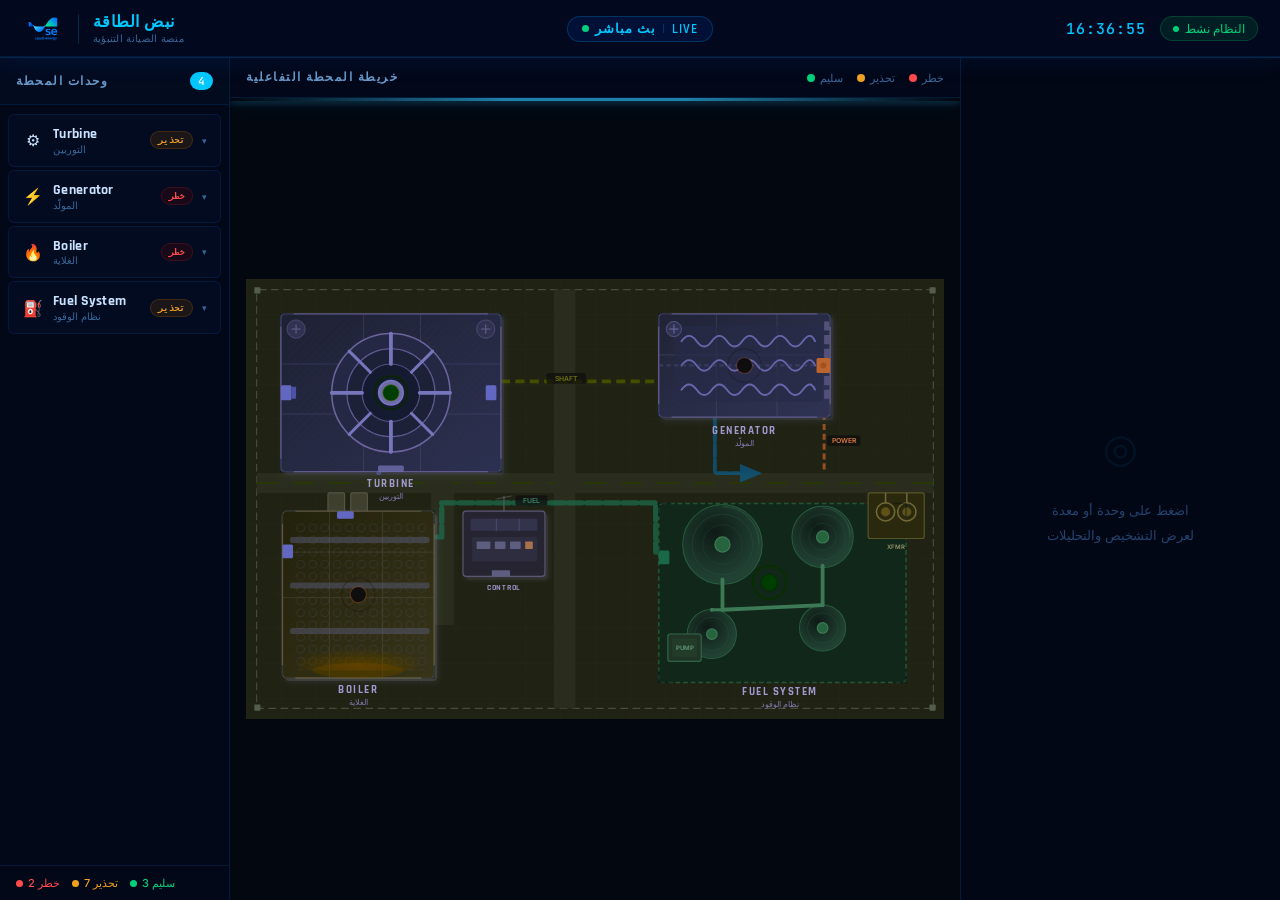
<file: index.html>
<!DOCTYPE html>
<html lang="ar">
<head>
  <meta charset="UTF-8">
  <meta name="viewport" content="width=device-width, initial-scale=1.0">
  <title>نبض الطاقة — منصة الصيانة التنبؤية</title>
  <link rel="preconnect" href="https://fonts.googleapis.com">
  <link rel="preconnect" href="https://fonts.gstatic.com" crossorigin>
  <link href="https://fonts.googleapis.com/css2?family=Rajdhani:wght@400;500;600;700&family=Inter:wght@300;400;500;600&family=JetBrains+Mono:wght@400;500&display=swap" rel="stylesheet">
  <link rel="stylesheet" href="styles.css">
</head>
<body>
  <div class="app-shell">

    <!-- ── TOP BAR ─────────────────────────────────────── -->
    <header class="top-bar">
      <div class="top-bar-left">
        <img src="logo.svg" class="logo-img" alt="نبض الطاقة">
        <div class="logo-divider"></div>
        <div class="logo-label">
          <span class="logo-title">نبض الطاقة</span>
          <span class="logo-sub">منصة الصيانة التنبؤية</span>
        </div>
      </div>
      <div class="top-bar-center">
        <div class="live-indicator">
          <span class="live-dot"></span>
          <span>بث مباشر</span>
          <span class="live-sep">|</span>
          <span>LIVE</span>
        </div>
      </div>
      <div class="top-bar-right">
        <div class="system-time" id="systemTime">00:00:00</div>
        <div class="status-pill">
          <span class="status-dot"></span>
          <span>النظام نشط</span>
        </div>
      </div>
    </header>

    <!-- ── MAIN GRID ────────────────────────────────────── -->
    <main class="main-grid">

      <!-- LEFT: Units Sidebar -->
      <aside class="units-sidebar">
        <div class="sidebar-header">
          <span class="sidebar-title">وحدات المحطة</span>
          <span class="units-badge">4</span>
        </div>
        <div class="units-list" id="unitsList"></div>
        <div class="sidebar-footer">
          <div class="alert-summary" id="alertSummary"></div>
        </div>
      </aside>

      <!-- CENTER: Interactive Plant Map -->
      <section class="map-section">
        <div class="map-header">
          <span class="map-title">خريطة المحطة التفاعلية</span>
          <div class="map-legend">
            <span class="legend-item"><span class="legend-dot low"></span>سليم</span>
            <span class="legend-item"><span class="legend-dot medium"></span>تحذير</span>
            <span class="legend-item"><span class="legend-dot high"></span>خطر</span>
          </div>
        </div>
        <div class="map-container">
          <svg id="plantMap" viewBox="0 0 920 580" xmlns="http://www.w3.org/2000/svg" preserveAspectRatio="xMidYMid meet">
            <defs>
              <!-- Ground texture -->
              <pattern id="groundDot" width="18" height="18" patternUnits="userSpaceOnUse">
                <circle cx="9" cy="9" r="0.6" fill="#d0ccbc" opacity="0.7"/>
              </pattern>
              <!-- Fine grid -->
              <pattern id="gridPat" width="46" height="46" patternUnits="userSpaceOnUse">
                <path d="M 46 0 L 0 0 0 46" fill="none" stroke="#cccabc" stroke-width="0.4"/>
              </pattern>
              <!-- Roof hatch pattern -->
              <pattern id="hatch45" width="7" height="7" patternUnits="userSpaceOnUse" patternTransform="rotate(45)">
                <line x1="0" y1="0" x2="0" y2="7" stroke="#9aa8c0" stroke-width="0.8" opacity="0.25"/>
              </pattern>
              <!-- Boiler tube pattern -->
              <pattern id="tubePat" width="16" height="16" patternUnits="userSpaceOnUse">
                <circle cx="8" cy="8" r="5" fill="none" stroke="#8898b0" stroke-width="1" opacity="0.35"/>
              </pattern>
              <!-- Glow filter -->
              <filter id="glowFilter" x="-60%" y="-60%" width="220%" height="220%">
                <feGaussianBlur stdDeviation="5" result="b"/>
                <feMerge><feMergeNode in="b"/><feMergeNode in="SourceGraphic"/></feMerge>
              </filter>
              <!-- Drop shadow -->
              <filter id="bldShadow" x="-4%" y="-4%" width="112%" height="112%">
                <feDropShadow dx="4" dy="4" stdDeviation="4" flood-color="#8090a8" flood-opacity="0.28"/>
              </filter>
              <!-- Pipe arrow markers -->
              <marker id="arrSteam" markerWidth="7" markerHeight="7" refX="3.5" refY="3.5" orient="auto">
                <path d="M0,1 L6,3.5 L0,6 Z" fill="#5a90d0"/>
              </marker>
              <marker id="arrFuel" markerWidth="7" markerHeight="7" refX="3.5" refY="3.5" orient="auto">
                <path d="M0,1 L6,3.5 L0,6 Z" fill="#5aaa70"/>
              </marker>
              <marker id="arrCool" markerWidth="7" markerHeight="7" refX="3.5" refY="3.5" orient="auto">
                <path d="M0,1 L6,3.5 L0,6 Z" fill="#40b8c8"/>
              </marker>
              <!-- Building gradients -->
              <linearGradient id="turbGrad" x1="0" y1="0" x2="1" y2="1">
                <stop offset="0%" stop-color="#d8e4f4"/><stop offset="100%" stop-color="#b8cce8"/>
              </linearGradient>
              <linearGradient id="genGrad" x1="0" y1="0" x2="1" y2="1">
                <stop offset="0%" stop-color="#d4e0f0"/><stop offset="100%" stop-color="#b4c8e4"/>
              </linearGradient>
              <linearGradient id="boilGrad" x1="0" y1="0" x2="1" y2="1">
                <stop offset="0%" stop-color="#f0e4d0"/><stop offset="100%" stop-color="#d8c8b0"/>
              </linearGradient>
              <linearGradient id="fuelGrad" x1="0" y1="0" x2="1" y2="1">
                <stop offset="0%" stop-color="#d0e8d4"/><stop offset="100%" stop-color="#b4d4b8"/>
              </linearGradient>
              <radialGradient id="tankTop" cx="40%" cy="35%" r="60%">
                <stop offset="0%" stop-color="#e8f4ec"/><stop offset="100%" stop-color="#a8c8b0"/>
              </radialGradient>
              <radialGradient id="flameGlow" cx="50%" cy="80%" r="60%">
                <stop offset="0%" stop-color="#fb923c" stop-opacity="0.5"/>
                <stop offset="100%" stop-color="#fb923c" stop-opacity="0"/>
              </radialGradient>
            </defs>

            <!-- ═══ GROUND ═══ -->
            <rect width="920" height="580" fill="#e8e4d6"/>
            <rect width="920" height="580" fill="url(#groundDot)"/>
            <rect width="920" height="580" fill="url(#gridPat)"/>

            <!-- ═══ PERIMETER BOUNDARY ═══ -->
            <rect x="14" y="14" width="892" height="552" rx="3"
                  fill="none" stroke="#a8a898" stroke-width="1.5" stroke-dasharray="10,6"/>
            <!-- Corner markers -->
            <rect x="11" y="11" width="8" height="8" rx="1" fill="#909080"/>
            <rect x="901" y="11" width="8" height="8" rx="1" fill="#909080"/>
            <rect x="11"  y="561" width="8" height="8" rx="1" fill="#909080"/>
            <rect x="901" y="561" width="8" height="8" rx="1" fill="#909080"/>

            <!-- ═══ ROADS ═══ -->
            <!-- Main horizontal road (between top/bottom units) -->
            <rect x="14" y="256" width="892" height="26" fill="#d8d4c4"/>
            <!-- Center line -->
            <line x1="14" y1="269" x2="906" y2="269" stroke="#c8c418" stroke-width="1.2"
                  stroke-dasharray="28,20" opacity="0.5"/>
            <!-- Main vertical road -->
            <rect x="406" y="14" width="28" height="552" fill="#d8d4c4"/>
            <!-- Boiler-Control connector road -->
            <rect x="244" y="256" width="30" height="200" fill="#d8d4c4"/>

            <!-- ═══ PIPES (drawn behind buildings) ═══ -->
            <!-- STEAM: Boiler → Turbine (blue) -->
            <polyline id="pipe-steam" points="175,255 175,218 195,218 195,195"
                      fill="none" stroke="#5a90d0" stroke-width="7"
                      stroke-linecap="round" stroke-linejoin="round" opacity="0.75"
                      marker-end="url(#arrSteam)"/>
            <!-- Steam pipe label -->
            <rect x="196" y="224" width="42" height="14" rx="3" fill="white" opacity="0.75"/>
            <text x="217" y="234" text-anchor="middle" fill="#4070b0"
                  font-family="Inter" font-size="9" font-weight="600">STEAM</text>

            <!-- SHAFT: Turbine → Generator (gold dashed) -->
            <line id="pipe-shaft" x1="336" y1="135" x2="542" y2="135"
                  stroke="#c8a030" stroke-width="5" stroke-dasharray="12,7" opacity="0.8"/>
            <rect x="396" y="124" width="52" height="14" rx="3" fill="white" opacity="0.75"/>
            <text x="422" y="134" text-anchor="middle" fill="#a07820"
                  font-family="Inter" font-size="9" font-weight="600">SHAFT</text>

            <!-- FUEL: Fuel System → Boiler (green) -->
            <polyline id="pipe-fuel" points="618,360 540,360 540,295 258,295 258,340 175,340"
                      fill="none" stroke="#5aaa70" stroke-width="7"
                      stroke-linecap="round" stroke-linejoin="round" opacity="0.75"
                      marker-end="url(#arrFuel)"/>
            <rect x="355" y="285" width="42" height="14" rx="3" fill="white" opacity="0.75"/>
            <text x="376" y="295" text-anchor="middle" fill="#3a8050"
                  font-family="Inter" font-size="9" font-weight="600">FUEL</text>

            <!-- COOLING: Generator → drain (cyan) -->
            <polyline id="pipe-cool" points="618,178 618,256 668,256"
                      fill="none" stroke="#40b8c8" stroke-width="5"
                      stroke-linecap="round" stroke-linejoin="round" opacity="0.7"
                      marker-end="url(#arrCool)"/>

            <!-- POWER OUT: Generator → grid (red dashed) -->
            <line id="pipe-power" x1="762" y1="178" x2="762" y2="256"
                  stroke="#e05040" stroke-width="4" stroke-dasharray="8,5" opacity="0.7"/>
            <rect x="766" y="206" width="44" height="14" rx="3" fill="white" opacity="0.75"/>
            <text x="788" y="216" text-anchor="middle" fill="#c03020"
                  font-family="Inter" font-size="9" font-weight="600">POWER</text>

            <!-- ═══ TURBINE BUILDING ═══ -->
            <g id="unit-bg-turbine">
              <!-- Shadow -->
              <rect x="50" y="50" width="290" height="208" rx="5" fill="#8898b8" opacity="0.18"/>
              <!-- Body -->
              <rect x="46" y="46" width="290" height="208" rx="5"
                    fill="url(#turbGrad)" stroke="#7888b8" stroke-width="1.8"
                    filter="url(#bldShadow)"/>
              <!-- Roof hatch -->
              <rect x="56" y="56" width="270" height="188" rx="3" fill="url(#hatch45)"/>
              <!-- Structural grid lines -->
              <line x1="46"  y1="112" x2="336" y2="112" stroke="#7888b8" stroke-width="0.8" opacity="0.5"/>
              <line x1="46"  y1="178" x2="336" y2="178" stroke="#7888b8" stroke-width="0.8" opacity="0.5"/>
              <line x1="155" y1="46"  x2="155" y2="254" stroke="#7888b8" stroke-width="0.8" opacity="0.5"/>
              <line x1="230" y1="46"  x2="230" y2="254" stroke="#7888b8" stroke-width="0.8" opacity="0.5"/>
              <!-- TURBINE ROTOR (top view) -->
              <!-- Outer casing -->
              <circle cx="191" cy="150" r="78" fill="#c8d8f0" stroke="#6878b0" stroke-width="2"/>
              <!-- Mid ring -->
              <circle cx="191" cy="150" r="58" fill="#d4e4f8" stroke="#7888c0" stroke-width="1.5"/>
              <!-- Inner ring -->
              <circle cx="191" cy="150" r="38" fill="#dceeff" stroke="#8898cc" stroke-width="1.5"/>
              <!-- Hub -->
              <circle cx="191" cy="150" r="16" fill="#5870a8" stroke="#4060a0" stroke-width="2.5"/>
              <circle cx="191" cy="150" r="8"  fill="#7888c0"/>
              <!-- Blades (8 blades) -->
              <line x1="191" y1="72"  x2="191" y2="112" stroke="#4060a0" stroke-width="5" stroke-linecap="round"/>
              <line x1="191" y1="188" x2="191" y2="228" stroke="#4060a0" stroke-width="5" stroke-linecap="round"/>
              <line x1="113" y1="150" x2="153" y2="150" stroke="#4060a0" stroke-width="5" stroke-linecap="round"/>
              <line x1="229" y1="150" x2="269" y2="150" stroke="#4060a0" stroke-width="5" stroke-linecap="round"/>
              <line x1="136" y1="95"  x2="164" y2="123" stroke="#4060a0" stroke-width="4" stroke-linecap="round"/>
              <line x1="218" y1="177" x2="246" y2="205" stroke="#4060a0" stroke-width="4" stroke-linecap="round"/>
              <line x1="246" y1="95"  x2="218" y2="123" stroke="#4060a0" stroke-width="4" stroke-linecap="round"/>
              <line x1="164" y1="177" x2="136" y2="205" stroke="#4060a0" stroke-width="4" stroke-linecap="round"/>
              <!-- Steam inlet port (left wall) -->
              <rect x="46" y="140" width="14" height="20" rx="2" fill="#4878c8"/>
              <rect x="60" y="142" width="6"  height="16" rx="1" fill="#6898e0"/>
              <!-- Steam outlet port (right wall) -->
              <rect x="316" y="140" width="14" height="20" rx="2" fill="#4878c8"/>
              <!-- Access door (bottom) -->
              <rect x="174" y="246" width="34" height="8" rx="2" fill="#4060a0" opacity="0.7"/>
              <!-- Ventilation fans (corners) -->
              <circle cx="66"  cy="66"  r="12" fill="#b8c8e4" stroke="#8898c0" stroke-width="1"/>
              <line x1="60" y1="66" x2="72" y2="66" stroke="#7888b0" stroke-width="1.5"/>
              <line x1="66" y1="60" x2="66" y2="72" stroke="#7888b0" stroke-width="1.5"/>
              <circle cx="316" cy="66"  r="12" fill="#b8c8e4" stroke="#8898c0" stroke-width="1"/>
              <line x1="310" y1="66" x2="322" y2="66" stroke="#7888b0" stroke-width="1.5"/>
              <line x1="316" y1="60" x2="316" y2="72" stroke="#7888b0" stroke-width="1.5"/>
            </g>
            <!-- Turbine label -->
            <text x="191" y="274" text-anchor="middle" fill="#1a2a60"
                  font-family="Rajdhani" font-size="14" font-weight="700" letter-spacing="2">TURBINE</text>
            <text x="191" y="290" text-anchor="middle" fill="#4a5a90"
                  font-family="Inter" font-size="10">التوربين</text>

            <!-- ═══ GENERATOR BUILDING ═══ -->
            <g id="unit-bg-generator">
              <!-- Shadow -->
              <rect x="548" y="50" width="226" height="136" rx="5" fill="#8898b8" opacity="0.18"/>
              <!-- Body -->
              <rect x="544" y="46" width="226" height="136" rx="5"
                    fill="url(#genGrad)" stroke="#7888b8" stroke-width="1.8"
                    filter="url(#bldShadow)"/>
              <!-- Roof hatch -->
              <rect x="554" y="56" width="206" height="116" rx="3" fill="url(#hatch45)"/>
              <!-- Structural lines -->
              <line x1="544" y1="100" x2="770" y2="100" stroke="#7888b8" stroke-width="0.8" opacity="0.5"/>
              <line x1="620" y1="46"  x2="620" y2="182" stroke="#7888b8" stroke-width="0.8" opacity="0.5"/>
              <line x1="700" y1="46"  x2="700" y2="182" stroke="#7888b8" stroke-width="0.8" opacity="0.5"/>
              <!-- GENERATOR COIL symbol -->
              <rect x="564" y="62" width="196" height="100" rx="4" fill="#c4d8f0" opacity="0.6"/>
              <!-- Stator coil waves -->
              <path d="M574,82 Q584,68 594,82 Q604,96 614,82 Q624,68 634,82 Q644,96 654,82 Q664,68 674,82 Q684,96 694,82 Q704,68 714,82 Q724,96 734,82 Q744,68 750,82"
                    fill="none" stroke="#5878b8" stroke-width="2.5" stroke-linecap="round"/>
              <path d="M574,114 Q584,100 594,114 Q604,128 614,114 Q624,100 634,114 Q644,128 654,114 Q664,100 674,114 Q684,128 694,114 Q704,100 714,114 Q724,128 734,114 Q744,100 750,114"
                    fill="none" stroke="#5878b8" stroke-width="2.5" stroke-linecap="round"/>
              <path d="M574,146 Q584,132 594,146 Q604,160 614,146 Q624,132 634,146 Q644,160 654,146 Q664,132 674,146 Q684,160 694,146 Q704,132 714,146 Q724,160 734,146 Q744,132 750,146"
                    fill="none" stroke="#5878b8" stroke-width="2.5" stroke-linecap="round"/>
              <!-- Rotor center shaft -->
              <line x1="544" y1="114" x2="770" y2="114" stroke="#90a8d0" stroke-width="3" stroke-dasharray="6,4" opacity="0.5"/>
              <!-- Cooling fins (right side) -->
              <rect x="762" y="56"  width="8" height="12" rx="1" fill="#8898c0"/>
              <rect x="762" y="74"  width="8" height="12" rx="1" fill="#8898c0"/>
              <rect x="762" y="92"  width="8" height="12" rx="1" fill="#8898c0"/>
              <rect x="762" y="110" width="8" height="12" rx="1" fill="#8898c0"/>
              <rect x="762" y="128" width="8" height="12" rx="1" fill="#8898c0"/>
              <rect x="762" y="146" width="8" height="12" rx="1" fill="#8898c0"/>
              <!-- Ventilation fans -->
              <circle cx="564" cy="66"  r="10" fill="#b4c8e4" stroke="#7888b8" stroke-width="1"/>
              <line x1="558" y1="66" x2="570" y2="66" stroke="#6878a8" stroke-width="1.5"/>
              <line x1="564" y1="60" x2="564" y2="72" stroke="#6878a8" stroke-width="1.5"/>
              <!-- Power output terminal -->
              <rect x="752" y="104" width="18" height="20" rx="2" fill="#d05040"/>
              <circle cx="761" cy="114" r="4" fill="#e87060"/>
            </g>
            <!-- Generator label -->
            <text x="657" y="204" text-anchor="middle" fill="#1a2a60"
                  font-family="Rajdhani" font-size="14" font-weight="700" letter-spacing="2">GENERATOR</text>
            <text x="657" y="220" text-anchor="middle" fill="#4a5a90"
                  font-family="Inter" font-size="10">المولّد</text>

            <!-- ═══ BOILER BUILDING ═══ -->
            <g id="unit-bg-boiler">
              <!-- Chimney stacks (behind main building) -->
              <rect x="108" y="282" width="22" height="26" rx="2" fill="#c0b8a8" stroke="#a0988a" stroke-width="1.5"/>
              <rect x="138" y="282" width="22" height="26" rx="2" fill="#c0b8a8" stroke="#a0988a" stroke-width="1.5"/>
              <!-- Shadow -->
              <rect x="52" y="310" width="200" height="220" rx="5" fill="#9090788" opacity="0.15"/>
              <!-- Body -->
              <rect x="48" y="306" width="200" height="220" rx="5"
                    fill="url(#boilGrad)" stroke="#a09080" stroke-width="1.8"
                    filter="url(#bldShadow)"/>
              <!-- Roof hatch -->
              <rect x="58" y="316" width="180" height="200" rx="3" fill="url(#hatch45)"/>
              <!-- Structural lines -->
              <line x1="48"  y1="360" x2="248" y2="360" stroke="#a09080" stroke-width="0.8" opacity="0.6"/>
              <line x1="48"  y1="420" x2="248" y2="420" stroke="#a09080" stroke-width="0.8" opacity="0.6"/>
              <line x1="110" y1="306" x2="110" y2="526" stroke="#a09080" stroke-width="0.8" opacity="0.6"/>
              <line x1="180" y1="306" x2="180" y2="526" stroke="#a09080" stroke-width="0.8" opacity="0.6"/>
              <!-- BOILER tube bundles (top view) -->
              <rect x="62" y="320" width="176" height="196" rx="2" fill="url(#tubePat)"/>
              <!-- Header pipes (horizontal) -->
              <rect x="58" y="340" width="184" height="8" rx="3" fill="#8090a8" opacity="0.5"/>
              <rect x="58" y="400" width="184" height="8" rx="3" fill="#8090a8" opacity="0.5"/>
              <rect x="58" y="460" width="184" height="8" rx="3" fill="#8090a8" opacity="0.5"/>
              <!-- Furnace zone (bottom) -->
              <rect x="70" y="480" width="156" height="36" rx="3" fill="url(#flameGlow)"/>
              <ellipse cx="148" cy="516" rx="60" ry="10" fill="#fb923c" opacity="0.3"/>
              <!-- Feed water inlet -->
              <rect x="48" y="350" width="14" height="18" rx="2" fill="#4878c8"/>
              <!-- Steam outlet (top) -->
              <rect x="120" y="306" width="22" height="10" rx="2" fill="#4878c8"/>
            </g>
            <!-- Boiler label -->
            <text x="148" y="546" text-anchor="middle" fill="#1a2a60"
                  font-family="Rajdhani" font-size="14" font-weight="700" letter-spacing="2">BOILER</text>
            <text x="148" y="562" text-anchor="middle" fill="#4a5a90"
                  font-family="Inter" font-size="10">الغلاية</text>

            <!-- ═══ FUEL SYSTEM (TANK FARM) ═══ -->
            <g id="unit-bg-fuelSystem">
              <!-- Bund wall / containment -->
              <rect x="544" y="296" width="326" height="236" rx="5"
                    fill="#d4e8d4" stroke="#88b888" stroke-width="2" stroke-dasharray="6,4"/>
              <!-- Tank A (large) - top view -->
              <circle cx="628" cy="350" r="52" fill="#c0d8c0" stroke="#70a870" stroke-width="2"/>
              <circle cx="628" cy="350" r="52" fill="url(#tankTop)"/>
              <circle cx="628" cy="350" r="40" fill="none" stroke="#90b890" stroke-width="1" opacity="0.6"/>
              <circle cx="628" cy="350" r="26" fill="none" stroke="#90b890" stroke-width="1" opacity="0.4"/>
              <circle cx="628" cy="350" r="10" fill="#70a870" stroke="#508850" stroke-width="1.5"/>
              <!-- Tank shadow lines -->
              <path d="M628,300 A48,48 0 0,1 676,350" fill="none" stroke="#508850" stroke-width="1.5" opacity="0.3"/>
              <!-- Tank B (medium) -->
              <circle cx="760" cy="340" r="40" fill="#c0d8c0" stroke="#70a870" stroke-width="2"/>
              <circle cx="760" cy="340" r="40" fill="url(#tankTop)"/>
              <circle cx="760" cy="340" r="30" fill="none" stroke="#90b890" stroke-width="1" opacity="0.5"/>
              <circle cx="760" cy="340" r="18" fill="none" stroke="#90b890" stroke-width="1" opacity="0.4"/>
              <circle cx="760" cy="340" r="8"  fill="#70a870" stroke="#508850" stroke-width="1.5"/>
              <path d="M760,302 A36,36 0 0,1 796,340" fill="none" stroke="#508850" stroke-width="1.5" opacity="0.3"/>
              <!-- Tank C (small, bottom-left) -->
              <circle cx="614" cy="468" r="32" fill="#c0d8c0" stroke="#70a870" stroke-width="2"/>
              <circle cx="614" cy="468" r="32" fill="url(#tankTop)"/>
              <circle cx="614" cy="468" r="22" fill="none" stroke="#90b890" stroke-width="1" opacity="0.5"/>
              <circle cx="614" cy="468" r="7"  fill="#70a870" stroke="#508850" stroke-width="1.5"/>
              <!-- Tank D (small, bottom-right) -->
              <circle cx="760" cy="460" r="30" fill="#c0d8c0" stroke="#70a870" stroke-width="2"/>
              <circle cx="760" cy="460" r="30" fill="url(#tankTop)"/>
              <circle cx="760" cy="460" r="20" fill="none" stroke="#90b890" stroke-width="1" opacity="0.5"/>
              <circle cx="760" cy="460" r="7"  fill="#70a870" stroke="#508850" stroke-width="1.5"/>
              <!-- Tank pipe manifold -->
              <line x1="628" y1="396" x2="628" y2="436" stroke="#508850" stroke-width="5" stroke-linecap="round"/>
              <line x1="628" y1="436" x2="760" y2="430" stroke="#508850" stroke-width="5" stroke-linecap="round"/>
              <line x1="760" y1="378" x2="760" y2="430" stroke="#508850" stroke-width="5" stroke-linecap="round"/>
              <line x1="614" y1="436" x2="614" y2="436" stroke="#508850" stroke-width="5" stroke-linecap="round"/>
              <line x1="628" y1="436" x2="614" y2="436" stroke="#508850" stroke-width="4" stroke-linecap="round"/>
              <line x1="760" y1="430" x2="760" y2="430" stroke="#508850" stroke-width="4" stroke-linecap="round"/>
              <!-- Pump house -->
              <rect x="556" y="468" width="44" height="36" rx="3"
                    fill="#c4d4c0" stroke="#70a070" stroke-width="1.5"/>
              <rect x="562" y="474" width="32" height="24" rx="2" fill="#b0c8ac" opacity="0.7"/>
              <text x="578" y="489" text-anchor="middle" fill="#2a5a30"
                    font-family="Inter" font-size="8" font-weight="600">PUMP</text>
              <!-- Fuel outlet to boiler -->
              <rect x="544" y="358" width="14" height="18" rx="2" fill="#5aaa70"/>
            </g>
            <!-- Fuel System label -->
            <text x="704" y="548" text-anchor="middle" fill="#1a2a60"
                  font-family="Rajdhani" font-size="14" font-weight="700" letter-spacing="2">FUEL SYSTEM</text>
            <text x="704" y="564" text-anchor="middle" fill="#4a5a90"
                  font-family="Inter" font-size="10">نظام الوقود</text>

            <!-- ═══ CONTROL ROOM ═══ -->
            <g>
              <!-- Shadow -->
              <rect x="290" y="310" width="108" height="86" rx="4" fill="#909090" opacity="0.15"/>
              <!-- Body -->
              <rect x="286" y="306" width="108" height="86" rx="4"
                    fill="#d8dce8" stroke="#8890b0" stroke-width="1.5"
                    filter="url(#bldShadow)"/>
              <!-- Windows row -->
              <rect x="296" y="316" width="88" height="16" rx="2" fill="#a8b8d8" opacity="0.6"/>
              <line x1="330" y1="316" x2="330" y2="332" stroke="#8898c0" stroke-width="1"/>
              <line x1="360" y1="316" x2="360" y2="332" stroke="#8898c0" stroke-width="1"/>
              <!-- Control panels -->
              <rect x="298" y="340" width="86" height="32" rx="2" fill="#c4cce0" opacity="0.7"/>
              <rect x="304" y="346" width="18" height="10" rx="1" fill="#7888a8"/>
              <rect x="328" y="346" width="14" height="10" rx="1" fill="#7888a8"/>
              <rect x="348" y="346" width="14" height="10" rx="1" fill="#7888a8"/>
              <rect x="368" y="346" width="10" height="10" rx="1" fill="#a05040"/>
              <!-- Entry door -->
              <rect x="324" y="384" width="24" height="8" rx="1" fill="#7888a8"/>
              <!-- Antenna -->
              <line x1="340" y1="306" x2="340" y2="286" stroke="#909090" stroke-width="1.5"/>
              <line x1="330" y1="290" x2="350" y2="286" stroke="#909090" stroke-width="1"/>
              <text x="340" y="410" text-anchor="middle" fill="#2a3a6a"
                    font-family="Rajdhani" font-size="11" font-weight="700" letter-spacing="1">CONTROL</text>
            </g>

            <!-- ═══ TRANSFORMER YARD ═══ -->
            <g>
              <rect x="820" y="282" width="74" height="60" rx="3"
                    fill="#e8d8c0" stroke="#b09870" stroke-width="1.5"/>
              <!-- Transformer symbols -->
              <circle cx="843" cy="307" r="12" fill="none" stroke="#9a7850" stroke-width="2"/>
              <circle cx="843" cy="307" r="6"  fill="#c09868"/>
              <circle cx="871" cy="307" r="12" fill="none" stroke="#9a7850" stroke-width="2"/>
              <circle cx="871" cy="307" r="6"  fill="#c09868"/>
              <line x1="843" y1="282" x2="843" y2="296" stroke="#9a7850" stroke-width="2"/>
              <line x1="871" y1="282" x2="871" y2="296" stroke="#9a7850" stroke-width="2"/>
              <text x="857" y="356" text-anchor="middle" fill="#5a4020"
                    font-family="Inter" font-size="8" font-weight="600">XFMR</text>
            </g>

            <!-- ═══ HUD CORNER BRACKETS (Digital Twin overlay) ═══ -->
            <g id="hudCorners">
              <!-- TURBINE zone  46,46 → 336,254 -->
              <path class="hud-corner" d="M 46,62 L 46,46 L 62,46"/>
              <path class="hud-corner" d="M 320,46 L 336,46 L 336,62"/>
              <path class="hud-corner" d="M 46,238 L 46,254 L 62,254"/>
              <path class="hud-corner" d="M 320,254 L 336,254 L 336,238"/>
              <!-- GENERATOR zone  544,46 → 770,182 -->
              <path class="hud-corner" d="M 544,62 L 544,46 L 560,46"/>
              <path class="hud-corner" d="M 754,46 L 770,46 L 770,62"/>
              <path class="hud-corner" d="M 544,166 L 544,182 L 560,182"/>
              <path class="hud-corner" d="M 754,182 L 770,182 L 770,166"/>
              <!-- BOILER zone  48,306 → 248,526 -->
              <path class="hud-corner" d="M 48,322 L 48,306 L 64,306"/>
              <path class="hud-corner" d="M 232,306 L 248,306 L 248,322"/>
              <path class="hud-corner" d="M 48,510 L 48,526 L 64,526"/>
              <path class="hud-corner" d="M 232,526 L 248,526 L 248,510"/>
              <!-- FUEL SYSTEM zone  544,296 → 870,532 -->
              <path class="hud-corner" d="M 544,312 L 544,296 L 560,296"/>
              <path class="hud-corner" d="M 854,296 L 870,296 L 870,312"/>
              <path class="hud-corner" d="M 544,516 L 544,532 L 560,532"/>
              <path class="hud-corner" d="M 854,532 L 870,532 L 870,516"/>
            </g>

            <!-- ═══ HOTSPOTS (top layer, always visible) ═══ -->

            <!-- TURBINE hotspot -->
            <g id="hs-turbine" class="hotspot-group" data-unit="turbine"
               tabindex="0" role="button" aria-label="التوربين">
              <circle class="hs-ring" cx="191" cy="150" r="22" fill="none" stroke-width="2" opacity="0.25"/>
              <circle class="hs-core" cx="191" cy="150" r="10" stroke-width="2.5"/>
              <circle class="hs-ping" cx="191" cy="150" r="10" fill="none" stroke-width="2" opacity="0"/>
            </g>

            <!-- GENERATOR hotspot -->
            <g id="hs-generator" class="hotspot-group" data-unit="generator"
               tabindex="0" role="button" aria-label="المولّد">
              <circle class="hs-ring" cx="657" cy="114" r="22" fill="none" stroke-width="2" opacity="0.25"/>
              <circle class="hs-core" cx="657" cy="114" r="10" stroke-width="2.5"/>
              <circle class="hs-ping" cx="657" cy="114" r="10" fill="none" stroke-width="2" opacity="0"/>
            </g>

            <!-- BOILER hotspot -->
            <g id="hs-boiler" class="hotspot-group" data-unit="boiler"
               tabindex="0" role="button" aria-label="الغلاية">
              <circle class="hs-ring" cx="148" cy="416" r="22" fill="none" stroke-width="2" opacity="0.25"/>
              <circle class="hs-core" cx="148" cy="416" r="10" stroke-width="2.5"/>
              <circle class="hs-ping" cx="148" cy="416" r="10" fill="none" stroke-width="2" opacity="0"/>
            </g>

            <!-- FUEL SYSTEM hotspot -->
            <g id="hs-fuelSystem" class="hotspot-group" data-unit="fuelSystem"
               tabindex="0" role="button" aria-label="نظام الوقود">
              <circle class="hs-ring" cx="690" cy="400" r="22" fill="none" stroke-width="2" opacity="0.25"/>
              <circle class="hs-core" cx="690" cy="400" r="10" stroke-width="2.5"/>
              <circle class="hs-ping" cx="690" cy="400" r="10" fill="none" stroke-width="2" opacity="0"/>
            </g>
          </svg>
        </div>
      </section>

      <!-- RIGHT: Diagnostic Detail Panel -->
      <aside class="detail-panel" id="detailPanel">
        <div class="detail-empty" id="detailEmpty">
          <div class="empty-icon">◎</div>
          <p>اضغط على وحدة أو معدة<br>لعرض التشخيص والتحليلات</p>
        </div>
        <div class="detail-content hidden" id="detailContent"></div>
      </aside>

    </main>
  </div>

  <script src="app.js"></script>
</body>
</html>
</file>
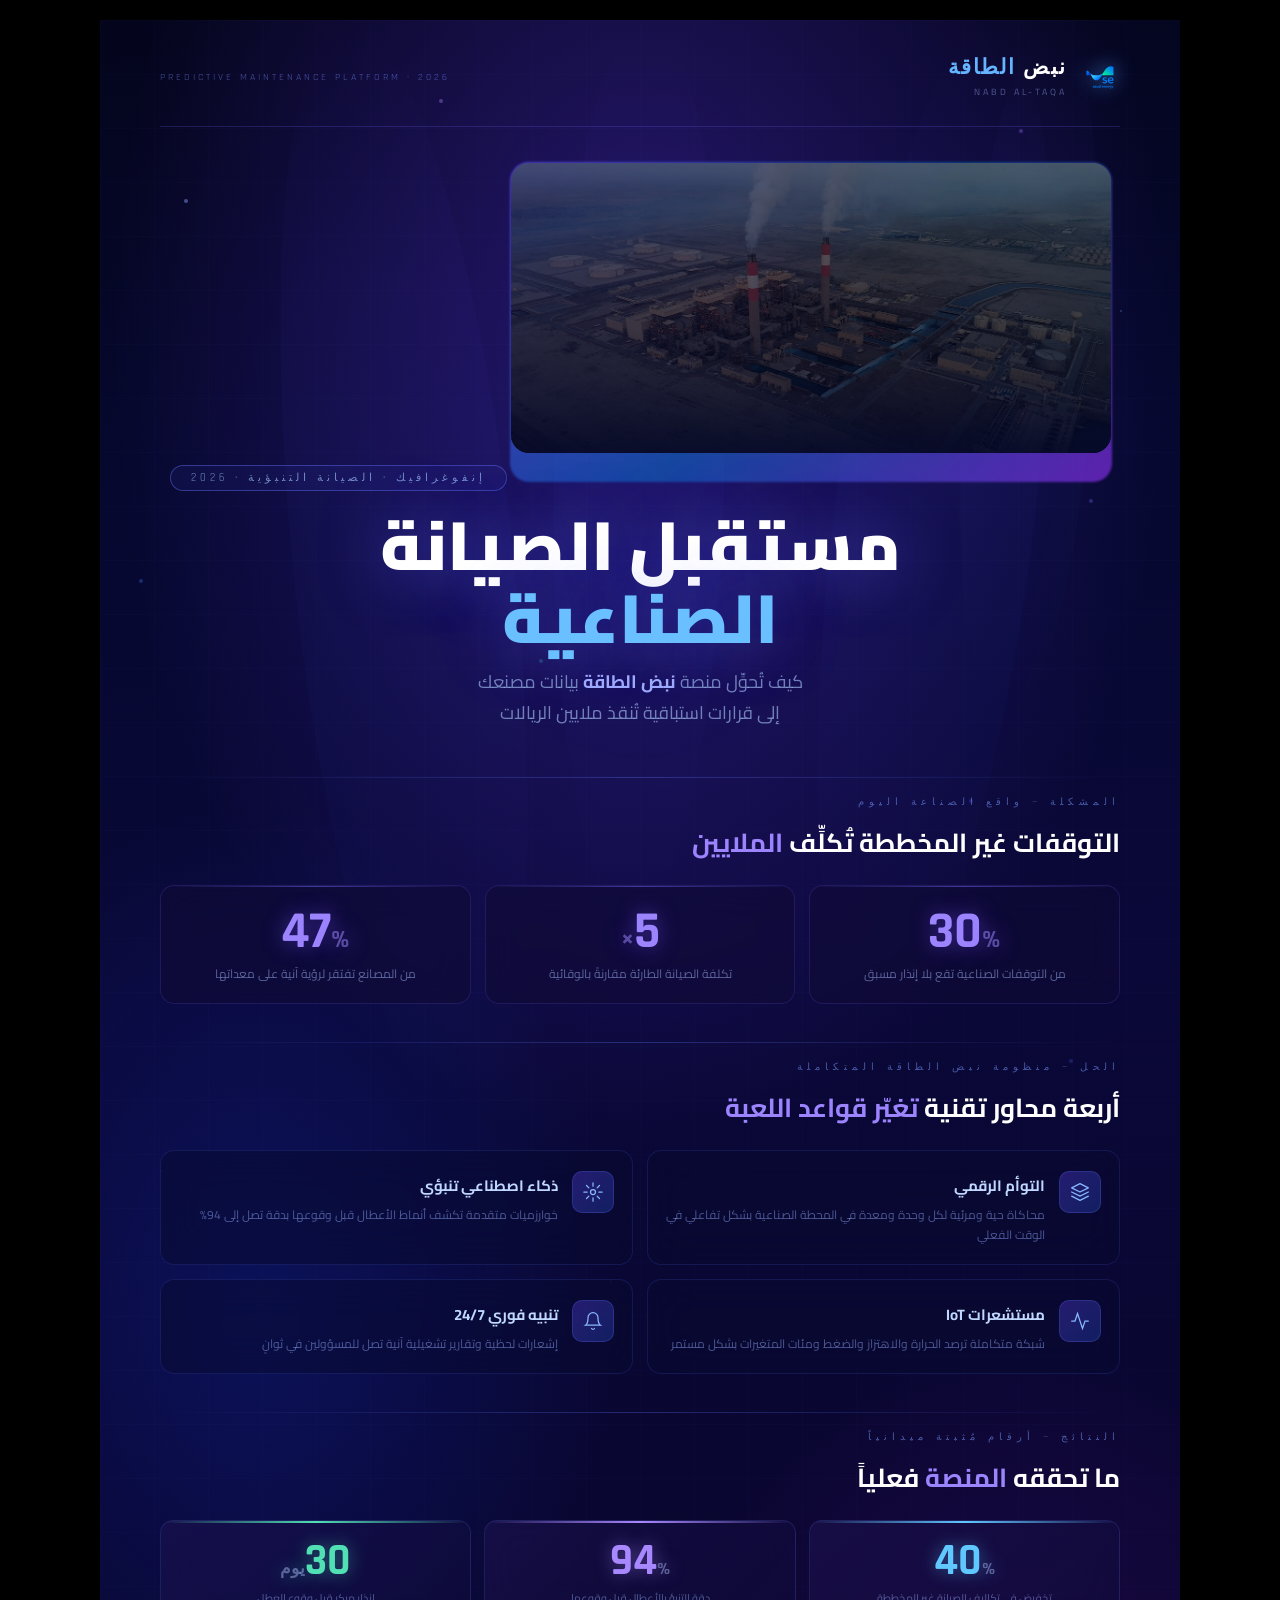
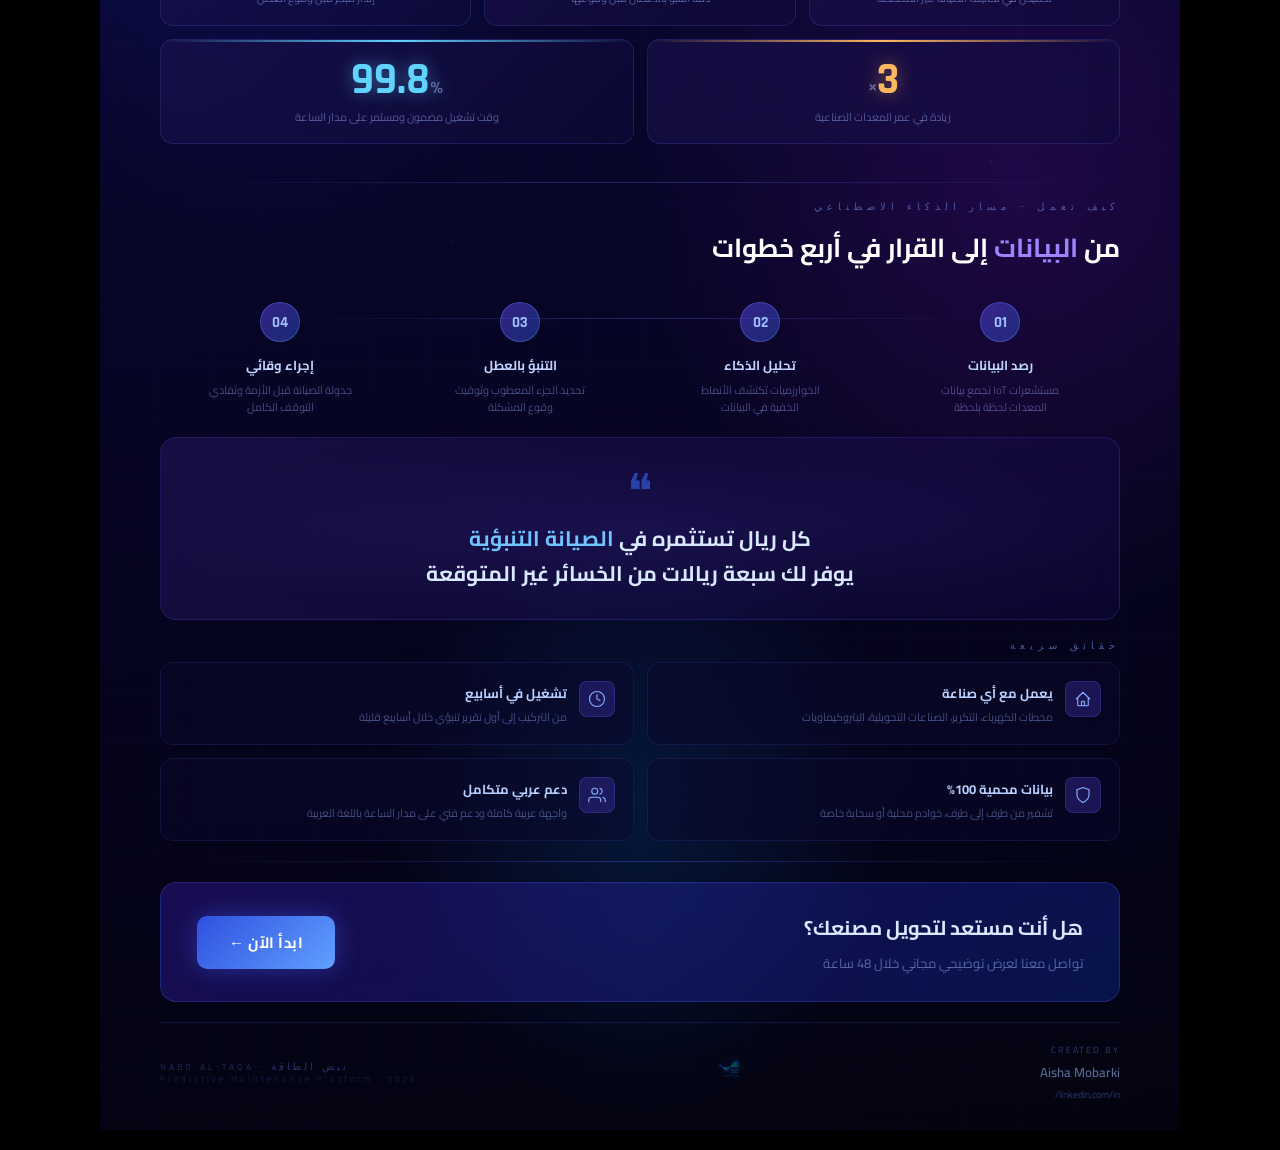
<file: infographic.html>
<!DOCTYPE html>
<html dir="rtl" lang="ar">
<head>
<meta charset="UTF-8">
<title>نبض الطاقة — إنفوغرافيك</title>
<link href="https://fonts.googleapis.com/css2?family=Cairo:wght@300;400;600;700;900&family=Rajdhani:wght@500;700&display=swap" rel="stylesheet">
<style>

/* ── RESET + PRINT ──────────────────────────────────── */
*,*::before,*::after{margin:0;padding:0;box-sizing:border-box;}
@page{size:1080px 1920px portrait;margin:0;}
@media print{
  html,body{width:1080px;padding:0;}
  .canvas{-webkit-print-color-adjust:exact;print-color-adjust:exact;}
}
body{
  background:#000;display:flex;justify-content:center;
  padding:20px 0;font-family:'Cairo',sans-serif;
}

/* ── CANVAS  1080 × 1920 ───────────────────────────── */
.canvas{
  width:1080px;min-height:1920px;
  position:relative;overflow:hidden;
}

/* ══════════════ BACKGROUNDS ══════════════ */

/* 01 — deep gradient base */
.bg-base{
  position:absolute;inset:0;z-index:0;
  background:linear-gradient(175deg,
    #04051c 0%,
    #060830 18%,
    #0a0838 36%,
    #090630 56%,
    #060420 76%,
    #030310 100%);
}

/* 02 — radial glows */
.bg-glow{
  position:absolute;inset:0;z-index:1;
  background:
    radial-gradient(ellipse 72% 44% at 50% 12%, rgba(88,48,220,.38) 0%, transparent 68%),
    radial-gradient(ellipse 55% 32% at 15% 48%, rgba(20,60,240,.2)  0%, transparent 60%),
    radial-gradient(ellipse 60% 28% at 85% 65%, rgba(140,20,200,.18) 0%, transparent 58%),
    radial-gradient(ellipse 45% 22% at 50% 88%, rgba(0,140,255,.14)  0%, transparent 52%);
}

/* 03 — cinematic light rays */
.bg-rays{
  position:absolute;inset:0;z-index:2;pointer-events:none;overflow:hidden;
}
.ray{
  position:absolute;top:0;border-radius:50%;
  background:linear-gradient(to bottom,
    rgba(90,70,240,0) 0%,
    rgba(90,70,240,.045) 25%,
    rgba(60,100,255,.032) 60%,
    rgba(90,70,240,0) 100%);
}
.ray:nth-child(1){left:18%;width:220px;height:1100px;transform:rotate(-6deg);}
.ray:nth-child(2){left:42%;width:170px;height:900px; transform:rotate( 1deg);}
.ray:nth-child(3){left:68%;width:200px;height:1000px;transform:rotate( 7deg);}
.ray:nth-child(4){left:80%;width:130px;height:700px; transform:rotate( 4deg);}

/* 04 — ultra-fine grid */
.bg-grid{
  position:absolute;inset:0;z-index:3;pointer-events:none;opacity:.019;
  background:
    linear-gradient(rgba(100,120,255,1) 1px,transparent 1px),
    linear-gradient(90deg,rgba(100,120,255,1) 1px,transparent 1px);
  background-size:54px 54px;
}

/* 05 — particle constellation */
.bg-pts{
  position:absolute;inset:0;z-index:4;pointer-events:none;
}
.bg-pts::before{
  content:'';position:absolute;width:2px;height:2px;border-radius:50%;
  background:transparent;top:0;left:0;
  box-shadow:
    /* top zone */
    85px  180px 0 1px rgba(140,160,255,.45),
    340px  80px 0 1px rgba(180,140,255,.35),
    670px 220px 0 1px rgba(80,200,255,.40),
    920px 110px 0 1px rgba(140,100,255,.38),
    1020px 290px 0 0px rgba(100,180,255,.30),
    /* mid zone */
    40px  560px 0 1px rgba(80,140,255,.28),
    990px 480px 0 1px rgba(120,100,255,.32),
    440px 640px 0 1px rgba(60,200,200,.25),
    760px 410px 0 1px rgba(160,80,255,.28),
    200px 870px 0 0px rgba(80,160,255,.22),
    /* lower zone */
    870px 780px 0 1px rgba(100,80,255,.28),
    60px 1150px 0 0px rgba(80,160,255,.20),
    970px 1040px 0 1px rgba(80,120,255,.22),
    510px 1260px 0 0px rgba(60,180,255,.18),
    710px 1520px 0 0px rgba(100,100,255,.18),
    160px 1650px 0 1px rgba(80,140,255,.16),
    890px 1740px 0 0px rgba(120,80,255,.18),
    350px 1820px 0 0px rgba(100,120,255,.14);
}

/* ══════════════ LAYOUT ══════════════ */
.content{
  position:relative;z-index:10;
  min-height:1920px;
  display:flex;flex-direction:column;
  padding:0 60px;
}

/* ── HEADER ─────────────────────────────────────── */
.hdr{
  display:flex;justify-content:space-between;align-items:center;
  padding:34px 0 26px;
  border-bottom:1px solid rgba(110,100,255,.22);
  flex-shrink:0;
}
.hdr-logo{display:flex;align-items:center;gap:13px;}
.hdr-logo img{width:40px;height:40px;object-fit:contain;
  filter:drop-shadow(0 0 10px rgba(80,160,255,.9));}
.hdr-text-main{font-family:'Rajdhani',sans-serif;font-size:21px;font-weight:700;
  color:#fff;letter-spacing:2px;}
.hdr-text-main span{color:#64b4ff;}
.hdr-text-sub{font-size:9px;color:rgba(160,180,255,.45);letter-spacing:3px;margin-top:2px;}
.hdr-right{font-family:'Rajdhani',sans-serif;font-size:10px;letter-spacing:3px;
  color:rgba(120,140,255,.55);}

/* ── HERO ─────────────────────────────────────── */
.hero{flex-shrink:0;position:relative;padding:36px 0 30px;text-align:center;}

/* image frame */
.hero-frame{
  width:600px;height:290px;
  margin:0 auto 28px;
  position:relative;border-radius:18px;overflow:hidden;
}
.hero-frame img{
  width:100%;height:100%;object-fit:cover;object-position:center 30%;
  filter:saturate(1.15) brightness(.68) contrast(1.12);
}
/* blend overlay */
.hero-frame::after{
  content:'';position:absolute;inset:0;
  background:
    linear-gradient(to bottom,rgba(5,8,40,.05) 0%,rgba(5,8,40,.55) 72%,rgba(5,8,40,.92) 100%),
    linear-gradient(130deg,rgba(80,50,200,.22) 0%,transparent 55%);
}
/* glow border */
.hero-frame-glow{
  position:absolute;inset:-1px;
  border-radius:19px;z-index:-1;
  background:linear-gradient(135deg,rgba(100,80,255,.7),rgba(0,160,255,.35),rgba(150,50,255,.6));
  filter:blur(1px);
}

.hero-eyebrow{
  display:inline-block;padding:5px 20px;
  border:1px solid rgba(100,120,255,.4);border-radius:100px;
  font-size:11px;letter-spacing:4px;
  color:rgba(160,200,255,.65);font-family:'Rajdhani',sans-serif;
  background:rgba(60,70,200,.1);margin-bottom:16px;
}
.hero-h1{
  font-size:68px;font-weight:900;line-height:1.08;color:#fff;
  text-shadow:0 0 60px rgba(100,110,255,.5);margin-bottom:10px;
}
.hero-h1 em{color:#6ac0ff;font-style:normal;}
.hero-p{
  font-size:18px;color:rgba(175,205,255,.6);line-height:1.75;
  max-width:820px;margin:0 auto;
}

/* ── SEPARATOR ────────────────────────────────── */
.sep{
  flex-shrink:0;height:1px;
  background:linear-gradient(90deg,transparent,rgba(100,120,255,.3),transparent);
  margin:18px 0;
}

/* ── SECTION CHROME ──────────────────────────── */
.s-label{
  font-family:'Rajdhani',sans-serif;font-size:10px;letter-spacing:5px;
  color:rgba(120,155,255,.55);text-transform:uppercase;margin-bottom:10px;
}
.s-title{font-size:26px;font-weight:700;color:#fff;margin-bottom:18px;}
.s-title em{color:#9d84ff;font-style:normal;}

/* ── PROBLEM CARDS ────────────────────────────── */
.prob-row{display:grid;grid-template-columns:repeat(3,1fr);gap:14px;}
.pcard{
  background:rgba(16,12,52,.58);
  border:1px solid rgba(100,80,220,.22);
  border-radius:14px;padding:20px 14px;text-align:center;
  backdrop-filter:blur(18px);-webkit-backdrop-filter:blur(18px);
  position:relative;overflow:hidden;
}
.pcard::before{content:'';position:absolute;top:0;left:0;right:0;height:1px;
  background:linear-gradient(90deg,transparent,rgba(110,100,255,.5),transparent);}
.pn{font-family:'Rajdhani',sans-serif;font-size:52px;font-weight:700;
  line-height:1;color:#9d84ff;
  text-shadow:0 0 20px rgba(120,80,255,.5);}
.pu{font-size:.48em;color:rgba(160,140,255,.5);}
.pl{font-size:12px;color:rgba(170,190,255,.5);margin-top:7px;line-height:1.55;}

/* ── FEATURES ────────────────────────────────── */
.feat-grid{display:grid;grid-template-columns:repeat(2,1fr);gap:14px;}
.fcard{
  background:rgba(8,10,48,.52);
  border:1px solid rgba(80,100,220,.18);
  border-radius:14px;padding:20px 18px;
  display:flex;align-items:flex-start;gap:14px;
  backdrop-filter:blur(20px);-webkit-backdrop-filter:blur(20px);
}
.ficon{
  width:42px;height:42px;flex-shrink:0;
  display:flex;align-items:center;justify-content:center;
  border-radius:10px;
  background:linear-gradient(135deg,rgba(80,56,200,.42),rgba(40,80,200,.32));
  border:1px solid rgba(100,120,255,.22);
}
.ficon svg{width:20px;height:20px;}
.fname{font-size:15px;font-weight:700;color:#c0d8ff;margin-bottom:5px;}
.fdesc{font-size:12px;color:rgba(150,175,255,.48);line-height:1.6;}

/* ── RESULTS ─────────────────────────────────── */
.res3{display:grid;grid-template-columns:repeat(3,1fr);gap:13px;}
.res2{display:grid;grid-template-columns:repeat(2,1fr);gap:13px;margin-top:13px;}
.rcard{
  background:linear-gradient(135deg,rgba(28,18,78,.62),rgba(16,12,60,.52));
  border:1px solid rgba(80,110,220,.2);
  border-radius:13px;padding:18px 14px;text-align:center;
  position:relative;overflow:hidden;
  backdrop-filter:blur(20px);-webkit-backdrop-filter:blur(20px);
}
.rcard::before{content:'';position:absolute;top:0;left:0;right:0;height:2px;
  background:linear-gradient(90deg,transparent,var(--c),transparent);}
.rn{font-family:'Rajdhani',sans-serif;font-size:44px;font-weight:700;
  color:var(--c);line-height:1;
  text-shadow:0 0 18px rgba(var(--cr),.45);}
.ru{font-size:.42em;color:rgba(175,195,255,.45);}
.rl{font-size:11px;color:rgba(155,180,255,.48);margin-top:7px;line-height:1.5;}

/* ── TIMELINE ────────────────────────────────── */
.tl{display:flex;gap:0;position:relative;padding-top:4px;}
.tl::before{content:'';position:absolute;top:20px;right:calc(12.5%);
  width:75%;height:1px;
  background:linear-gradient(90deg,transparent,rgba(100,110,255,.3),transparent);}
.ti{flex:1;display:flex;flex-direction:column;align-items:center;text-align:center;}
.tdot{
  width:40px;height:40px;border-radius:50%;
  background:linear-gradient(135deg,rgba(80,56,200,.6),rgba(40,80,190,.5));
  border:1px solid rgba(120,140,255,.32);
  display:flex;align-items:center;justify-content:center;
  margin-bottom:11px;position:relative;z-index:1;
  font-family:'Rajdhani',sans-serif;font-size:15px;font-weight:700;color:#a0beff;
}
.tlabel{font-size:13px;font-weight:700;color:#c0d4ff;margin-bottom:5px;}
.tdesc{font-size:11px;color:rgba(155,175,255,.42);line-height:1.5;max-width:145px;}

/* ── QUOTE / HIGHLIGHT ───────────────────────── */
.qbox{
  background:linear-gradient(135deg,rgba(46,26,110,.44),rgba(18,10,72,.42));
  border:1px solid rgba(100,80,240,.2);
  border-radius:16px;padding:28px 36px;
  text-align:center;position:relative;overflow:hidden;
  backdrop-filter:blur(24px);-webkit-backdrop-filter:blur(24px);
}
.qbox::before{content:'';position:absolute;inset:0;
  background:radial-gradient(ellipse 80% 65% at 50% 50%,rgba(80,55,200,.12) 0%,transparent 70%);}
.qmark{
  font-size:48px;line-height:1;
  background:linear-gradient(135deg,rgba(100,80,255,.6),rgba(0,160,255,.5));
  -webkit-background-clip:text;-webkit-text-fill-color:transparent;
  background-clip:text;display:block;margin-bottom:8px;
}
.qtext{font-size:21px;font-weight:700;color:#d8e8ff;line-height:1.65;
  position:relative;z-index:1;}
.qtext em{color:#70c4ff;font-style:normal;}

/* ── FOOTER ──────────────────────────────────── */
.footer{
  flex-shrink:0;
  display:flex;justify-content:space-between;align-items:center;
  padding:18px 0 26px;
  border-top:1px solid rgba(100,110,255,.14);
  margin-top:auto;
}
.f-by{font-size:9px;color:rgba(120,148,255,.38);letter-spacing:2px;text-transform:uppercase;}
.f-name{font-size:13px;font-weight:600;color:rgba(160,190,255,.55);margin-top:2px;}
.f-link{font-size:10px;color:rgba(100,140,255,.38);margin-top:1px;}
.f-tag{font-family:'Rajdhani',sans-serif;font-size:10px;letter-spacing:3px;
  color:rgba(100,130,255,.38);}

</style>
</head>
<body>
<div class="canvas">

  <!-- ══ BACKGROUND STACK ══ -->
  <div class="bg-base"></div>
  <div class="bg-glow"></div>
  <div class="bg-rays">
    <div class="ray"></div><div class="ray"></div>
    <div class="ray"></div><div class="ray"></div>
  </div>
  <div class="bg-grid"></div>
  <div class="bg-pts"></div>

  <!-- ══ ALL CONTENT ══ -->
  <div class="content">

    <!-- ─── HEADER ─────────────────────────── -->
    <header class="hdr">
      <div class="hdr-logo">
        <img src="logo.svg" alt="نبض الطاقة">
        <div>
          <div class="hdr-text-main">نبض <span>الطاقة</span></div>
          <div class="hdr-text-sub">NABD AL-TAQA</div>
        </div>
      </div>
      <div class="hdr-right">PREDICTIVE MAINTENANCE PLATFORM  ·  2026</div>
    </header>

    <!-- ─── HERO ───────────────────────────── -->
    <section class="hero">
      <!-- image -->
      <div style="position:relative;display:inline-block;margin-bottom:28px;">
        <div class="hero-frame-glow"></div>
        <div class="hero-frame">
          <img src="Image/vi/caver.jpeg" alt="محطة طاقة صناعية">
        </div>
      </div>

      <div class="hero-eyebrow">إنفوغرافيك  ·  الصيانة التنبؤية  ·  2026</div>

      <h1 class="hero-h1">
        مستقبل الصيانة<br>
        <em>الصناعية</em>
      </h1>
      <p class="hero-p">
        كيف تُحوِّل منصة <strong style="color:#9da8ff;">نبض الطاقة</strong> بيانات مصنعك<br>
        إلى قرارات استباقية تُنقذ ملايين الريالات
      </p>
    </section>

    <div class="sep"></div>

    <!-- ─── PROBLEM ─────────────────────────── -->
    <section style="flex-shrink:0;margin-bottom:20px;">
      <div class="s-label">المشكلة — واقع الصناعة اليوم</div>
      <div class="s-title">التوقفات غير المخططة تُكلِّف <em>الملايين</em></div>
      <div class="prob-row">
        <div class="pcard">
          <div class="pn">30<span class="pu">%</span></div>
          <div class="pl">من التوقفات الصناعية تقع بلا إنذار مسبق</div>
        </div>
        <div class="pcard">
          <div class="pn">5<span class="pu">×</span></div>
          <div class="pl">تكلفة الصيانة الطارئة مقارنةً بالوقائية</div>
        </div>
        <div class="pcard">
          <div class="pn">47<span class="pu">%</span></div>
          <div class="pl">من المصانع تفتقر لرؤية آنية على معداتها</div>
        </div>
      </div>
    </section>

    <div class="sep"></div>

    <!-- ─── FEATURES ────────────────────────── -->
    <section style="flex-shrink:0;margin-bottom:20px;">
      <div class="s-label">الحل — منظومة نبض الطاقة المتكاملة</div>
      <div class="s-title">أربعة محاور تقنية <em>تغيّر قواعد اللعبة</em></div>
      <div class="feat-grid">

        <div class="fcard">
          <div class="ficon">
            <svg viewBox="0 0 24 24" fill="none" stroke="#88b8ff" stroke-width="1.5" stroke-linecap="round" stroke-linejoin="round">
              <path d="M12 2L2 7l10 5 10-5-10-5z"/>
              <path d="M2 17l10 5 10-5"/>
              <path d="M2 12l10 5 10-5"/>
            </svg>
          </div>
          <div>
            <div class="fname">التوأم الرقمي</div>
            <div class="fdesc">محاكاة حية ومرئية لكل وحدة ومعدة في المحطة الصناعية بشكل تفاعلي في الوقت الفعلي</div>
          </div>
        </div>

        <div class="fcard">
          <div class="ficon">
            <svg viewBox="0 0 24 24" fill="none" stroke="#88b8ff" stroke-width="1.5" stroke-linecap="round">
              <circle cx="12" cy="12" r="3"/>
              <path d="M12 1v4M12 19v4M4.22 4.22l2.83 2.83M16.95 16.95l2.83 2.83M1 12h4M19 12h4M4.22 19.78l2.83-2.83M16.95 7.05l2.83-2.83"/>
            </svg>
          </div>
          <div>
            <div class="fname">ذكاء اصطناعي تنبؤي</div>
            <div class="fdesc">خوارزميات متقدمة تكشف أنماط الأعطال قبل وقوعها بدقة تصل إلى 94%</div>
          </div>
        </div>

        <div class="fcard">
          <div class="ficon">
            <svg viewBox="0 0 24 24" fill="none" stroke="#88b8ff" stroke-width="1.5" stroke-linecap="round">
              <path d="M22 12h-4l-3 9L9 3l-3 9H2"/>
            </svg>
          </div>
          <div>
            <div class="fname">مستشعرات IoT</div>
            <div class="fdesc">شبكة متكاملة ترصد الحرارة والاهتزاز والضغط ومئات المتغيرات بشكل مستمر</div>
          </div>
        </div>

        <div class="fcard">
          <div class="ficon">
            <svg viewBox="0 0 24 24" fill="none" stroke="#88b8ff" stroke-width="1.5" stroke-linecap="round">
              <path d="M18 8A6 6 0 006 8c0 7-3 9-3 9h18s-3-2-3-9"/>
              <path d="M13.73 21a2 2 0 01-3.46 0"/>
            </svg>
          </div>
          <div>
            <div class="fname">تنبيه فوري 24/7</div>
            <div class="fdesc">إشعارات لحظية وتقارير تشغيلية آنية تصل للمسؤولين في ثوانٍ</div>
          </div>
        </div>

      </div>
    </section>

    <div class="sep"></div>

    <!-- ─── RESULTS ──────────────────────────── -->
    <section style="flex-shrink:0;margin-bottom:20px;">
      <div class="s-label">النتائج — أرقام مُثبتة ميدانياً</div>
      <div class="s-title">ما تحققه <em>المنصة</em> فعلياً</div>

      <div class="res3">
        <div class="rcard" style="--c:#60c8ff;--cr:96,200,255;">
          <div class="rn">40<span class="ru">%</span></div>
          <div class="rl">تخفيض في تكاليف الصيانة غير المخططة</div>
        </div>
        <div class="rcard" style="--c:#a888ff;--cr:168,136,255;">
          <div class="rn">94<span class="ru">%</span></div>
          <div class="rl">دقة التنبؤ بالأعطال قبل وقوعها</div>
        </div>
        <div class="rcard" style="--c:#50e0b4;--cr:80,224,180;">
          <div class="rn">30<span class="ru" style="font-size:.38em;">يوم</span></div>
          <div class="rl">إنذار مبكر قبل وقوع العطل</div>
        </div>
      </div>

      <div class="res2">
        <div class="rcard" style="--c:#ffb860;--cr:255,184,96;">
          <div class="rn">3<span class="ru">×</span></div>
          <div class="rl">زيادة في عمر المعدات الصناعية</div>
        </div>
        <div class="rcard" style="--c:#60d4ff;--cr:96,212,255;">
          <div class="rn">99.8<span class="ru">%</span></div>
          <div class="rl">وقت تشغيل مضمون ومستمر على مدار الساعة</div>
        </div>
      </div>
    </section>

    <div class="sep"></div>

    <!-- ─── PROCESS TIMELINE ───────────────── -->
    <section style="flex-shrink:0;margin-bottom:22px;">
      <div class="s-label">كيف تعمل — مسار الذكاء الاصطناعي</div>
      <div class="s-title" style="margin-bottom:26px;">من <em>البيانات</em> إلى القرار في أربع خطوات</div>
      <div class="tl">
        <div class="ti">
          <div class="tdot">01</div>
          <div class="tlabel">رصد البيانات</div>
          <div class="tdesc">مستشعرات IoT تجمع بيانات المعدات لحظة بلحظة</div>
        </div>
        <div class="ti">
          <div class="tdot">02</div>
          <div class="tlabel">تحليل الذكاء</div>
          <div class="tdesc">الخوارزميات تكتشف الأنماط الخفية في البيانات</div>
        </div>
        <div class="ti">
          <div class="tdot">03</div>
          <div class="tlabel">التنبؤ بالعطل</div>
          <div class="tdesc">تحديد الجزء المعطوب وتوقيت وقوع المشكلة</div>
        </div>
        <div class="ti">
          <div class="tdot">04</div>
          <div class="tlabel">إجراء وقائي</div>
          <div class="tdesc">جدولة الصيانة قبل الأزمة وتفادي التوقف الكامل</div>
        </div>
      </div>
    </section>

    <!-- ─── QUOTE ─────────────────────────── -->
    <div class="qbox" style="margin-bottom:20px;">
      <span class="qmark">❝</span>
      <p class="qtext">
        كل ريال تستثمره في <em>الصيانة التنبؤية</em><br>
        يوفر لك سبعة ريالات من الخسائر غير المتوقعة
      </p>
    </div>

    <!-- ─── KEY FACTS ─────────────────────── -->
    <section style="flex-shrink:0;margin-bottom:20px;">
      <div class="s-label">حقائق سريعة</div>
      <div style="display:grid;grid-template-columns:1fr 1fr;gap:13px;">

        <div style="background:rgba(10,8,44,.5);border:1px solid rgba(90,80,200,.18);border-radius:13px;
                    padding:18px 18px;backdrop-filter:blur(18px);display:flex;align-items:flex-start;gap:12px;">
          <div style="width:36px;height:36px;flex-shrink:0;border-radius:8px;
                      background:rgba(80,60,200,.3);border:1px solid rgba(100,100,255,.22);
                      display:flex;align-items:center;justify-content:center;">
            <svg width="18" height="18" viewBox="0 0 24 24" fill="none" stroke="#88b0ff" stroke-width="1.5" stroke-linecap="round">
              <path d="M3 12l2-2m0 0l7-7 7 7M5 10v10a1 1 0 001 1h3m10-11l2 2m-2-2v10a1 1 0 01-1 1h-3m-6 0a1 1 0 001-1v-4a1 1 0 011-1h2a1 1 0 011 1v4a1 1 0 001 1m-6 0h6"/>
            </svg>
          </div>
          <div>
            <div style="font-size:13px;font-weight:700;color:#b8d0ff;margin-bottom:4px;">يعمل مع أي صناعة</div>
            <div style="font-size:11px;color:rgba(148,170,255,.44);line-height:1.55;">محطات الكهرباء، التكرير، الصناعات التحويلية، البتروكيماويات</div>
          </div>
        </div>

        <div style="background:rgba(10,8,44,.5);border:1px solid rgba(90,80,200,.18);border-radius:13px;
                    padding:18px 18px;backdrop-filter:blur(18px);display:flex;align-items:flex-start;gap:12px;">
          <div style="width:36px;height:36px;flex-shrink:0;border-radius:8px;
                      background:rgba(80,60,200,.3);border:1px solid rgba(100,100,255,.22);
                      display:flex;align-items:center;justify-content:center;">
            <svg width="18" height="18" viewBox="0 0 24 24" fill="none" stroke="#88b0ff" stroke-width="1.5" stroke-linecap="round">
              <circle cx="12" cy="12" r="10"/>
              <polyline points="12,6 12,12 16,14"/>
            </svg>
          </div>
          <div>
            <div style="font-size:13px;font-weight:700;color:#b8d0ff;margin-bottom:4px;">تشغيل في أسابيع</div>
            <div style="font-size:11px;color:rgba(148,170,255,.44);line-height:1.55;">من التركيب إلى أول تقرير تنبؤي خلال أسابيع قليلة</div>
          </div>
        </div>

        <div style="background:rgba(10,8,44,.5);border:1px solid rgba(90,80,200,.18);border-radius:13px;
                    padding:18px 18px;backdrop-filter:blur(18px);display:flex;align-items:flex-start;gap:12px;">
          <div style="width:36px;height:36px;flex-shrink:0;border-radius:8px;
                      background:rgba(80,60,200,.3);border:1px solid rgba(100,100,255,.22);
                      display:flex;align-items:center;justify-content:center;">
            <svg width="18" height="18" viewBox="0 0 24 24" fill="none" stroke="#88b0ff" stroke-width="1.5" stroke-linecap="round">
              <path d="M12 22s8-4 8-10V5l-8-3-8 3v7c0 6 8 10 8 10z"/>
            </svg>
          </div>
          <div>
            <div style="font-size:13px;font-weight:700;color:#b8d0ff;margin-bottom:4px;">بيانات محمية 100%</div>
            <div style="font-size:11px;color:rgba(148,170,255,.44);line-height:1.55;">تشفير من طرف إلى طرف، خوادم محلية أو سحابة خاصة</div>
          </div>
        </div>

        <div style="background:rgba(10,8,44,.5);border:1px solid rgba(90,80,200,.18);border-radius:13px;
                    padding:18px 18px;backdrop-filter:blur(18px);display:flex;align-items:flex-start;gap:12px;">
          <div style="width:36px;height:36px;flex-shrink:0;border-radius:8px;
                      background:rgba(80,60,200,.3);border:1px solid rgba(100,100,255,.22);
                      display:flex;align-items:center;justify-content:center;">
            <svg width="18" height="18" viewBox="0 0 24 24" fill="none" stroke="#88b0ff" stroke-width="1.5" stroke-linecap="round">
              <path d="M17 21v-2a4 4 0 00-4-4H5a4 4 0 00-4 4v2"/>
              <circle cx="9" cy="7" r="4"/>
              <path d="M23 21v-2a4 4 0 00-3-3.87M16 3.13a4 4 0 010 7.75"/>
            </svg>
          </div>
          <div>
            <div style="font-size:13px;font-weight:700;color:#b8d0ff;margin-bottom:4px;">دعم عربي متكامل</div>
            <div style="font-size:11px;color:rgba(148,170,255,.44);line-height:1.55;">واجهة عربية كاملة ودعم فني على مدار الساعة باللغة العربية</div>
          </div>
        </div>

      </div>
    </section>

    <!-- ─── BOTTOM GLOW DIVIDER ────────────── -->
    <div style="width:100%;height:1px;background:linear-gradient(90deg,transparent,rgba(100,80,255,.35),transparent);margin-bottom:20px;flex-shrink:0;"></div>

    <!-- ─── CTA BANNER ─────────────────────── -->
    <div style="
      background:linear-gradient(135deg,rgba(60,30,180,.38),rgba(20,60,220,.28));
      border:1px solid rgba(90,100,240,.25);border-radius:16px;
      padding:26px 36px;text-align:center;
      display:flex;align-items:center;justify-content:space-between;
      backdrop-filter:blur(22px);margin-bottom:20px;flex-shrink:0;">
      <div style="text-align:right;">
        <div style="font-size:20px;font-weight:700;color:#d8e8ff;margin-bottom:5px;">هل أنت مستعد لتحويل مصنعك؟</div>
        <div style="font-size:13px;color:rgba(160,185,255,.5);">تواصل معنا لعرض توضيحي مجاني خلال 48 ساعة</div>
      </div>
      <div style="
        padding:12px 32px;
        background:linear-gradient(135deg,#3050e0,#60a0ff);
        border-radius:10px;font-size:15px;font-weight:700;
        color:#fff;letter-spacing:.5px;
        box-shadow:0 0 24px rgba(60,100,255,.4);
        flex-shrink:0;white-space:nowrap;">
        ابدأ الآن ←
      </div>
    </div>

    <!-- ─── FOOTER ─────────────────────────── -->
    <footer class="footer">
      <div>
        <div class="f-by">CREATED BY</div>
        <div class="f-name">Aisha Mobarki</div>
        <div class="f-link">linkedin.com/in/</div>
      </div>
      <div style="text-align:center;">
        <img src="logo.svg" style="width:28px;opacity:.35;filter:drop-shadow(0 0 6px rgba(80,140,255,.5));" alt="">
      </div>
      <div style="text-align:left;" class="f-tag">
        نبض الطاقة  ·  NABD AL-TAQA<br>
        <span style="font-size:9px;opacity:.7;">Predictive Maintenance Platform  ·  2026</span>
      </div>
    </footer>

  </div><!-- /content -->
</div><!-- /canvas -->
</body>
</html>
</file>
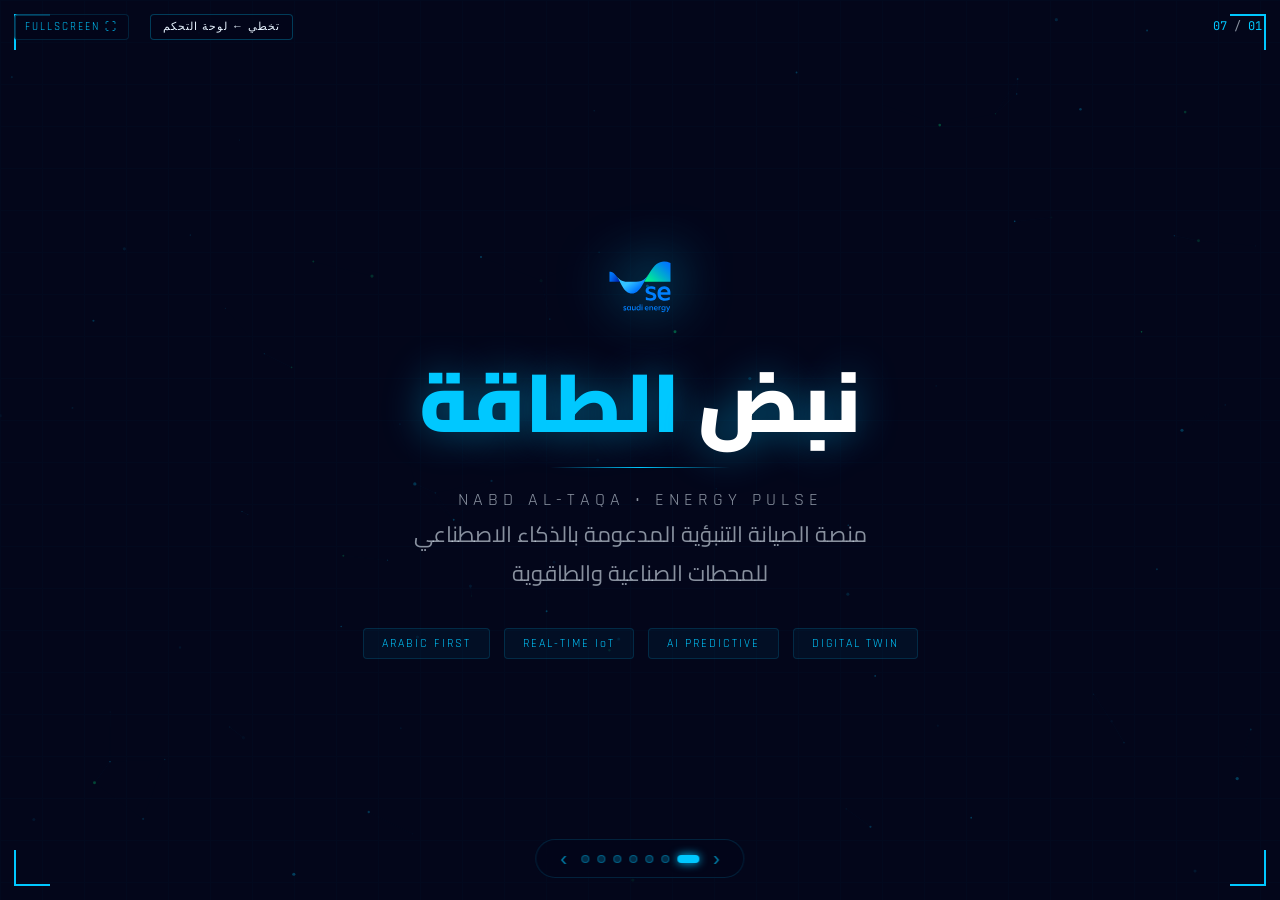
<file: presentation.html>
<!DOCTYPE html>
<html dir="rtl" lang="ar">
<head>
<meta charset="UTF-8">
<meta name="viewport" content="width=device-width, initial-scale=1.0">
<title>نبض الطاقة — نظام مراقبة المحطة الرقمي</title>
<link href="https://fonts.googleapis.com/css2?family=Cairo:wght@300;400;600;700;900&family=Rajdhani:wght@400;500;600;700&family=JetBrains+Mono:wght@400;500;700&display=swap" rel="stylesheet">
<style>
*,*::before,*::after{margin:0;padding:0;box-sizing:border-box;}
:root{
  --bg:#03061a;--bg2:#050b22;--surface:#060d28;--surface2:#0a1530;--surface3:#0d1a3a;
  --blue:#0080ff;--cyan:#00c8ff;--green:#00ff86;--red:#ff3a3a;--amber:#ffb020;
  --purple:#a06cff;
  --text:#e8f4ff;--dim:rgba(232,244,255,0.58);--dim2:rgba(232,244,255,0.36);
  --border:rgba(0,200,255,0.15);--border2:rgba(0,200,255,0.28);
  --sidebar-w:250px;--sidebar-w-collapsed:76px;--topbar-h:68px;
}
html,body{width:100%;height:100%;background:var(--bg);color:var(--text);
  font-family:'Cairo',sans-serif;overflow:hidden;}
.mono{font-family:'JetBrains Mono',monospace;}
.rj{font-family:'Rajdhani',sans-serif;}
::-webkit-scrollbar{width:8px;height:8px;}
::-webkit-scrollbar-track{background:transparent;}
::-webkit-scrollbar-thumb{background:rgba(0,200,255,.22);border-radius:6px;}
::-webkit-scrollbar-thumb:hover{background:rgba(0,200,255,.4);}

/* ══════════ BACKGROUND FX ══════════ */
#pc{position:fixed;inset:0;z-index:0;pointer-events:none;}
.scan{position:fixed;top:-2px;left:0;right:0;height:2px;z-index:1;pointer-events:none;
  background:linear-gradient(90deg,transparent,rgba(0,200,255,.3),transparent);
  animation:scanDown 6s linear infinite;}
@keyframes scanDown{from{top:-2px}to{top:100vh}}
.grid-bg{position:fixed;inset:0;z-index:1;pointer-events:none;opacity:.02;
  background:linear-gradient(rgba(0,200,255,1) 1px,transparent 1px),
             linear-gradient(90deg,rgba(0,200,255,1) 1px,transparent 1px);
  background-size:42px 42px;}

/* ══════════ APP SHELL ══════════ */
.app-shell{position:relative;z-index:5;display:flex;width:100vw;height:100vh;}
.app-shell.hidden{display:none;}

/* ── SIDEBAR ── */
.sidebar{width:var(--sidebar-w);flex:0 0 auto;height:100vh;background:linear-gradient(180deg,var(--surface),var(--bg2));
  border-left:1px solid var(--border);display:flex;flex-direction:column;transition:width .3s ease;position:relative;z-index:50;}
.sidebar.collapsed{width:var(--sidebar-w-collapsed);}
.sb-head{display:flex;align-items:center;gap:10px;padding:18px 16px;border-bottom:1px solid var(--border);flex:0 0 auto;}
.sb-logo{width:34px;height:34px;flex:0 0 auto;filter:drop-shadow(0 0 10px rgba(0,200,255,.6));}
.sb-brand{overflow:hidden;white-space:nowrap;}
.sb-brand .t1{font-size:15px;font-weight:800;color:#fff;line-height:1.2;}
.sb-brand .t1 span{color:var(--cyan);}
.sb-brand .t2{font-size:9px;letter-spacing:2px;color:var(--dim2);font-family:'Rajdhani',sans-serif;}
.sidebar.collapsed .sb-brand{display:none;}
.sb-collapse{margin-inline-start:auto;background:none;border:1px solid var(--border);border-radius:6px;
  color:var(--cyan);width:26px;height:26px;cursor:pointer;flex:0 0 auto;font-size:13px;transition:all .2s;}
.sb-collapse:hover{background:rgba(0,200,255,.1);}
.sidebar.collapsed .sb-collapse{margin-inline-start:0;}

.sb-nav{flex:1;overflow-y:auto;overflow-x:hidden;padding:14px 10px;display:flex;flex-direction:column;gap:3px;}
.sb-group-label{font-size:10px;letter-spacing:2px;color:var(--dim2);font-family:'Rajdhani',sans-serif;
  padding:14px 10px 6px;text-transform:uppercase;white-space:nowrap;overflow:hidden;}
.sidebar.collapsed .sb-group-label{opacity:0;height:8px;padding:6px 0 0;}
.nav-item{display:flex;align-items:center;gap:12px;padding:10px 12px;border-radius:8px;cursor:pointer;
  color:var(--dim);position:relative;transition:background .2s,color .2s;white-space:nowrap;overflow:hidden;}
.nav-item:hover{background:rgba(0,200,255,.07);color:var(--text);}
.nav-item.active{background:linear-gradient(90deg,rgba(0,200,255,.16),rgba(0,200,255,.02));color:var(--cyan);}
.nav-item.active::after{content:'';position:absolute;top:8px;bottom:8px;right:0;width:3px;
  background:var(--cyan);box-shadow:0 0 8px var(--cyan);border-radius:2px 0 0 2px;}
.nav-item .ic{flex:0 0 auto;width:19px;height:19px;display:flex;align-items:center;justify-content:center;}
.nav-item .ic svg{width:19px;height:19px;stroke:currentColor;fill:none;stroke-width:1.7;}
.nav-item .lb{display:flex;flex-direction:column;line-height:1.3;}
.nav-item .lb b{font-size:12.5px;font-weight:700;}
.nav-item .lb i{font-style:normal;font-size:8.5px;letter-spacing:1.5px;color:var(--dim2);font-family:'Rajdhani',sans-serif;}
.nav-item .badge-count{margin-inline-start:auto;background:var(--red);color:#fff;font-size:10px;font-weight:700;
  min-width:17px;height:17px;border-radius:9px;display:flex;align-items:center;justify-content:center;padding:0 4px;
  box-shadow:0 0 8px rgba(255,58,58,.6);font-family:'JetBrains Mono',monospace;}
.sidebar.collapsed .nav-item .lb,.sidebar.collapsed .nav-item .badge-count{display:none;}
.sidebar.collapsed .nav-item{justify-content:center;}

.sb-foot{flex:0 0 auto;padding:14px 16px;border-top:1px solid var(--border);}
.sb-plant-status{display:flex;align-items:center;gap:8px;font-size:11px;color:var(--dim);white-space:nowrap;overflow:hidden;}
.sb-plant-status b{color:var(--green);}
.sidebar.collapsed .sb-plant-status span.lbl{display:none;}

/* ── MAIN AREA ── */
.main-area{flex:1;min-width:0;height:100vh;display:flex;flex-direction:column;}
.topbar{flex:0 0 auto;height:var(--topbar-h);display:flex;align-items:center;justify-content:space-between;
  padding:0 26px;border-bottom:1px solid var(--border);background:rgba(3,6,26,.55);backdrop-filter:blur(10px);z-index:40;}
.tb-left{display:flex;flex-direction:column;line-height:1.25;}
.tb-title{font-size:17px;font-weight:800;color:#fff;display:flex;align-items:center;gap:8px;}
.tb-crumb{font-size:10px;color:var(--dim2);letter-spacing:2px;font-family:'Rajdhani',sans-serif;}
.tb-right{display:flex;align-items:center;gap:14px;}
.tb-clock{font-family:'JetBrains Mono',monospace;font-size:13px;color:var(--cyan);text-align:left;line-height:1.2;}
.tb-clock small{display:block;font-size:9px;color:var(--dim2);text-align:left;}
.tb-btn{position:relative;width:36px;height:36px;border-radius:8px;background:rgba(0,200,255,.06);
  border:1px solid var(--border);color:var(--cyan);cursor:pointer;display:flex;align-items:center;justify-content:center;
  transition:all .2s;}
.tb-btn:hover{background:rgba(0,200,255,.14);border-color:var(--cyan);}
.tb-btn svg{width:17px;height:17px;stroke:currentColor;fill:none;stroke-width:1.8;}
.tb-btn .bell-badge{position:absolute;top:-4px;left:-4px;background:var(--red);color:#fff;font-size:9px;font-weight:700;
  min-width:16px;height:16px;border-radius:8px;display:flex;align-items:center;justify-content:center;
  box-shadow:0 0 8px rgba(255,58,58,.7);animation:bellPulse 1.6s ease-in-out infinite;}
@keyframes bellPulse{0%,100%{transform:scale(1)}50%{transform:scale(1.18)}}
.status-chip{display:flex;align-items:center;gap:7px;padding:7px 14px;border-radius:20px;
  background:rgba(0,255,134,.08);border:1px solid rgba(0,255,134,.3);font-size:11px;color:var(--green);
  font-family:'Rajdhani',sans-serif;letter-spacing:1px;font-weight:600;}
.status-chip .dot{width:7px;height:7px;border-radius:50%;background:var(--green);box-shadow:0 0 8px var(--green);
  animation:lv 1.2s ease-in-out infinite;}
@keyframes lv{0%,100%{opacity:1}50%{opacity:.3}}

/* ── PAGES ── */
.pages{flex:1;position:relative;overflow:hidden;}
.page{position:absolute;inset:0;overflow-y:auto;padding:22px 28px 70px;opacity:0;pointer-events:none;
  transform:translateY(14px);transition:opacity .38s ease,transform .38s ease;}
.page.active{opacity:1;pointer-events:auto;transform:translateY(0);}
.page-head{display:flex;align-items:flex-end;justify-content:space-between;margin-bottom:18px;flex-wrap:wrap;gap:10px;}
.page-head h1{font-size:22px;font-weight:800;color:#fff;}
.page-head h1 span.sub{display:block;font-size:11px;font-weight:500;color:var(--dim2);letter-spacing:2px;
  font-family:'Rajdhani',sans-serif;margin-top:2px;}
.page-head .ph-actions{display:flex;gap:10px;}

/* ══════════ COMPONENTS ══════════ */
.glass{background:rgba(8,16,42,.68);border:1px solid var(--border);border-radius:12px;backdrop-filter:blur(10px);
  box-shadow:0 8px 28px rgba(0,0,0,.28);}
.card{padding:18px;}
.card-title{font-family:'Rajdhani',sans-serif;font-size:12px;letter-spacing:2.5px;color:var(--dim);
  text-transform:uppercase;margin-bottom:14px;display:flex;align-items:center;gap:8px;font-weight:600;}
.card-title::before{content:'';width:6px;height:6px;border-radius:50%;background:var(--cyan);
  box-shadow:0 0 6px var(--cyan);flex:0 0 auto;}
.card-title .push{margin-inline-start:auto;}

.grid-2{display:grid;grid-template-columns:1fr 1fr;gap:18px;}
.grid-3{display:grid;grid-template-columns:repeat(3,1fr);gap:18px;}
.grid-4{display:grid;grid-template-columns:repeat(4,1fr);gap:18px;}
.grid-5{display:grid;grid-template-columns:repeat(5,1fr);gap:16px;}
.grid-6{display:grid;grid-template-columns:repeat(6,1fr);gap:16px;}

.btn{padding:9px 18px;border-radius:7px;border:1px solid var(--border2);background:rgba(0,200,255,.07);
  color:var(--cyan);font-family:'Cairo',sans-serif;font-size:12.5px;font-weight:700;cursor:pointer;transition:all .2s;
  display:inline-flex;align-items:center;gap:7px;}
.btn:hover{background:rgba(0,200,255,.16);border-color:var(--cyan);transform:translateY(-1px);}
.btn.primary{background:linear-gradient(135deg,var(--blue),var(--cyan));color:#001522;border:none;
  box-shadow:0 4px 18px rgba(0,200,255,.3);}
.btn.primary:hover{box-shadow:0 6px 26px rgba(0,200,255,.5);}
.btn.ghost{background:transparent;border:1px solid var(--border);color:var(--dim);}
.btn svg{width:14px;height:14px;stroke:currentColor;fill:none;stroke-width:2;}

/* status badge */
.badge-status{display:inline-flex;align-items:center;gap:6px;padding:5px 12px;border-radius:16px;
  font-size:11px;font-weight:700;font-family:'Rajdhani',sans-serif;letter-spacing:1.5px;}
.badge-status .dt{width:7px;height:7px;border-radius:50%;}
.badge-status.ok{background:rgba(0,255,134,.1);color:var(--green);border:1px solid rgba(0,255,134,.35);}
.badge-status.ok .dt{background:var(--green);box-shadow:0 0 7px var(--green);animation:lv 1.4s ease-in-out infinite;}
.badge-status.warn{background:rgba(255,176,32,.1);color:var(--amber);border:1px solid rgba(255,176,32,.4);}
.badge-status.warn .dt{background:var(--amber);box-shadow:0 0 7px var(--amber);animation:lv 1s ease-in-out infinite;}
.badge-status.danger{background:rgba(255,58,58,.1);color:var(--red);border:1px solid rgba(255,58,58,.45);}
.badge-status.danger .dt{background:var(--red);box-shadow:0 0 7px var(--red);animation:lv .55s ease-in-out infinite;}

.txt-ok{color:var(--green);} .txt-warn{color:var(--amber);} .txt-danger{color:var(--red);} .txt-dim{color:var(--dim);}

/* ── KPI CARDS ── */
.kpi-card{position:relative;overflow:hidden;padding:18px 20px;}
.kpi-card::before{content:'';position:absolute;top:0;left:0;right:0;height:2px;
  background:linear-gradient(90deg,transparent,var(--cyan),transparent);}
.kpi-top{display:flex;align-items:center;justify-content:space-between;margin-bottom:10px;}
.kpi-ic{width:34px;height:34px;border-radius:9px;background:rgba(0,200,255,.1);display:flex;align-items:center;
  justify-content:center;color:var(--cyan);}
.kpi-ic svg{width:18px;height:18px;stroke:currentColor;fill:none;stroke-width:1.8;}
.kpi-label{font-size:11px;color:var(--dim);letter-spacing:1px;font-family:'Rajdhani',sans-serif;}
.kpi-val{font-family:'Rajdhani',sans-serif;font-size:32px;font-weight:700;color:#fff;line-height:1.1;}
.kpi-val small{font-size:.4em;color:var(--dim);font-weight:500;}
.kpi-trend{font-size:11px;margin-top:4px;display:flex;align-items:center;gap:4px;}

/* ── RING GAUGE ── */
.ring-wrap{position:relative;display:flex;align-items:center;justify-content:center;}
.ring-wrap svg{transform:rotate(-90deg);}
.ring-track{fill:none;stroke:rgba(0,200,255,.1);}
.ring-fill{fill:none;stroke-linecap:round;transition:stroke-dashoffset 1s cubic-bezier(.4,0,.2,1),stroke .4s;}
.ring-fill.ok{stroke:var(--green);filter:drop-shadow(0 0 4px rgba(0,255,134,.6));}
.ring-fill.warn{stroke:var(--amber);filter:drop-shadow(0 0 4px rgba(255,176,32,.6));}
.ring-fill.danger{stroke:var(--red);filter:drop-shadow(0 0 4px rgba(255,58,58,.6));}
.ring-center{position:absolute;inset:0;display:flex;flex-direction:column;align-items:center;justify-content:center;}
.ring-center b{font-family:'Rajdhani',sans-serif;font-size:22px;color:#fff;line-height:1;}
.ring-center span{font-size:9px;color:var(--dim2);letter-spacing:1px;margin-top:2px;}

/* ── LINEAR GAUGE ── */
.bar-track{height:6px;background:rgba(0,200,255,.08);border-radius:4px;overflow:hidden;}
.bar-fill{height:100%;border-radius:4px;width:0;transition:width 1s ease,background .4s;}
.bar-fill.ok{background:linear-gradient(90deg,var(--green),#00c8a0);}
.bar-fill.warn{background:linear-gradient(90deg,var(--amber),#ff8c00);}
.bar-fill.danger{background:linear-gradient(90deg,var(--red),#ff6060);}

/* ── METRIC CARD ── */
.metric-card{padding:14px 16px;}
.metric-top{display:flex;justify-content:space-between;align-items:baseline;margin-bottom:8px;}
.metric-name{font-size:12px;color:var(--dim);font-family:'Rajdhani',sans-serif;letter-spacing:.5px;}
.metric-val{font-family:'JetBrains Mono',monospace;font-size:17px;font-weight:700;}
.metric-val.ok{color:var(--cyan);} .metric-val.warn{color:var(--amber);} .metric-val.danger{color:var(--red);}
.metric-range{display:flex;justify-content:space-between;font-size:9px;color:var(--dim2);margin-top:4px;
  font-family:'JetBrains Mono',monospace;direction:ltr;}
.bar-track,.bar-fill{direction:ltr;}

/* ── CHART CARD ── */
.chart-card canvas{width:100%;height:110px;display:block;}
.chart-card.tall canvas{height:180px;}

/* ══════════ EQUIPMENT HERO ══════════ */
.hero-panel{display:grid;grid-template-columns:1.3fr 1fr;gap:18px;margin-bottom:18px;}
.hero-visual{position:relative;padding:10px;min-height:360px;display:flex;align-items:center;justify-content:center;}
.hero-visual svg{width:100%;height:auto;max-height:400px;}
.hero-side{display:flex;flex-direction:column;gap:14px;}
.hc-corner{position:absolute;width:16px;height:16px;pointer-events:none;}
.hc-corner.tl{top:8px;left:8px;border-top:2px solid var(--cyan);border-left:2px solid var(--cyan);}
.hc-corner.tr{top:8px;right:8px;border-top:2px solid var(--cyan);border-right:2px solid var(--cyan);}
.hc-corner.bl{bottom:8px;left:8px;border-bottom:2px solid var(--cyan);border-left:2px solid var(--cyan);}
.hc-corner.br{bottom:8px;right:8px;border-bottom:2px solid var(--cyan);border-right:2px solid var(--cyan);}
.health-block{display:flex;align-items:center;gap:14px;}
.health-info{flex:1;}
.health-info .hl{font-size:11px;color:var(--dim);letter-spacing:1px;font-family:'Rajdhani',sans-serif;}
.health-info .hv{font-size:15px;font-weight:700;margin-top:2px;}

/* svg animation classes shared across equipment heroes */
.spin-normal{animation:rotSlow 6s linear infinite;transform-origin:center;}
.spin-warn{animation:rotMed 3.4s linear infinite;transform-origin:center;}
.spin-danger{animation:rotFast 1.6s linear infinite;transform-origin:center;}
@keyframes rotSlow{from{transform:rotate(0)}to{transform:rotate(360deg)}}
@keyframes rotMed{from{transform:rotate(0)}to{transform:rotate(360deg)}}
@keyframes rotFast{from{transform:rotate(0)}to{transform:rotate(360deg)}}
.flame-flicker{animation:flameF 1.2s ease-in-out infinite;transform-origin:bottom center;}
@keyframes flameF{0%,100%{opacity:.85;transform:scaleY(1)}50%{opacity:1;transform:scaleY(1.08)}}
.spark-flicker{animation:sparkF 1.8s steps(2) infinite;}
@keyframes sparkF{0%,40%{opacity:.9}45%{opacity:.1}50%{opacity:.9}90%{opacity:1}100%{opacity:.4}}
.fan-spin{animation:rotSlow 2.4s linear infinite;transform-origin:center;}
.smoke-rise{animation:smokeR 4s ease-in infinite;}
@keyframes smokeR{0%{opacity:0;transform:translateY(0) scale(.7)}20%{opacity:.4}100%{opacity:0;transform:translateY(-40px) scale(1.5)}}

/* flow lines (pipes) reused across map + heroes */
.fp{stroke-dasharray:22 10;animation:flow 2s linear infinite;}
.fp.slow{animation-duration:3.4s;} .fp.fast{animation-duration:1s;}
.fp.rev{animation:flowR 2.4s linear infinite;}
@keyframes flow{from{stroke-dashoffset:64}to{stroke-dashoffset:0}}
@keyframes flowR{from{stroke-dashoffset:0}to{stroke-dashoffset:64}}
.hsp{animation:hsPing 2.2s ease-out infinite;}
@keyframes hsPing{0%{opacity:.9}100%{r:30;opacity:0}}
.ld{display:inline-block;width:8px;height:8px;border-radius:50%;background:var(--green);
  box-shadow:0 0 8px var(--green);animation:lv 1s ease-in-out infinite;vertical-align:middle;}

/* ══════════ PLANT MAP PAGE ══════════ */
.map-shell{position:relative;padding:8px;}
.map-shell svg{width:100%;height:auto;display:block;}
.map-legend{display:flex;gap:16px;font-size:11px;color:var(--dim);align-items:center;}
.map-legend .li{display:flex;align-items:center;gap:6px;}
.map-legend .ld2{width:9px;height:9px;border-radius:50%;}
.map-legend .ld2.ok{background:var(--green);box-shadow:0 0 6px var(--green);}
.map-legend .ld2.warn{background:var(--amber);box-shadow:0 0 6px var(--amber);}
.map-legend .ld2.danger{background:var(--red);box-shadow:0 0 6px var(--red);}
.map-unit{cursor:pointer;}
.map-unit .u-box{transition:filter .25s;}
.map-unit:hover .u-box{filter:brightness(1.25) drop-shadow(0 0 10px rgba(0,200,255,.5));}
.map-unit-tip{font-family:'Rajdhani',sans-serif;font-size:9px;fill:var(--dim2);}

/* ══════════ ALARM CENTER ══════════ */
.alarm-tabs{display:flex;gap:8px;margin-bottom:16px;}
.a-tab{padding:8px 16px;border-radius:8px;border:1px solid var(--border);background:rgba(0,200,255,.04);
  color:var(--dim);font-size:12px;font-weight:700;cursor:pointer;font-family:'Rajdhani',sans-serif;letter-spacing:1px;
  transition:all .2s;}
.a-tab.active{background:rgba(0,200,255,.15);color:var(--cyan);border-color:var(--cyan);}
.data-table{width:100%;border-collapse:collapse;font-size:12.5px;}
.data-table th{text-align:right;padding:10px 12px;color:var(--dim2);font-family:'Rajdhani',sans-serif;
  font-size:10.5px;letter-spacing:1.5px;text-transform:uppercase;border-bottom:1px solid var(--border);}
.data-table td{padding:11px 12px;border-bottom:1px solid rgba(0,200,255,.07);color:var(--text);vertical-align:middle;}
.data-table tr.acked{opacity:.42;}
.data-table tr:hover td{background:rgba(0,200,255,.04);}
.sev-pill{display:inline-flex;align-items:center;gap:5px;padding:3px 10px;border-radius:12px;font-size:10.5px;
  font-weight:700;font-family:'Rajdhani',sans-serif;}
.sev-pill.critical{background:rgba(255,58,58,.12);color:var(--red);border:1px solid rgba(255,58,58,.4);}
.sev-pill.warning{background:rgba(255,176,32,.12);color:var(--amber);border:1px solid rgba(255,176,32,.4);}
.sev-pill.info{background:rgba(0,200,255,.12);color:var(--cyan);border:1px solid rgba(0,200,255,.4);}
.ack-btn{padding:5px 12px;border-radius:6px;border:1px solid var(--border2);background:transparent;color:var(--cyan);
  font-size:10.5px;cursor:pointer;font-family:'Rajdhani',sans-serif;font-weight:700;}
.ack-btn:hover{background:rgba(0,200,255,.12);}
.ack-btn:disabled{opacity:.35;cursor:default;}

/* ══════════ MAINTENANCE PAGE ══════════ */
.pred-card{display:flex;gap:16px;padding:18px;align-items:center;}
.pred-body{flex:1;}
.pred-eq{font-size:14px;font-weight:800;color:#fff;}
.pred-eq small{display:block;font-size:10px;color:var(--dim2);font-weight:500;margin-top:1px;}
.pred-msg{font-size:12px;color:var(--dim);margin-top:8px;line-height:1.7;}
.pred-meta{display:flex;gap:18px;margin-top:10px;flex-wrap:wrap;}
.pred-meta .pm{font-size:11px;color:var(--dim2);}
.pred-meta .pm b{display:block;font-family:'Rajdhani',sans-serif;font-size:15px;color:var(--text);}
.timeline{display:flex;flex-direction:column;gap:0;}
.tl-item{display:flex;gap:14px;padding:12px 4px;border-bottom:1px solid rgba(0,200,255,.07);}
.tl-dot-wrap{display:flex;flex-direction:column;align-items:center;}
.tl-dot{width:11px;height:11px;border-radius:50%;margin-top:4px;flex:0 0 auto;}
.tl-line{width:1px;flex:1;background:var(--border);margin-top:4px;}
.tl-body{flex:1;padding-bottom:2px;}
.tl-title{font-size:12.5px;font-weight:700;color:var(--text);}
.tl-date{font-size:10.5px;color:var(--dim2);font-family:'JetBrains Mono',monospace;margin-top:2px;}

/* ══════════ REPORTS PAGE ══════════ */
.report-tabs{display:flex;gap:8px;}
.perf-table td.num,.perf-table th.num{text-align:left;font-family:'JetBrains Mono',monospace;}

/* ── RESPONSIVE ── */
@media (max-width:1300px){.grid-5{grid-template-columns:repeat(3,1fr);} .grid-4{grid-template-columns:repeat(2,1fr);}
  .hero-panel{grid-template-columns:1fr;}}
@media (max-width:980px){.sidebar{position:fixed;height:100vh;}}

@media print{
  .sidebar,.topbar,.scan,.grid-bg,#pc{display:none!important;}
  .page{position:static;display:none;opacity:1;transform:none;overflow:visible;}
  .page.active{display:block;}
  body,html{overflow:visible;background:#fff;color:#111;}
}

/* ══════════════════════════════════════════════
   INTRO SPLASH — ORIGINAL PITCH PRESENTATION
═══════════════════════════════════════════════ */
#introShell{user-select:none;}
.hud-wrap{position:fixed;inset:0;z-index:5;pointer-events:none;}
.hc{position:absolute;width:36px;height:36px;}
.hc.tl{top:14px;left:14px;border-top:2px solid var(--cyan);border-left:2px solid var(--cyan);}
.hc.tr{top:14px;right:14px;border-top:2px solid var(--cyan);border-right:2px solid var(--cyan);}
.hc.bl{bottom:14px;left:14px;border-bottom:2px solid var(--cyan);border-left:2px solid var(--cyan);}
.hc.br{bottom:14px;right:14px;border-bottom:2px solid var(--cyan);border-right:2px solid var(--cyan);}

.pres{position:relative;z-index:10;width:100vw;height:100vh;overflow:hidden;}
.slide{position:absolute;inset:0;display:flex;flex-direction:column;align-items:center;
  justify-content:center;padding:56px 80px;opacity:0;pointer-events:none;
  transition:opacity .7s ease,transform .7s ease;transform:scale(.97);}
.slide.active{opacity:1;pointer-events:auto;transform:scale(1);}

.ai{opacity:0;transform:translateY(22px);transition:opacity .6s ease,transform .6s ease;}
.ai.v{opacity:1;transform:translateY(0);}
.d1{transition-delay:.1s}.d2{transition-delay:.25s}.d3{transition-delay:.4s}
.d4{transition-delay:.55s}.d5{transition-delay:.7s}

.nav{position:fixed;bottom:22px;left:50%;transform:translateX(-50%);z-index:100;
  display:flex;align-items:center;gap:8px;
  background:rgba(3,6,26,.85);border:1px solid var(--border);border-radius:50px;
  padding:7px 18px;backdrop-filter:blur(14px);}
#dots{display:flex;align-items:center;gap:8px;}
.nd{width:8px;height:8px;border-radius:50%;background:rgba(0,200,255,.2);
  border:1px solid rgba(0,200,255,.35);cursor:pointer;transition:all .3s;}
.nd.a{background:var(--cyan);box-shadow:0 0 10px var(--cyan);width:22px;border-radius:4px;}
.nb{background:none;border:none;color:var(--cyan);font-size:20px;cursor:pointer;
  padding:0 6px;opacity:.65;transition:opacity .2s;}
.nb:hover{opacity:1;}

.fs-btn{position:fixed;top:14px;left:14px;z-index:200;background:rgba(3,6,26,.75);
  border:1px solid var(--border);border-radius:4px;color:var(--cyan);padding:5px 10px;
  cursor:pointer;font-size:11px;letter-spacing:2px;font-family:'Rajdhani',sans-serif;transition:all .2s;}
.fs-btn:hover{background:rgba(0,200,255,.1);border-color:var(--cyan);}
.skip-btn{position:fixed;top:14px;left:150px;z-index:200;background:rgba(3,6,26,.75);
  border:1px solid var(--border2);border-radius:4px;color:var(--text);padding:5px 12px;
  cursor:pointer;font-size:11px;letter-spacing:1px;font-family:'Rajdhani',sans-serif;transition:all .2s;}
.skip-btn:hover{background:rgba(0,200,255,.14);border-color:var(--cyan);}
.sc{position:fixed;top:18px;right:18px;z-index:200;font-family:'JetBrains Mono',monospace;
  font-size:12px;color:var(--dim);}
.sc span{color:var(--cyan);}

/* SLIDE 1 — OPENING */
.s1-logo{width:90px;height:90px;filter:drop-shadow(0 0 28px rgba(0,200,255,.9));
  animation:lp 3s ease-in-out infinite;margin-bottom:26px;}
@keyframes lp{0%,100%{filter:drop-shadow(0 0 18px rgba(0,200,255,.6))}
              50%{filter:drop-shadow(0 0 48px rgba(0,200,255,1))}}
.s1-title{font-family:'Cairo',sans-serif;font-size:clamp(44px,7vw,82px);font-weight:900;
  color:#fff;text-align:center;line-height:1.1;
  text-shadow:0 0 40px rgba(0,200,255,.45);}
.s1-title .ac{color:var(--cyan);}
.divider{width:180px;height:1px;background:linear-gradient(90deg,transparent,var(--cyan),transparent);
  margin:20px auto;animation:dg 2.5s ease-in-out infinite;}
@keyframes dg{0%,100%{opacity:.5}50%{opacity:1;box-shadow:0 0 16px var(--cyan)}}
.s1-sub{font-family:'Rajdhani',sans-serif;font-size:clamp(12px,1.8vw,18px);
  color:var(--dim);letter-spacing:5px;text-transform:uppercase;text-align:center;margin-bottom:4px;}
.s1-tag{font-size:clamp(15px,2vw,22px);color:var(--dim);text-align:center;
  max-width:560px;line-height:1.75;margin-bottom:36px;}
.badges{display:flex;gap:14px;flex-wrap:wrap;justify-content:center;}
.badge{padding:7px 18px;border:1px solid var(--border);border-radius:4px;
  font-family:'Rajdhani',sans-serif;font-size:12px;letter-spacing:2px;
  color:var(--cyan);background:rgba(0,200,255,.05);}

/* SLIDE 2 — PROBLEM */
.s2h{font-size:clamp(28px,4.5vw,58px);font-weight:900;color:#fff;text-align:center;margin-bottom:12px;}
.s2h .danger{color:var(--red);}
.s2sub{color:var(--dim);text-align:center;font-size:16px;margin-bottom:36px;}
.stats{display:grid;grid-template-columns:repeat(3,1fr);gap:24px;width:100%;max-width:860px;}
.sc-card{background:rgba(6,13,40,.8);border:1px solid rgba(255,58,58,.2);border-radius:8px;
  padding:30px 20px;text-align:center;position:relative;overflow:hidden;}
.sc-card::before{content:'';position:absolute;top:0;left:0;right:0;height:2px;
  background:linear-gradient(90deg,transparent,var(--red),transparent);}
.snum{font-family:'Rajdhani',sans-serif;font-size:clamp(38px,5vw,64px);font-weight:700;
  color:var(--red);line-height:1;text-shadow:0 0 20px rgba(255,58,58,.45);}
.sunit{font-size:.48em;color:var(--dim);}
.slabel{font-size:13px;color:var(--dim);margin-top:8px;line-height:1.55;}

/* SLIDE 3 — SOLUTION */
.s3h{font-size:clamp(26px,4vw,52px);font-weight:900;color:#fff;text-align:center;margin-bottom:8px;}
.s3sub{color:var(--dim);text-align:center;font-size:16px;margin-bottom:36px;}
.pillars{display:grid;grid-template-columns:repeat(4,1fr);gap:18px;width:100%;max-width:980px;}
.pillar{background:rgba(6,13,40,.8);border:1px solid var(--border);border-radius:10px;
  padding:26px 14px;text-align:center;transition:all .3s;cursor:default;}
.pillar:hover{border-color:var(--cyan);box-shadow:0 0 28px rgba(0,200,255,.14);transform:translateY(-4px);}
.p-icon{font-size:34px;margin-bottom:14px;}
.p-name{font-size:14px;font-weight:700;color:var(--cyan);margin-bottom:8px;}
.p-desc{font-size:12px;color:var(--dim);line-height:1.6;}

/* SLIDE 4 — DIGITAL TWIN MAP */
.s4h{text-align:center;margin-bottom:20px;}
.s4title{font-family:'Rajdhani',sans-serif;font-size:clamp(18px,2.8vw,36px);font-weight:700;
  color:var(--cyan);letter-spacing:4px;}
.s4sub{color:var(--dim);font-size:13px;margin-top:4px;}
.map-wrap{width:100%;max-width:880px;background:rgba(6,13,40,.6);
  border:1px solid var(--border);border-radius:10px;overflow:hidden;position:relative;}
.map-wrap .mhc{position:absolute;width:16px;height:16px;z-index:2;pointer-events:none;}
.map-wrap .mhc.tl{top:7px;left:7px;border-top:2px solid var(--cyan);border-left:2px solid var(--cyan);}
.map-wrap .mhc.tr{top:7px;right:7px;border-top:2px solid var(--cyan);border-right:2px solid var(--cyan);}
.map-wrap .mhc.bl{bottom:7px;left:7px;border-bottom:2px solid var(--cyan);border-left:2px solid var(--cyan);}
.map-wrap .mhc.br{bottom:7px;right:7px;border-bottom:2px solid var(--cyan);border-right:2px solid var(--cyan);}
#pmap{width:100%;height:auto;display:block;}

/* SLIDE 5 — DIAGNOSTICS */
.diag{display:grid;grid-template-columns:1fr 1.15fr;gap:24px;width:100%;max-width:1080px;}
.dc{background:rgba(6,13,40,.8);border:1px solid var(--border);border-radius:8px;padding:18px;margin-bottom:0;}
.dc+.dc{margin-top:16px;}
.dct{font-family:'Rajdhani',sans-serif;font-size:12px;letter-spacing:3px;color:var(--dim);
  text-transform:uppercase;margin-bottom:14px;display:flex;align-items:center;gap:7px;}
.dct::before{content:'';width:6px;height:6px;border-radius:50%;background:var(--cyan);box-shadow:0 0 6px var(--cyan);flex-shrink:0;}
.gr{display:flex;flex-direction:column;gap:10px;}
.gl{display:flex;justify-content:space-between;font-size:12px;color:var(--dim);margin-bottom:5px;}
.gl .v{font-family:'JetBrains Mono',monospace;color:var(--cyan);}
.gl .vw{font-family:'JetBrains Mono',monospace;color:var(--amber);}
.gl .vd{font-family:'JetBrains Mono',monospace;color:var(--red);}
.gt{height:5px;background:rgba(0,200,255,.08);border-radius:3px;overflow:hidden;}
.gf{height:100%;border-radius:3px;width:0;transition:width 1.4s ease .3s;}
.gf.ok{background:linear-gradient(90deg,var(--green),#00c8a0);}
.gf.warn{background:linear-gradient(90deg,var(--amber),#ff8c00);}
.gf.danger{background:linear-gradient(90deg,var(--red),#ff6060);}
.mini-chart{width:100%;height:76px;}
.ai-box{background:linear-gradient(135deg,rgba(0,200,255,.07),rgba(0,128,255,.04));
  border:1px solid rgba(0,200,255,.28);border-radius:6px;padding:14px;position:relative;margin-top:4px;}
.ai-box::before{content:'AI PREDICTION';position:absolute;top:-8px;left:12px;
  background:var(--bg);padding:0 6px;font-family:'Rajdhani',sans-serif;
  font-size:10px;letter-spacing:3px;color:var(--cyan);}
.air{font-size:14px;color:var(--amber);font-weight:700;margin-bottom:6px;}
.aic{font-family:'JetBrains Mono',monospace;font-size:11px;color:var(--dim);}
.sum{display:flex;gap:14px;flex-wrap:wrap;}
.sum-item{flex:1;min-width:72px;text-align:center;}
.sum-n{font-family:'Rajdhani',sans-serif;font-size:26px;font-weight:700;}

/* SLIDE 6 — RESULTS */
.s6h{font-size:clamp(26px,4vw,52px);font-weight:900;color:#fff;text-align:center;margin-bottom:36px;}
.s6h .ac{color:var(--green);}
.results{display:grid;grid-template-columns:repeat(3,1fr);gap:22px;width:100%;max-width:860px;}
.rc{background:rgba(6,13,40,.8);border:1px solid rgba(0,255,134,.2);border-radius:10px;
  padding:32px 20px;text-align:center;position:relative;overflow:hidden;}
.rc::before{content:'';position:absolute;top:0;left:0;right:0;height:2px;
  background:linear-gradient(90deg,transparent,var(--green),transparent);}
.rn{font-family:'Rajdhani',sans-serif;font-size:clamp(44px,6vw,70px);font-weight:700;
  color:var(--green);line-height:1;text-shadow:0 0 28px rgba(0,255,134,.38);}
.rl{font-size:14px;color:var(--dim);margin-top:8px;line-height:1.5;}
.extra-row{display:flex;gap:36px;margin-top:36px;flex-wrap:wrap;justify-content:center;align-items:center;}
.ex-item{text-align:center;}
.ex-n{font-family:'Rajdhani',sans-serif;font-size:clamp(36px,5vw,56px);font-weight:700;color:#fff;}
.ex-l{font-size:12px;color:var(--dim);}
.vsep{width:1px;height:50px;background:var(--border);}

/* SLIDE 7 — CLOSING */
.s7-logo{width:110px;filter:drop-shadow(0 0 36px rgba(0,200,255,.9));
  animation:lp 2.5s ease-in-out infinite;margin-bottom:22px;}
.s7t{font-size:clamp(38px,6vw,72px);font-weight:900;color:#fff;text-align:center;
  text-shadow:0 0 36px rgba(0,200,255,.38);}
.s7t .ac{color:var(--cyan);}
.s7sub{font-family:'Rajdhani',sans-serif;font-size:14px;letter-spacing:5px;
  color:var(--dim);text-align:center;margin:14px 0 36px;}
.cta{padding:14px 46px;background:linear-gradient(135deg,var(--blue),var(--cyan));
  border:none;border-radius:6px;color:#fff;font-family:'Cairo',sans-serif;font-size:17px;
  font-weight:700;cursor:pointer;box-shadow:0 0 28px rgba(0,200,255,.38);
  transition:all .3s;margin-bottom:36px;}
.cta:hover{transform:translateY(-3px);box-shadow:0 0 48px rgba(0,200,255,.65);}
.contact{display:flex;gap:36px;align-items:center;justify-content:center;flex-wrap:wrap;}
.ci{display:flex;flex-direction:column;align-items:center;gap:5px;}
.cl{font-family:'Rajdhani',sans-serif;font-size:10px;letter-spacing:3px;color:var(--dim);text-transform:uppercase;}
.cv{font-size:14px;color:var(--cyan);}
</style>
</head>
<body>

<canvas id="pc"></canvas>
<div class="scan"></div>
<div class="grid-bg"></div>

<!-- shared svg defs used by all equipment illustrations across the app -->
<svg width="0" height="0" style="position:absolute" aria-hidden="true">
<defs>
  <filter id="glow" x="-60%" y="-60%" width="220%" height="220%"><feGaussianBlur stdDeviation="4" result="b"/>
    <feMerge><feMergeNode in="b"/><feMergeNode in="SourceGraphic"/></feMerge></filter>
  <filter id="glowSoft" x="-60%" y="-60%" width="220%" height="220%"><feGaussianBlur stdDeviation="2" result="b"/>
    <feMerge><feMergeNode in="b"/><feMergeNode in="SourceGraphic"/></feMerge></filter>
  <pattern id="hatch" width="8" height="8" patternUnits="userSpaceOnUse" patternTransform="rotate(45)">
    <line x1="0" y1="0" x2="0" y2="8" stroke="rgba(0,200,255,.12)" stroke-width="1"/></pattern>
  <pattern id="hatchWarm" width="8" height="8" patternUnits="userSpaceOnUse" patternTransform="rotate(45)">
    <line x1="0" y1="0" x2="0" y2="8" stroke="rgba(255,140,60,.14)" stroke-width="1"/></pattern>
  <linearGradient id="metalBlue" x1="0" y1="0" x2="1" y2="1">
    <stop offset="0%" stop-color="#0d1c40"/><stop offset="100%" stop-color="#0a2650"/></linearGradient>
  <linearGradient id="metalWarm" x1="0" y1="0" x2="1" y2="1">
    <stop offset="0%" stop-color="#2a1208"/><stop offset="100%" stop-color="#3a1608"/></linearGradient>
  <linearGradient id="metalGreen" x1="0" y1="0" x2="1" y2="1">
    <stop offset="0%" stop-color="#001c10"/><stop offset="100%" stop-color="#00280f"/></linearGradient>
  <linearGradient id="metalGray" x1="0" y1="0" x2="1" y2="1">
    <stop offset="0%" stop-color="#141b2c"/><stop offset="100%" stop-color="#1c2740"/></linearGradient>
  <radialGradient id="flameGrad" cx="50%" cy="90%" r="70%">
    <stop offset="0%" stop-color="#ffde8a"/><stop offset="35%" stop-color="#ff8c3c"/>
    <stop offset="100%" stop-color="#ff8c3c" stop-opacity="0"/></radialGradient>
  <radialGradient id="liquidGrad" cx="50%" cy="20%" r="90%">
    <stop offset="0%" stop-color="#3adfff"/><stop offset="100%" stop-color="#0080ff"/></radialGradient>
  <marker id="arrCyan" markerWidth="7" markerHeight="7" refX="3.5" refY="3.5" orient="auto">
    <path d="M0,1 L6,3.5 L0,6 Z" fill="#00c8ff"/></marker>
  <marker id="arrGreen" markerWidth="7" markerHeight="7" refX="3.5" refY="3.5" orient="auto">
    <path d="M0,1 L6,3.5 L0,6 Z" fill="#00ff86"/></marker>
  <marker id="arrRed" markerWidth="7" markerHeight="7" refX="3.5" refY="3.5" orient="auto">
    <path d="M0,1 L6,3.5 L0,6 Z" fill="#ff6060"/></marker>
  <marker id="arrAmber" markerWidth="7" markerHeight="7" refX="3.5" refY="3.5" orient="auto">
    <path d="M0,1 L6,3.5 L0,6 Z" fill="#ffd700"/></marker>
</defs>
</svg>

<div id="introShell">
<div class="hud-wrap">
  <div class="hc tl"></div><div class="hc tr"></div>
  <div class="hc bl"></div><div class="hc br"></div>
</div>
<button class="fs-btn" onclick="toggleFS()">⛶ FULLSCREEN</button>
<button class="skip-btn" onclick="enterApp()">تخطي ← لوحة التحكم</button>
<div class="sc"><span id="sn">01</span> / <span id="st">07</span></div>

<div class="pres" id="pres">

  <!-- ══ SLIDE 1: OPENING ══ -->
  <div class="slide active" id="s0">
    <img src="logo.svg" class="s1-logo ai" alt="نبض الطاقة">
    <div class="s1-title ai d1">نبض <span class="ac">الطاقة</span></div>
    <div class="divider ai d2"></div>
    <div class="s1-sub ai d2">NABD AL-TAQA  •  ENERGY PULSE</div>
    <div class="s1-tag ai d3">منصة الصيانة التنبؤية المدعومة بالذكاء الاصطناعي<br>للمحطات الصناعية والطاقوية</div>
    <div class="badges ai d4">
      <span class="badge">DIGITAL TWIN</span>
      <span class="badge">AI PREDICTIVE</span>
      <span class="badge">REAL-TIME IoT</span>
      <span class="badge">ARABIC FIRST</span>
    </div>
  </div>

  <!-- ══ SLIDE 2: PROBLEM ══ -->
  <div class="slide" id="s1">
    <div class="s2h ai">ماذا يُكلِّفك <span class="danger">العطل المفاجئ</span>؟</div>
    <div class="s2sub ai d1">كل توقف غير مخطط يعني خسائر فادحة وتهديداً حقيقياً للسلامة</div>
    <div class="stats ai d2">
      <div class="sc-card">
        <div class="snum"><span class="cnt" data-t="30">0</span><span class="sunit">%</span></div>
        <div class="slabel">من التوقفات الصناعية غير متوقعة وتقع بدون أي إنذار مسبق</div>
      </div>
      <div class="sc-card">
        <div class="snum"><span class="cnt" data-t="5">0</span><span class="sunit">×</span></div>
        <div class="slabel">تكلفة الصيانة التفاعلية مقارنةً بالصيانة الوقائية المجدولة</div>
      </div>
      <div class="sc-card">
        <div class="snum"><span class="cnt" data-t="47">0</span><span class="sunit">%</span></div>
        <div class="slabel">من قادة الصناعة يفتقرون لرؤية آنية كاملة عن حالة معداتهم</div>
      </div>
    </div>
  </div>

  <!-- ══ SLIDE 3: SOLUTION ══ -->
  <div class="slide" id="s2">
    <div class="s3h ai">الحل: <span style="color:var(--cyan)">نبض الطاقة</span></div>
    <div class="s3sub ai d1">منظومة تقنية متكاملة تُحوِّل بيانات مصنعك إلى قرارات استباقية</div>
    <div class="pillars ai d2">
      <div class="pillar">
        <div class="p-icon">🔮</div>
        <div class="p-name">التوأم الرقمي</div>
        <div class="p-desc">محاكاة حية لكل معدة في المحطة بشكل مرئي تفاعلي</div>
      </div>
      <div class="pillar">
        <div class="p-icon">🧠</div>
        <div class="p-name">ذكاء اصطناعي</div>
        <div class="p-desc">كشف الأعطال قبل 30 يوماً بدقة تصل إلى 94%</div>
      </div>
      <div class="pillar">
        <div class="p-icon">📡</div>
        <div class="p-name">مستشعرات IoT</div>
        <div class="p-desc">رصد مستمر للحرارة والاهتزاز والضغط وآلاف المتغيرات</div>
      </div>
      <div class="pillar">
        <div class="p-icon">⚡</div>
        <div class="p-name">تنبيه فوري</div>
        <div class="p-desc">إشعارات لحظية وتقارير تشغيلية آنية على مدار الساعة</div>
      </div>
    </div>
  </div>

  <!-- ══ SLIDE 4: DIGITAL TWIN ══ -->
  <div class="slide" id="s3" style="padding:38px 56px;">
    <div class="s4h ai">
      <div class="s4title">DIGITAL TWIN  •  التوأم الرقمي</div>
      <div class="s4sub"><span class="ld"></span>خريطة تفاعلية حية لمحطتك الصناعية — بث مباشر</div>
    </div>
    <div class="map-wrap ai d1">
      <div class="mhc tl"></div><div class="mhc tr"></div>
      <div class="mhc bl"></div><div class="mhc br"></div>
      <svg id="pmap" viewBox="0 0 920 460" xmlns="http://www.w3.org/2000/svg">
        <defs>
          <filter id="gf"><feGaussianBlur stdDeviation="4" result="b"/>
            <feMerge><feMergeNode in="b"/><feMergeNode in="SourceGraphic"/></feMerge></filter>
          <pattern id="mg" width="30" height="30" patternUnits="userSpaceOnUse">
            <path d="M30,0L0,0 0,30" fill="none" stroke="rgba(0,200,255,.07)" stroke-width=".5"/>
          </pattern>
          <linearGradient id="tg" x1="0" y1="0" x2="1" y2="1">
            <stop offset="0%" stop-color="#0a1a3a"/><stop offset="100%" stop-color="#0c1e45"/></linearGradient>
          <linearGradient id="bg2" x1="0" y1="0" x2="1" y2="1">
            <stop offset="0%" stop-color="#1a0808"/><stop offset="100%" stop-color="#280e0e"/></linearGradient>
          <linearGradient id="gg" x1="0" y1="0" x2="1" y2="1">
            <stop offset="0%" stop-color="#001a2a"/><stop offset="100%" stop-color="#002035"/></linearGradient>
          <linearGradient id="fg" x1="0" y1="0" x2="1" y2="1">
            <stop offset="0%" stop-color="#001808"/><stop offset="100%" stop-color="#002012"/></linearGradient>
        </defs>

        <!-- BG -->
        <rect width="920" height="460" fill="#030918"/>
        <rect width="920" height="460" fill="url(#mg)"/>
        <rect x="12" y="12" width="896" height="436" rx="3" fill="none"
              stroke="rgba(0,200,255,.12)" stroke-width="1" stroke-dasharray="10,6"/>

        <!-- ROADS -->
        <rect x="12" y="198" width="896" height="18" fill="rgba(0,200,255,.03)"/>
        <line x1="12" y1="207" x2="908" y2="207" stroke="rgba(0,200,255,.1)"
              stroke-width="1" stroke-dasharray="20,14"/>
        <rect x="404" y="12" width="18" height="436" fill="rgba(0,200,255,.03)"/>

        <!-- STEAM: Boiler → Turbine -->
        <polyline class="fp" points="140,197 140,165 162,165 162,140"
                  fill="none" stroke="#00c8ff" stroke-width="4.5"
                  stroke-linecap="round" opacity=".85"/>
        <text x="100" y="172" fill="#00c8ff" font-family="Rajdhani" font-size="9"
              letter-spacing="1" opacity=".75">STEAM</text>

        <!-- SHAFT: Turbine → Generator -->
        <line class="fp slow" x1="282" y1="100" x2="466" y2="100"
              stroke="#ffd700" stroke-width="3.5"
              stroke-dasharray="14,7" opacity=".8"/>
        <text x="350" y="92" fill="#ffd700" font-family="Rajdhani" font-size="9"
              letter-spacing="1" opacity=".75">SHAFT</text>

        <!-- FUEL: Fuel → Boiler -->
        <polyline class="fp rev" points="530,298 488,298 488,228 218,228 218,265 140,265"
                  fill="none" stroke="#00ff86" stroke-width="4.5"
                  stroke-linecap="round" opacity=".85"/>
        <text x="320" y="220" fill="#00ff86" font-family="Rajdhani" font-size="9"
              letter-spacing="1" opacity=".75">FUEL</text>

        <!-- POWER OUT -->
        <line class="fp" x1="672" y1="140" x2="672" y2="197"
              stroke="#ff6060" stroke-width="3" stroke-dasharray="8,5" opacity=".75"/>
        <text x="678" y="175" fill="#ff6060" font-family="Rajdhani" font-size="9"
              opacity=".75">PWR</text>

        <!-- COOLING -->
        <polyline class="fp slow" points="590,140 590,197 640,197"
                  fill="none" stroke="#40b8c8" stroke-width="3"
                  stroke-linecap="round" opacity=".6"/>

        <!-- ══ TURBINE ══ -->
        <rect x="44" y="40" width="240" height="160" rx="4" fill="url(#tg)"
              stroke="rgba(0,200,255,.35)" stroke-width="1.5"/>
        <path d="M44,52 L44,40 L56,40" fill="none" stroke="#00c8ff" stroke-width="1.5"/>
        <path d="M272,40 L284,40 L284,52" fill="none" stroke="#00c8ff" stroke-width="1.5"/>
        <path d="M44,188 L44,200 L56,200" fill="none" stroke="#00c8ff" stroke-width="1.5"/>
        <path d="M272,200 L284,200 L284,188" fill="none" stroke="#00c8ff" stroke-width="1.5"/>
        <!-- rotor -->
        <circle cx="164" cy="120" r="58" fill="none" stroke="rgba(0,200,255,.15)" stroke-width="1"/>
        <circle cx="164" cy="120" r="42" fill="rgba(0,200,255,.05)" stroke="rgba(0,200,255,.28)" stroke-width="1.5"/>
        <circle cx="164" cy="120" r="26" fill="rgba(0,200,255,.07)" stroke="rgba(0,200,255,.4)" stroke-width="1.5"/>
        <circle cx="164" cy="120" r="11" fill="rgba(0,200,255,.5)" stroke="#00c8ff" stroke-width="2" filter="url(#gf)"/>
        <!-- blades -->
        <line x1="164" y1="62" x2="164" y2="94" stroke="#00c8ff" stroke-width="4" stroke-linecap="round" opacity=".7"/>
        <line x1="164" y1="146" x2="164" y2="178" stroke="#00c8ff" stroke-width="4" stroke-linecap="round" opacity=".7"/>
        <line x1="106" y1="120" x2="138" y2="120" stroke="#00c8ff" stroke-width="4" stroke-linecap="round" opacity=".7"/>
        <line x1="190" y1="120" x2="222" y2="120" stroke="#00c8ff" stroke-width="4" stroke-linecap="round" opacity=".7"/>
        <line x1="123" y1="79" x2="145" y2="101" stroke="#00c8ff" stroke-width="3" stroke-linecap="round" opacity=".5"/>
        <line x1="183" y1="139" x2="205" y2="161" stroke="#00c8ff" stroke-width="3" stroke-linecap="round" opacity=".5"/>
        <line x1="205" y1="79" x2="183" y2="101" stroke="#00c8ff" stroke-width="3" stroke-linecap="round" opacity=".5"/>
        <line x1="145" y1="139" x2="123" y2="161" stroke="#00c8ff" stroke-width="3" stroke-linecap="round" opacity=".5"/>
        <!-- label -->
        <text x="164" y="214" text-anchor="middle" fill="#00c8ff"
              font-family="Rajdhani" font-size="11" font-weight="700" letter-spacing="3">TURBINE</text>
        <text x="164" y="228" text-anchor="middle" fill="rgba(0,200,255,.45)"
              font-family="Cairo" font-size="8">التوربين</text>
        <!-- status -->
        <rect x="64" y="40" width="54" height="16" rx="3"
              fill="rgba(0,200,255,.12)" stroke="rgba(0,200,255,.3)" stroke-width=".5"/>
        <text x="91" y="51" text-anchor="middle" fill="#00c8ff"
              font-family="JetBrains Mono" font-size="7.5">NORMAL</text>

        <!-- ══ GENERATOR ══ -->
        <rect x="466" y="40" width="210" height="102" rx="4" fill="url(#gg)"
              stroke="rgba(0,200,255,.28)" stroke-width="1.5"/>
        <path d="M466,52 L466,40 L478,40" fill="none" stroke="#00c8ff" stroke-width="1.5"/>
        <path d="M664,40 L676,40 L676,52" fill="none" stroke="#00c8ff" stroke-width="1.5"/>
        <path d="M466,130 L466,142 L478,142" fill="none" stroke="#00c8ff" stroke-width="1.5"/>
        <path d="M664,142 L676,142 L676,130" fill="none" stroke="#00c8ff" stroke-width="1.5"/>
        <!-- coil waves -->
        <path d="M480,66 Q488,55 496,66 Q504,77 512,66 Q520,55 528,66 Q536,77 544,66 Q552,55 560,66 Q568,77 576,66 Q584,55 592,66 Q600,77 608,66 Q616,55 622,66"
              fill="none" stroke="rgba(0,200,255,.45)" stroke-width="1.8" stroke-linecap="round"/>
        <path d="M480,94 Q488,83 496,94 Q504,105 512,94 Q520,83 528,94 Q536,105 544,94 Q552,83 560,94 Q568,105 576,94 Q584,83 592,94 Q600,105 608,94 Q616,83 622,94"
              fill="none" stroke="rgba(0,200,255,.45)" stroke-width="1.8" stroke-linecap="round"/>
        <line x1="466" y1="91" x2="676" y2="91" stroke="rgba(0,200,255,.12)"
              stroke-width="1.5" stroke-dasharray="5,3"/>
        <!-- label -->
        <text x="571" y="160" text-anchor="middle" fill="#00c8ff"
              font-family="Rajdhani" font-size="11" font-weight="700" letter-spacing="3">GENERATOR</text>
        <text x="571" y="174" text-anchor="middle" fill="rgba(0,200,255,.45)"
              font-family="Cairo" font-size="8">المولّد</text>
        <!-- status -->
        <rect x="480" y="40" width="54" height="16" rx="3"
              fill="rgba(0,200,255,.12)" stroke="rgba(0,200,255,.3)" stroke-width=".5"/>
        <text x="507" y="51" text-anchor="middle" fill="#00c8ff"
              font-family="JetBrains Mono" font-size="7.5">NORMAL</text>

        <!-- ══ BOILER ══ -->
        <rect x="44" y="240" width="160" height="168" rx="4" fill="url(#bg2)"
              stroke="rgba(255,100,60,.38)" stroke-width="1.5"/>
        <path d="M44,252 L44,240 L56,240" fill="none" stroke="#ff6a3c" stroke-width="1.5"/>
        <path d="M192,240 L204,240 L204,252" fill="none" stroke="#ff6a3c" stroke-width="1.5"/>
        <path d="M44,396 L44,408 L56,408" fill="none" stroke="#ff6a3c" stroke-width="1.5"/>
        <path d="M192,408 L204,408 L204,396" fill="none" stroke="#ff6a3c" stroke-width="1.5"/>
        <!-- tubes -->
        <circle cx="76" cy="274" r="11" fill="none" stroke="rgba(255,100,60,.28)" stroke-width="1"/>
        <circle cx="102" cy="274" r="11" fill="none" stroke="rgba(255,100,60,.28)" stroke-width="1"/>
        <circle cx="128" cy="274" r="11" fill="none" stroke="rgba(255,100,60,.28)" stroke-width="1"/>
        <circle cx="154" cy="274" r="11" fill="none" stroke="rgba(255,100,60,.28)" stroke-width="1"/>
        <circle cx="76" cy="304" r="11" fill="none" stroke="rgba(255,100,60,.28)" stroke-width="1"/>
        <circle cx="102" cy="304" r="11" fill="none" stroke="rgba(255,100,60,.28)" stroke-width="1"/>
        <circle cx="128" cy="304" r="11" fill="none" stroke="rgba(255,100,60,.28)" stroke-width="1"/>
        <circle cx="154" cy="304" r="11" fill="none" stroke="rgba(255,100,60,.28)" stroke-width="1"/>
        <!-- flame glow -->
        <ellipse cx="124" cy="388" rx="48" ry="13" fill="rgba(255,100,40,.18)"/>
        <ellipse cx="124" cy="396" rx="28" ry="7" fill="rgba(255,120,40,.25)"/>
        <!-- label -->
        <text x="124" y="424" text-anchor="middle" fill="rgba(255,100,60,.9)"
              font-family="Rajdhani" font-size="11" font-weight="700" letter-spacing="3">BOILER</text>
        <text x="124" y="438" text-anchor="middle" fill="rgba(255,100,60,.45)"
              font-family="Cairo" font-size="8">الغلاية</text>
        <!-- status -->
        <rect x="56" y="240" width="58" height="16" rx="3"
              fill="rgba(255,180,32,.12)" stroke="rgba(255,180,32,.4)" stroke-width=".5"/>
        <text x="85" y="251" text-anchor="middle" fill="#ffb420"
              font-family="JetBrains Mono" font-size="7.5">WARNING</text>

        <!-- ══ FUEL SYSTEM ══ -->
        <rect x="466" y="218" width="330" height="210" rx="4" fill="url(#fg)"
              stroke="rgba(0,255,134,.28)" stroke-width="1.5" stroke-dasharray="6,4"/>
        <path d="M466,230 L466,218 L478,218" fill="none" stroke="#00ff86" stroke-width="1.5"/>
        <path d="M784,218 L796,218 L796,230" fill="none" stroke="#00ff86" stroke-width="1.5"/>
        <path d="M466,416 L466,428 L478,428" fill="none" stroke="#00ff86" stroke-width="1.5"/>
        <path d="M784,428 L796,428 L796,416" fill="none" stroke="#00ff86" stroke-width="1.5"/>
        <!-- tanks -->
        <circle cx="546" cy="294" r="40" fill="rgba(0,255,134,.05)" stroke="rgba(0,255,134,.28)" stroke-width="1.5"/>
        <circle cx="546" cy="294" r="28" fill="none" stroke="rgba(0,255,134,.18)" stroke-width="1"/>
        <circle cx="546" cy="294" r="8"  fill="rgba(0,255,134,.4)" stroke="#00ff86" stroke-width="1.5" filter="url(#gf)"/>
        <circle cx="660" cy="284" r="32" fill="rgba(0,255,134,.05)" stroke="rgba(0,255,134,.28)" stroke-width="1.5"/>
        <circle cx="660" cy="284" r="22" fill="none" stroke="rgba(0,255,134,.18)" stroke-width="1"/>
        <circle cx="660" cy="284" r="7"  fill="rgba(0,255,134,.4)" stroke="#00ff86" stroke-width="1.5" filter="url(#gf)"/>
        <circle cx="546" cy="388" r="26" fill="rgba(0,255,134,.05)" stroke="rgba(0,255,134,.28)" stroke-width="1.5"/>
        <circle cx="546" cy="388" r="6"  fill="rgba(0,255,134,.4)" stroke="#00ff86" stroke-width="1.5"/>
        <circle cx="660" cy="380" r="24" fill="rgba(0,255,134,.05)" stroke="rgba(0,255,134,.28)" stroke-width="1.5"/>
        <circle cx="660" cy="380" r="6"  fill="rgba(0,255,134,.4)" stroke="#00ff86" stroke-width="1.5"/>
        <!-- manifold -->
        <line x1="546" y1="332" x2="546" y2="362" stroke="rgba(0,255,134,.38)" stroke-width="3.5" stroke-linecap="round"/>
        <line x1="546" y1="362" x2="660" y2="362" stroke="rgba(0,255,134,.38)" stroke-width="3.5" stroke-linecap="round"/>
        <line x1="660" y1="314" x2="660" y2="362" stroke="rgba(0,255,134,.38)" stroke-width="3.5" stroke-linecap="round"/>
        <!-- label -->
        <text x="630" y="440" text-anchor="middle" fill="rgba(0,255,134,.9)"
              font-family="Rajdhani" font-size="11" font-weight="700" letter-spacing="3">FUEL SYSTEM</text>
        <text x="630" y="454" text-anchor="middle" fill="rgba(0,255,134,.45)"
              font-family="Cairo" font-size="8">نظام الوقود</text>
        <!-- status -->
        <rect x="478" y="218" width="58" height="16" rx="3"
              fill="rgba(0,255,134,.12)" stroke="rgba(0,255,134,.3)" stroke-width=".5"/>
        <text x="507" y="229" text-anchor="middle" fill="#00ff86"
              font-family="JetBrains Mono" font-size="7.5">OPTIMAL</text>

        <!-- ══ HOTSPOT PINGS ══ -->
        <circle cx="164" cy="120" r="12" fill="none" stroke="#00c8ff"
                stroke-width="1.5" class="hsp" style="animation-delay:0s"/>
        <circle cx="571" cy="91" r="12" fill="none" stroke="#00c8ff"
                stroke-width="1.5" class="hsp" style="animation-delay:.8s"/>
        <circle cx="124" cy="325" r="12" fill="none" stroke="#ff6060"
                stroke-width="1.5" class="hsp" style="animation-delay:1.6s"/>
        <circle cx="600" cy="340" r="12" fill="none" stroke="#00ff86"
                stroke-width="1.5" class="hsp" style="animation-delay:2.4s"/>
      </svg>
    </div>
  </div>

  <!-- ══ SLIDE 5: DIAGNOSTICS ══ -->
  <div class="slide" id="s4">
    <div style="text-align:center;margin-bottom:20px;" class="ai">
      <div class="s4title" style="font-size:clamp(18px,2.6vw,34px);">
        التشخيص اللحظي <span class="ld"></span>
      </div>
      <div class="s4sub">مراقبة آنية لكل معدة — تحديث كل 500ms</div>
    </div>
    <div class="diag ai d1">
      <!-- LEFT -->
      <div style="display:flex;flex-direction:column;gap:14px;">
        <div class="dc">
          <div class="dct">التوربين — الوحدة 01</div>
          <div class="gr">
            <div>
              <div class="gl"><span>درجة الحرارة</span><span class="v">342°C</span></div>
              <div class="gt"><div class="gf ok" data-w="68"></div></div>
            </div>
            <div>
              <div class="gl"><span>الاهتزاز</span><span class="vw">7.8 mm/s ⚠</span></div>
              <div class="gt"><div class="gf warn" data-w="78"></div></div>
            </div>
            <div>
              <div class="gl"><span>سرعة الدوران</span><span class="v">3000 RPM</span></div>
              <div class="gt"><div class="gf ok" data-w="100"></div></div>
            </div>
            <div>
              <div class="gl"><span>ضغط البخار</span><span class="v">18.4 bar</span></div>
              <div class="gt"><div class="gf ok" data-w="55"></div></div>
            </div>
          </div>
        </div>
        <div class="dc">
          <div class="dct">الغلاية — الوحدة 01</div>
          <div class="gr">
            <div>
              <div class="gl"><span>حرارة الاحتراق</span><span class="vd">891°C ✕</span></div>
              <div class="gt"><div class="gf danger" data-w="89"></div></div>
            </div>
            <div>
              <div class="gl"><span>كفاءة الاحتراق</span><span class="v">82%</span></div>
              <div class="gt"><div class="gf ok" data-w="82"></div></div>
            </div>
          </div>
        </div>
      </div>
      <!-- RIGHT -->
      <div style="display:flex;flex-direction:column;gap:14px;">
        <div class="dc">
          <div class="dct">رسم بياني — الاهتزاز (24 ساعة)</div>
          <svg class="mini-chart" viewBox="0 0 300 76">
            <defs>
              <linearGradient id="cg" x1="0" y1="0" x2="0" y2="1">
                <stop offset="0%" stop-color="rgba(0,200,255,.28)"/>
                <stop offset="100%" stop-color="rgba(0,200,255,0)"/>
              </linearGradient>
            </defs>
            <rect width="300" height="76" fill="rgba(0,200,255,.025)"/>
            <line x1="0" y1="19" x2="300" y2="19" stroke="rgba(0,200,255,.07)" stroke-width=".5"/>
            <line x1="0" y1="38" x2="300" y2="38" stroke="rgba(0,200,255,.07)" stroke-width=".5"/>
            <line x1="0" y1="57" x2="300" y2="57" stroke="rgba(0,200,255,.07)" stroke-width=".5"/>
            <line x1="0" y1="28" x2="300" y2="28" stroke="rgba(255,180,32,.35)" stroke-width="1" stroke-dasharray="4,3"/>
            <text x="4" y="26" fill="rgba(255,180,32,.55)" font-family="Rajdhani" font-size="7">WARN LEVEL</text>
            <path d="M0,58 C20,56 40,53 60,50 C80,47 100,46 120,48 C140,50 160,52 180,50 C200,48 220,42 240,36 C260,30 280,27 300,23"
                  fill="url(#cg)" stroke="none"/>
            <path d="M0,58 C20,56 40,53 60,50 C80,47 100,46 120,48 C140,50 160,52 180,50 C200,48 220,42 240,36 C260,30 280,27 300,23"
                  fill="none" stroke="#00c8ff" stroke-width="2" stroke-linecap="round"/>
            <circle cx="300" cy="23" r="4" fill="#00c8ff" filter="url(#gf)"/>
          </svg>
        </div>
        <div class="ai-box">
          <div class="air">⚠ تحذير: احتمال عطل في محمل التوربين</div>
          <div class="aic">مستوى الثقة: 87.3% — متوقع خلال 18 يوماً</div>
          <div style="margin-top:10px;font-size:12px;color:var(--dim);">
            التوصية: جدولة فحص محامل الدوران قبل تاريخ 2026-07-18
          </div>
        </div>
        <div class="dc">
          <div class="dct">ملخص النظام</div>
          <div class="sum">
            <div class="sum-item">
              <div class="sum-n" style="color:var(--green);">3</div>
              <div style="font-size:11px;color:var(--dim);">وحدات سليمة</div>
            </div>
            <div class="sum-item">
              <div class="sum-n" style="color:var(--amber);">1</div>
              <div style="font-size:11px;color:var(--dim);">تحذير نشط</div>
            </div>
            <div class="sum-item">
              <div class="sum-n" style="color:var(--cyan);">98.2%</div>
              <div style="font-size:11px;color:var(--dim);">الكفاءة العامة</div>
            </div>
          </div>
        </div>
      </div>
    </div>
  </div>

  <!-- ══ SLIDE 6: RESULTS ══ -->
  <div class="slide" id="s5">
    <div class="s6h ai">النتائج المُثبتة <span class="ac">بالأرقام</span></div>
    <div class="results ai d1">
      <div class="rc">
        <div class="rn"><span class="cnt" data-t="40">0</span><span style="font-size:.48em;color:var(--dim)">%</span></div>
        <div class="rl">تخفيض في تكاليف الصيانة غير المخططة</div>
      </div>
      <div class="rc">
        <div class="rn"><span class="cnt" data-t="94">0</span><span style="font-size:.48em;color:var(--dim)">%</span></div>
        <div class="rl">دقة التنبؤ بالأعطال قبل وقوعها بالذكاء الاصطناعي</div>
      </div>
      <div class="rc">
        <div class="rn"><span class="cnt" data-t="30">0</span><span style="font-size:.48em;color:var(--dim)">يوم</span></div>
        <div class="rl">مهلة الإنذار المبكر قبل وقوع العطل</div>
      </div>
    </div>
    <div class="extra-row ai d3">
      <div class="ex-item">
        <div class="ex-n"><span class="cnt" data-t="3">0</span>×</div>
        <div class="ex-l">زيادة عمر المعدات</div>
      </div>
      <div class="vsep"></div>
      <div class="ex-item">
        <div class="ex-n"><span class="cnt" data-t="99">0</span>.8%</div>
        <div class="ex-l">وقت التشغيل المضمون</div>
      </div>
      <div class="vsep"></div>
      <div class="ex-item">
        <div class="ex-n">24/7</div>
        <div class="ex-l">مراقبة مستمرة</div>
      </div>
    </div>
  </div>

  <!-- ══ SLIDE 7: CLOSING ══ -->
  <div class="slide" id="s6">
    <img src="logo.svg" class="s7-logo ai" alt="">
    <div class="s7t ai d1">نبض <span class="ac">الطاقة</span></div>
    <div class="s7sub ai d2">PREDICTIVE MAINTENANCE PLATFORM  •  منصة الصيانة التنبؤية</div>
    <button class="cta ai d3" onclick="enterApp()">← استكشف المنصة التفاعلية الآن</button>
    <div class="contact ai d4">
      <div class="ci"><span class="cl">الموقع</span><span class="cv">nabd-energy.sa</span></div>
      <div style="width:1px;height:36px;background:var(--border)"></div>
      <div class="ci"><span class="cl">البريد</span><span class="cv">hello@nabd-energy.sa</span></div>
      <div style="width:1px;height:36px;background:var(--border)"></div>
      <div class="ci"><span class="cl">هاتف</span><span class="cv">+966 11 000 0000</span></div>
    </div>
  </div>

</div><!-- /pres -->

<!-- NAV -->
<div class="nav" id="nav">
  <button class="nb" onclick="prev()">‹</button>
  <div id="dots"></div>
  <button class="nb" onclick="next()">›</button>
</div>
</div><!-- /introShell -->

<div class="app-shell hidden" id="appShell">

  <!-- ══════════ SIDEBAR ══════════ -->
  <aside class="sidebar" id="sidebar">
    <div class="sb-head">
      <img src="logo.svg" class="sb-logo" alt="نبض الطاقة">
      <div class="sb-brand">
        <div class="t1">نبض <span>الطاقة</span></div>
        <div class="t2">DIGITAL TWIN SCADA</div>
      </div>
      <button class="sb-collapse" id="sbCollapseBtn" title="طي القائمة">«</button>
    </div>

    <nav class="sb-nav" id="sbNav">
      <div class="sb-group-label">نظرة عامة</div>
      <div class="nav-item" data-page="dashboard"><span class="ic" data-ic="dashboard"></span>
        <span class="lb"><b>لوحة التحكم</b><i>MAIN DASHBOARD</i></span></div>
      <div class="nav-item" data-page="map"><span class="ic" data-ic="map"></span>
        <span class="lb"><b>خريطة المحطة</b><i>PLANT MAP</i></span></div>

      <div class="sb-group-label">المعدات</div>
      <div class="nav-item" data-page="turbine"><span class="ic" data-ic="turbine"></span>
        <span class="lb"><b>التوربين</b><i>TURBINE</i></span></div>
      <div class="nav-item" data-page="boiler"><span class="ic" data-ic="boiler"></span>
        <span class="lb"><b>الغلاية</b><i>BOILER</i></span></div>
      <div class="nav-item" data-page="generator"><span class="ic" data-ic="generator"></span>
        <span class="lb"><b>المولّد</b><i>GENERATOR</i></span></div>
      <div class="nav-item" data-page="transformer"><span class="ic" data-ic="transformer"></span>
        <span class="lb"><b>المحوّل</b><i>TRANSFORMER</i></span></div>
      <div class="nav-item" data-page="fuel"><span class="ic" data-ic="fuel"></span>
        <span class="lb"><b>نظام الوقود</b><i>FUEL SYSTEM</i></span></div>

      <div class="sb-group-label">العمليات</div>
      <div class="nav-item" data-page="alarms"><span class="ic" data-ic="alarm"></span>
        <span class="lb"><b>مركز التنبيهات</b><i>ALARM CENTER</i></span><span class="badge-count" id="navAlarmCount">0</span></div>
      <div class="nav-item" data-page="maintenance"><span class="ic" data-ic="maint"></span>
        <span class="lb"><b>الصيانة التنبؤية</b><i>PREDICTIVE MTN</i></span></div>
      <div class="nav-item" data-page="reports"><span class="ic" data-ic="reports"></span>
        <span class="lb"><b>التقارير</b><i>REPORTS</i></span></div>
    </nav>

    <div class="sb-foot">
      <div class="sb-plant-status"><span class="ld"></span><b>تشغيل طبيعي</b><span class="lbl mono"> · UPTIME 247d</span></div>
    </div>
  </aside>

  <!-- ══════════ MAIN AREA ══════════ -->
  <div class="main-area">
    <header class="topbar">
      <div class="tb-left">
        <div class="tb-title" id="tbTitle">لوحة التحكم الرئيسية</div>
        <div class="tb-crumb" id="tbCrumb">MAIN DASHBOARD / OVERVIEW</div>
      </div>
      <div class="tb-right">
        <div class="status-chip"><span class="dot"></span>بث مباشر LIVE</div>
        <div class="tb-clock"><span id="clockTime">00:00:00</span><small id="clockDate">2026-01-01</small></div>
        <button class="tb-btn" id="alarmBellBtn" title="مركز التنبيهات">
          <svg viewBox="0 0 24 24"><path d="M12 3a1 1 0 011 1v.6A6.5 6.5 0 0118.5 11v3.5l2 3.5H3.5l2-3.5V11A6.5 6.5 0 0111 4.6V4a1 1 0 011-1z"/>
          <path d="M9.5 20a2.6 2.6 0 005 0"/></svg>
          <span class="bell-badge" id="bellBadge" style="display:none;">0</span>
        </button>
        <button class="tb-btn" id="fsBtn" title="ملء الشاشة">
          <svg viewBox="0 0 24 24"><path d="M4 9V4h5M20 9V4h-5M4 15v5h5M20 15v5h-5"/></svg>
        </button>
      </div>
    </header>

    <div class="pages" id="pages">
      <!-- ═══ PAGE: DASHBOARD ═══ -->
      <section class="page active" id="page-dashboard" data-page="dashboard">
        <div class="page-head">
          <h1>نظرة عامة على أداء المحطة<span class="sub">REAL-TIME PLANT PERFORMANCE OVERVIEW</span></h1>
          <div class="ph-actions">
            <button class="btn ghost" onclick="navigate('reports')">عرض التقارير</button>
            <button class="btn primary" onclick="navigate('map')">فتح الخريطة التفاعلية ←</button>
          </div>
        </div>

        <!-- KPI ROW -->
        <div class="grid-5" style="margin-bottom:18px;">
          <div class="glass kpi-card">
            <div class="kpi-top"><span class="kpi-label">حالة التشغيل</span><span class="kpi-ic" data-ic="power"></span></div>
            <div id="dashPlantBadge" class="badge-status ok"><span class="dt"></span>تشغيل طبيعي</div>
            <div class="kpi-trend txt-dim mono" style="margin-top:10px;">UPTIME: 247d 06h</div>
          </div>
          <div class="glass kpi-card">
            <div class="kpi-top"><span class="kpi-label">إجمالي إنتاج الطاقة</span><span class="kpi-ic" data-ic="bolt"></span></div>
            <div class="kpi-val"><span id="dashTotalPower">0</span><small> MW</small></div>
            <div class="kpi-trend txt-ok" id="dashPowerTrend">↑ 0.0% عن الساعة الماضية</div>
          </div>
          <div class="glass kpi-card">
            <div class="kpi-top"><span class="kpi-label">مؤشر سلامة المعدات</span><span class="kpi-ic" data-ic="pulse"></span></div>
            <div style="display:flex;align-items:center;gap:12px;">
              <div class="ring-wrap" style="width:56px;height:56px;">
                <svg width="56" height="56"><circle class="ring-track" cx="28" cy="28" r="23" stroke-width="5"/>
                  <circle class="ring-fill ok" id="dashHealthRing" cx="28" cy="28" r="23" stroke-width="5"/></svg>
                <div class="ring-center"><b id="dashHealthVal" style="font-size:14px;">--</b></div>
              </div>
              <div class="kpi-trend txt-dim">متوسط سلامة 5 وحدات رئيسية</div>
            </div>
          </div>
          <div class="glass kpi-card">
            <div class="kpi-top"><span class="kpi-label">التنبيهات النشطة</span><span class="kpi-ic" data-ic="alarm"></span></div>
            <div class="kpi-val" id="dashAlarmCount">0</div>
            <div class="kpi-trend txt-dim" id="dashAlarmBreak">لا توجد تنبيهات نشطة</div>
          </div>
          <div class="glass kpi-card">
            <div class="kpi-top"><span class="kpi-label">الكفاءة العامة</span><span class="kpi-ic" data-ic="gauge"></span></div>
            <div class="kpi-val"><span id="dashEfficiency">0</span><small>%</small></div>
            <div class="kpi-trend txt-dim">هدف الكفاءة: 90%+</div>
          </div>
        </div>

        <!-- ROW 2: mini map + live chart -->
        <div class="grid-2" style="margin-bottom:18px;">
          <div class="glass card" style="cursor:pointer;" onclick="navigate('map')" title="فتح الخريطة التفاعلية">
            <div class="card-title">التوأم الرقمي — معاينة سريعة<span class="push txt-dim rj" style="font-size:10px;">DIGITAL TWIN PREVIEW</span></div>
            <div id="dashMiniMap" class="grid-5" style="gap:10px;"></div>
          </div>
          <div class="glass card chart-card tall">
            <div class="card-title">اتجاه إنتاج الطاقة اللحظي<span class="push txt-dim rj" style="font-size:10px;">LIVE OUTPUT · MW</span></div>
            <canvas id="chartDashOutput"></canvas>
          </div>
        </div>

        <!-- ROW 3: temperature / pressure overview -->
        <div class="grid-2" style="margin-bottom:18px;">
          <div class="glass card">
            <div class="card-title">نظرة عامة على درجات الحرارة<span class="push txt-dim rj" style="font-size:10px;">TEMPERATURE °C</span></div>
            <div id="dashTempList" style="display:flex;flex-direction:column;gap:14px;"></div>
          </div>
          <div class="glass card">
            <div class="card-title">مراقبة الضغط<span class="push txt-dim rj" style="font-size:10px;">PRESSURE · BAR</span></div>
            <div id="dashPresList" style="display:flex;flex-direction:column;gap:14px;"></div>
          </div>
        </div>

        <!-- ROW 4: equipment status grid -->
        <div class="card-title" style="margin-bottom:10px;">حالة المعدات الحية<span class="push txt-dim rj" style="font-size:10px;">EQUIPMENT STATUS</span></div>
        <div class="grid-5" id="dashEquipGrid"></div>
      </section>
      <!-- ═══ PAGE: MAP ═══ -->
      <section class="page" id="page-map" data-page="map">
        <div class="page-head">
          <h1>خريطة المحطة التفاعلية<span class="sub">CLICK ANY UNIT FOR LIVE DIAGNOSTICS</span></h1>
          <div class="map-legend">
            <span class="li"><span class="ld2 ok"></span>سليم / NORMAL</span>
            <span class="li"><span class="ld2 warn"></span>تحذير / WARNING</span>
            <span class="li"><span class="ld2 danger"></span>خطر / CRITICAL</span>
          </div>
        </div>

        <div class="glass map-shell">
          <div class="hc-corner tl"></div><div class="hc-corner tr"></div>
          <div class="hc-corner bl"></div><div class="hc-corner br"></div>
          <svg id="plantMapSvg" viewBox="0 0 1000 540" xmlns="http://www.w3.org/2000/svg">
            <defs>
              <pattern id="mapGrid" width="32" height="32" patternUnits="userSpaceOnUse">
                <path d="M32,0 L0,0 0,32" fill="none" stroke="rgba(0,200,255,.06)" stroke-width=".5"/></pattern>
            </defs>
            <rect width="1000" height="540" fill="#030918"/>
            <rect width="1000" height="540" fill="url(#mapGrid)"/>
            <rect x="10" y="10" width="980" height="520" rx="4" fill="none" stroke="rgba(0,200,255,.14)" stroke-width="1" stroke-dasharray="10,6"/>

            <!-- roads -->
            <rect x="10" y="230" width="980" height="20" fill="rgba(0,200,255,.03)"/>
            <line x1="10" y1="240" x2="990" y2="240" stroke="rgba(0,200,255,.1)" stroke-width="1" stroke-dasharray="20,14"/>
            <rect x="452" y="10" width="20" height="520" fill="rgba(0,200,255,.03)"/>

            <!-- ══ FLOW LINES ══ -->
            <polyline class="fp" points="130,272 130,250 168,250 168,228" fill="none" stroke="#00c8ff" stroke-width="4.5" stroke-linecap="round" opacity=".85" marker-end="url(#arrCyan)"/>
            <text x="176" y="246" fill="#00c8ff" font-family="Rajdhani" font-size="9" letter-spacing="1" opacity=".8">STEAM</text>

            <line class="fp slow" x1="300" y1="112" x2="500" y2="112" stroke="#ffd700" stroke-width="3.5" stroke-dasharray="14,7" opacity=".8"/>
            <text x="365" y="104" fill="#ffd700" font-family="Rajdhani" font-size="9" letter-spacing="1" opacity=".8">SHAFT</text>

            <polyline class="fp rev" points="580,340 528,340 528,262 232,262 232,300 150,300" fill="none" stroke="#00ff86" stroke-width="4.5" stroke-linecap="round" opacity=".85" marker-end="url(#arrGreen)"/>
            <text x="330" y="254" fill="#00ff86" font-family="Rajdhani" font-size="9" letter-spacing="1" opacity=".8">FUEL</text>

            <line class="fp" x1="720" y1="158" x2="720" y2="228" stroke="#ff6060" stroke-width="3" stroke-dasharray="8,5" opacity=".8" marker-end="url(#arrRed)"/>
            <text x="726" y="196" fill="#ff6060" font-family="Rajdhani" font-size="9" opacity=".8">POWER</text>

            <line class="fp slow" x1="850" y1="158" x2="850" y2="90" stroke="#ff6060" stroke-width="3" stroke-dasharray="8,5" opacity=".7" marker-end="url(#arrRed)"/>
            <text x="856" y="120" fill="#ff9090" font-family="Rajdhani" font-size="9" opacity=".8">TO GRID</text>

            <polyline class="fp slow" points="640,158 640,228 690,228" fill="none" stroke="#40b8c8" stroke-width="3" stroke-linecap="round" opacity=".6"/>

            <!-- ══ TURBINE ══ -->
            <g class="map-unit" data-unit="turbine" onclick="navigate('turbine')">
              <rect class="u-box" x="48" y="42" width="260" height="186" rx="4" fill="url(#metalBlue)" stroke="rgba(0,200,255,.35)" stroke-width="1.5"/>
              <rect x="48" y="42" width="260" height="186" rx="4" fill="url(#hatch)" opacity=".5"/>
              <circle cx="178" cy="136" r="62" fill="none" stroke="rgba(0,200,255,.15)" stroke-width="1"/>
              <g id="mapTurbineRotor" class="spin-normal" style="transform-origin:178px 136px;">
                <circle cx="178" cy="136" r="44" fill="rgba(0,200,255,.05)" stroke="rgba(0,200,255,.28)" stroke-width="1.5"/>
                <circle cx="178" cy="136" r="27" fill="rgba(0,200,255,.07)" stroke="rgba(0,200,255,.4)" stroke-width="1.5"/>
                <line x1="178" y1="76" x2="178" y2="109" stroke="#00c8ff" stroke-width="4" stroke-linecap="round" opacity=".7"/>
                <line x1="178" y1="163" x2="178" y2="196" stroke="#00c8ff" stroke-width="4" stroke-linecap="round" opacity=".7"/>
                <line x1="118" y1="136" x2="151" y2="136" stroke="#00c8ff" stroke-width="4" stroke-linecap="round" opacity=".7"/>
                <line x1="205" y1="136" x2="238" y2="136" stroke="#00c8ff" stroke-width="4" stroke-linecap="round" opacity=".7"/>
                <line x1="136" y1="94" x2="159" y2="117" stroke="#00c8ff" stroke-width="3" stroke-linecap="round" opacity=".5"/>
                <line x1="197" y1="155" x2="220" y2="178" stroke="#00c8ff" stroke-width="3" stroke-linecap="round" opacity=".5"/>
                <line x1="220" y1="94" x2="197" y2="117" stroke="#00c8ff" stroke-width="3" stroke-linecap="round" opacity=".5"/>
                <line x1="159" y1="155" x2="136" y2="178" stroke="#00c8ff" stroke-width="3" stroke-linecap="round" opacity=".5"/>
              </g>
              <circle cx="178" cy="136" r="12" fill="rgba(0,200,255,.55)" stroke="#00c8ff" stroke-width="2" filter="url(#glow)"/>
              <rect id="mapTurbineBadgeBg" x="66" y="52" width="62" height="17" rx="3" fill="rgba(0,255,134,.12)" stroke="rgba(0,255,134,.35)" stroke-width=".6"/>
              <text id="mapTurbineBadgeTxt" x="97" y="64" text-anchor="middle" fill="#00ff86" font-family="JetBrains Mono" font-size="8">NORMAL</text>
              <text x="178" y="244" text-anchor="middle" fill="#00c8ff" font-family="Rajdhani" font-size="12" font-weight="700" letter-spacing="3">TURBINE</text>
              <text x="178" y="258" text-anchor="middle" fill="rgba(0,200,255,.5)" font-family="Cairo" font-size="9">التوربين</text>
            </g>

            <!-- ══ GENERATOR ══ -->
            <g class="map-unit" data-unit="generator" onclick="navigate('generator')">
              <rect class="u-box" x="500" y="42" width="240" height="116" rx="4" fill="url(#metalBlue)" stroke="rgba(0,200,255,.28)" stroke-width="1.5"/>
              <path id="mapGenCoil1" d="M516,72 Q524,60 532,72 Q540,84 548,72 Q556,60 564,72 Q572,84 580,72 Q588,60 596,72 Q604,84 612,72 Q620,60 628,72 Q636,84 644,72 Q652,60 660,72" fill="none" stroke="rgba(0,200,255,.5)" stroke-width="2" stroke-linecap="round"/>
              <path id="mapGenCoil2" d="M516,104 Q524,92 532,104 Q540,116 548,104 Q556,92 564,104 Q572,116 580,104 Q588,92 596,104 Q604,116 612,104 Q620,92 628,104 Q636,116 644,104 Q652,92 660,104" fill="none" stroke="rgba(0,200,255,.5)" stroke-width="2" stroke-linecap="round"/>
              <line x1="500" y1="130" x2="740" y2="130" stroke="rgba(0,200,255,.12)" stroke-width="1.5" stroke-dasharray="5,3"/>
              <g id="mapGenSpark" class="spark-flicker"><line x1="700" y1="70" x2="720" y2="60" stroke="#fff" stroke-width="1.5"/><line x1="700" y1="90" x2="722" y2="86" stroke="#fff" stroke-width="1.5"/></g>
              <rect id="mapGenBadgeBg" x="512" y="52" width="62" height="17" rx="3" fill="rgba(0,255,134,.12)" stroke="rgba(0,255,134,.35)" stroke-width=".6"/>
              <text id="mapGenBadgeTxt" x="543" y="64" text-anchor="middle" fill="#00ff86" font-family="JetBrains Mono" font-size="8">NORMAL</text>
              <text x="620" y="176" text-anchor="middle" fill="#00c8ff" font-family="Rajdhani" font-size="12" font-weight="700" letter-spacing="3">GENERATOR</text>
              <text x="620" y="190" text-anchor="middle" fill="rgba(0,200,255,.5)" font-family="Cairo" font-size="9">المولّد</text>
            </g>

            <!-- ══ TRANSFORMER ══ -->
            <g class="map-unit" data-unit="transformer" onclick="navigate('transformer')">
              <rect class="u-box" x="770" y="60" width="150" height="98" rx="4" fill="url(#metalGray)" stroke="rgba(0,200,255,.28)" stroke-width="1.5"/>
              <rect x="800" y="42" width="8" height="20" fill="#8090b0"/><rect x="825" y="42" width="8" height="20" fill="#8090b0"/><rect x="850" y="42" width="8" height="20" fill="#8090b0"/>
              <line x1="778" y1="75" x2="778" y2="145" stroke="rgba(0,200,255,.25)" stroke-width="3"/>
              <line x1="788" y1="75" x2="788" y2="145" stroke="rgba(0,200,255,.25)" stroke-width="3"/>
              <line x1="912" y1="75" x2="912" y2="145" stroke="rgba(0,200,255,.25)" stroke-width="3"/>
              <rect id="mapTransBadgeBg" x="782" y="68" width="62" height="17" rx="3" fill="rgba(0,255,134,.12)" stroke="rgba(0,255,134,.35)" stroke-width=".6"/>
              <text id="mapTransBadgeTxt" x="813" y="80" text-anchor="middle" fill="#00ff86" font-family="JetBrains Mono" font-size="8">NORMAL</text>
              <text x="845" y="180" text-anchor="middle" fill="#00c8ff" font-family="Rajdhani" font-size="12" font-weight="700" letter-spacing="3">TRANSFORMER</text>
              <text x="845" y="194" text-anchor="middle" fill="rgba(0,200,255,.5)" font-family="Cairo" font-size="9">المحوّل</text>
            </g>

            <!-- ══ BOILER ══ -->
            <g class="map-unit" data-unit="boiler" onclick="navigate('boiler')">
              <rect class="u-box" x="48" y="272" width="172" height="196" rx="4" fill="url(#metalWarm)" stroke="rgba(255,120,60,.4)" stroke-width="1.5"/>
              <rect x="48" y="272" width="172" height="196" rx="4" fill="url(#hatchWarm)" opacity=".5"/>
              <circle cx="82" cy="304" r="11" fill="none" stroke="rgba(255,140,60,.3)" stroke-width="1"/><circle cx="110" cy="304" r="11" fill="none" stroke="rgba(255,140,60,.3)" stroke-width="1"/>
              <circle cx="138" cy="304" r="11" fill="none" stroke="rgba(255,140,60,.3)" stroke-width="1"/><circle cx="166" cy="304" r="11" fill="none" stroke="rgba(255,140,60,.3)" stroke-width="1"/>
              <circle cx="82" cy="334" r="11" fill="none" stroke="rgba(255,140,60,.3)" stroke-width="1"/><circle cx="110" cy="334" r="11" fill="none" stroke="rgba(255,140,60,.3)" stroke-width="1"/>
              <circle cx="138" cy="334" r="11" fill="none" stroke="rgba(255,140,60,.3)" stroke-width="1"/><circle cx="166" cy="334" r="11" fill="none" stroke="rgba(255,140,60,.3)" stroke-width="1"/>
              <g id="mapBoilerFlame" class="flame-flicker">
                <ellipse cx="130" cy="452" rx="52" ry="15" fill="url(#flameGrad)"/>
                <ellipse cx="130" cy="460" rx="30" ry="8" fill="rgba(255,150,60,.3)"/>
              </g>
              <rect id="mapBoilerBadgeBg" x="60" y="282" width="62" height="17" rx="3" fill="rgba(255,180,32,.12)" stroke="rgba(255,180,32,.4)" stroke-width=".6"/>
              <text id="mapBoilerBadgeTxt" x="91" y="294" text-anchor="middle" fill="#ffb420" font-family="JetBrains Mono" font-size="8">WARNING</text>
              <text x="134" y="490" text-anchor="middle" fill="rgba(255,120,60,.9)" font-family="Rajdhani" font-size="12" font-weight="700" letter-spacing="3">BOILER</text>
              <text x="134" y="504" text-anchor="middle" fill="rgba(255,120,60,.5)" font-family="Cairo" font-size="9">الغلاية</text>
            </g>

            <!-- ══ FUEL SYSTEM ══ -->
            <g class="map-unit" data-unit="fuel" onclick="navigate('fuel')">
              <rect class="u-box" x="580" y="252" width="340" height="216" rx="4" fill="url(#metalGreen)" stroke="rgba(0,255,134,.28)" stroke-width="1.5" stroke-dasharray="6,4"/>
              <circle cx="660" cy="330" r="42" fill="rgba(0,255,134,.05)" stroke="rgba(0,255,134,.28)" stroke-width="1.5"/>
              <rect id="mapFuelTank1" x="622" y="298" width="76" height="0" fill="url(#liquidGrad)" opacity=".55" clip-path="circle(40px at 660px 330px)"/>
              <circle cx="660" cy="330" r="8" fill="rgba(0,255,134,.4)" stroke="#00ff86" stroke-width="1.5" filter="url(#glow)"/>
              <circle cx="790" cy="318" r="34" fill="rgba(0,255,134,.05)" stroke="rgba(0,255,134,.28)" stroke-width="1.5"/>
              <circle cx="790" cy="318" r="7" fill="rgba(0,255,134,.4)" stroke="#00ff86" stroke-width="1.5" filter="url(#glow)"/>
              <line x1="660" y1="372" x2="660" y2="398" stroke="rgba(0,255,134,.4)" stroke-width="3.5" stroke-linecap="round"/>
              <line x1="660" y1="398" x2="790" y2="398" stroke="rgba(0,255,134,.4)" stroke-width="3.5" stroke-linecap="round"/>
              <line x1="790" y1="352" x2="790" y2="398" stroke="rgba(0,255,134,.4)" stroke-width="3.5" stroke-linecap="round"/>
              <rect id="mapFuelBadgeBg" x="596" y="262" width="60" height="17" rx="3" fill="rgba(0,255,134,.12)" stroke="rgba(0,255,134,.35)" stroke-width=".6"/>
              <text id="mapFuelBadgeTxt" x="626" y="274" text-anchor="middle" fill="#00ff86" font-family="JetBrains Mono" font-size="8">OPTIMAL</text>
              <text x="750" y="480" text-anchor="middle" fill="rgba(0,255,134,.9)" font-family="Rajdhani" font-size="12" font-weight="700" letter-spacing="3">FUEL SYSTEM</text>
              <text x="750" y="494" text-anchor="middle" fill="rgba(0,255,134,.5)" font-family="Cairo" font-size="9">نظام الوقود</text>
            </g>

            <!-- hotspot pings -->
            <circle cx="178" cy="136" r="13" fill="none" stroke="#00c8ff" stroke-width="1.5" class="hsp" style="animation-delay:0s"/>
            <circle cx="620" cy="90" r="13" fill="none" stroke="#00c8ff" stroke-width="1.5" class="hsp" style="animation-delay:.7s"/>
            <circle cx="134" cy="360" r="13" fill="none" stroke="#ff6060" stroke-width="1.5" class="hsp" style="animation-delay:1.4s"/>
            <circle cx="700" cy="380" r="13" fill="none" stroke="#00ff86" stroke-width="1.5" class="hsp" style="animation-delay:2.1s"/>
          </svg>
        </div>

        <div class="grid-5" style="margin-top:18px;" id="mapEquipGrid"></div>
      </section>
      <!-- ═══ PAGE: TURBINE ═══ -->
      <section class="page" id="page-turbine" data-page="turbine">
        <div class="page-head">
          <h1>التوربين البخاري — الوحدة 01<span class="sub">STEAM TURBINE UNIT-01 · TURB-STG-3000</span></h1>
          <div id="turbPageBadge" class="badge-status ok"><span class="dt"></span>تشغيل طبيعي</div>
        </div>

        <div class="hero-panel">
          <div class="glass hero-visual">
            <div class="hc-corner tl"></div><div class="hc-corner tr"></div><div class="hc-corner bl"></div><div class="hc-corner br"></div>
            <svg viewBox="0 0 640 380" xmlns="http://www.w3.org/2000/svg">
              <rect x="30" y="30" width="580" height="300" rx="6" fill="url(#metalBlue)" stroke="rgba(0,200,255,.35)" stroke-width="2"/>
              <rect x="30" y="30" width="580" height="300" rx="6" fill="url(#hatch)" opacity=".5"/>
              <rect x="8" y="150" width="26" height="60" rx="3" fill="#0a2650" stroke="rgba(0,200,255,.4)" stroke-width="1.5"/>
              <rect x="606" y="150" width="26" height="60" rx="3" fill="#0a2650" stroke="rgba(0,200,255,.4)" stroke-width="1.5"/>
              <circle cx="320" cy="180" r="118" fill="none" stroke="rgba(0,200,255,.14)" stroke-width="1"/>
              <g id="turbHeroRotor" class="spin-normal" style="transform-origin:320px 180px;">
                <circle cx="320" cy="180" r="88" fill="rgba(0,200,255,.05)" stroke="rgba(0,200,255,.3)" stroke-width="2"/>
                <circle cx="320" cy="180" r="55" fill="rgba(0,200,255,.08)" stroke="rgba(0,200,255,.42)" stroke-width="2"/>
                <line x1="320" y1="70" x2="320" y2="122" stroke="#00c8ff" stroke-width="7" stroke-linecap="round" opacity=".75"/>
                <line x1="320" y1="238" x2="320" y2="290" stroke="#00c8ff" stroke-width="7" stroke-linecap="round" opacity=".75"/>
                <line x1="210" y1="180" x2="262" y2="180" stroke="#00c8ff" stroke-width="7" stroke-linecap="round" opacity=".75"/>
                <line x1="378" y1="180" x2="430" y2="180" stroke="#00c8ff" stroke-width="7" stroke-linecap="round" opacity=".75"/>
                <line x1="242" y1="102" x2="278" y2="138" stroke="#00c8ff" stroke-width="5.5" stroke-linecap="round" opacity=".55"/>
                <line x1="362" y1="222" x2="398" y2="258" stroke="#00c8ff" stroke-width="5.5" stroke-linecap="round" opacity=".55"/>
                <line x1="398" y1="102" x2="362" y2="138" stroke="#00c8ff" stroke-width="5.5" stroke-linecap="round" opacity=".55"/>
                <line x1="278" y1="222" x2="242" y2="258" stroke="#00c8ff" stroke-width="5.5" stroke-linecap="round" opacity=".55"/>
              </g>
              <circle cx="320" cy="180" r="20" fill="rgba(0,200,255,.55)" stroke="#00c8ff" stroke-width="2.5" filter="url(#glow)"/>
              <!-- RPM dial -->
              <g transform="translate(96,270)">
                <path d="M-46,0 A46,46 0 0 1 46,0" fill="none" stroke="rgba(0,200,255,.2)" stroke-width="6"/>
                <path d="M-46,0 A46,46 0 0 1 -18,-42" fill="none" stroke="#00ff86" stroke-width="6"/>
                <path d="M-18,-42 A46,46 0 0 1 18,-42" fill="none" stroke="#ffb020" stroke-width="6"/>
                <path d="M18,-42 A46,46 0 0 1 46,0" fill="none" stroke="#ff3a3a" stroke-width="6"/>
                <line id="turbRpmNeedle" x1="0" y1="0" x2="0" y2="-40" stroke="#fff" stroke-width="2.5" style="transform:rotate(0deg);transform-origin:0 0;transition:transform .8s ease;"/>
                <circle cx="0" cy="0" r="5" fill="#fff"/>
                <text x="0" y="20" text-anchor="middle" fill="var(--dim)" font-family="Rajdhani" font-size="10" letter-spacing="1">RPM</text>
              </g>
              <rect x="360" y="248" width="120" height="46" rx="4" fill="rgba(3,6,26,.7)" stroke="rgba(0,200,255,.3)" stroke-width="1"/>
              <text x="420" y="266" text-anchor="middle" fill="var(--dim2)" font-family="Rajdhani" font-size="9" letter-spacing="1">TEMP / PRESSURE</text>
              <text id="turbSvgReadout" x="420" y="284" text-anchor="middle" fill="#00c8ff" font-family="JetBrains Mono" font-size="13">342°C / 18.4bar</text>
              <text x="320" y="352" text-anchor="middle" fill="#00c8ff" font-family="Rajdhani" font-size="14" font-weight="700" letter-spacing="4">TURBINE UNIT-01</text>
            </svg>
          </div>
          <div class="hero-side">
            <div class="glass card">
              <div class="card-title">مؤشر السلامة العام<span class="push txt-dim rj" style="font-size:10px;">HEALTH SCORE</span></div>
              <div class="health-block">
                <div class="ring-wrap" style="width:86px;height:86px;">
                  <svg width="86" height="86"><circle class="ring-track" cx="43" cy="43" r="35" stroke-width="7"/>
                    <circle class="ring-fill ok" id="turbHealthRing" cx="43" cy="43" r="35" stroke-width="7"/></svg>
                  <div class="ring-center"><b id="turbHealthVal">--</b><span>SCORE</span></div>
                </div>
                <div class="health-info">
                  <div class="hl">آخر صيانة: قبل 62 يوماً</div>
                  <div class="hv txt-ok">حالة المحامل مستقرة</div>
                  <div class="hl" style="margin-top:6px;">المشغّل الافتراضي: OP-TG-01</div>
                </div>
              </div>
            </div>
            <div class="glass card" style="flex:1;">
              <div class="card-title">القدرة والكفاءة<span class="push txt-dim rj" style="font-size:10px;">POWER OUTPUT</span></div>
              <div class="kpi-val"><span id="turbPowerVal">0</span><small> MW</small></div>
              <div class="bar-track" style="margin:10px 0 4px;"><div class="bar-fill ok" id="turbPowerBar"></div></div>
              <div style="display:flex;justify-content:space-between;font-size:11px;color:var(--dim);margin-top:10px;">
                <span>الكفاءة الحرارية</span><span class="mono txt-ok" id="turbEffVal">--%</span>
              </div>
            </div>
          </div>
        </div>

        <div class="grid-4" style="margin-bottom:18px;">
          <div class="glass metric-card"><div class="metric-top"><span class="metric-name">درجة الحرارة</span><span class="metric-val ok" id="turbTempVal">--°C</span></div>
            <div class="bar-track"><div class="bar-fill ok" id="turbTempBar"></div></div><div class="metric-range"><span>250</span><span>450</span></div></div>
          <div class="glass metric-card"><div class="metric-top"><span class="metric-name">ضغط البخار</span><span class="metric-val ok" id="turbPresVal">-- bar</span></div>
            <div class="bar-track"><div class="bar-fill ok" id="turbPresBar"></div></div><div class="metric-range"><span>10</span><span>25</span></div></div>
          <div class="glass metric-card"><div class="metric-top"><span class="metric-name">سرعة الدوران</span><span class="metric-val ok" id="turbRpmVal">-- RPM</span></div>
            <div class="bar-track"><div class="bar-fill ok" id="turbRpmBar"></div></div><div class="metric-range"><span>2700</span><span>3300</span></div></div>
          <div class="glass metric-card"><div class="metric-top"><span class="metric-name">مستوى الاهتزاز</span><span class="metric-val ok" id="turbVibVal">-- mm/s</span></div>
            <div class="bar-track"><div class="bar-fill ok" id="turbVibBar"></div></div><div class="metric-range"><span>0</span><span>12</span></div></div>
        </div>

        <div class="grid-2" style="margin-bottom:18px;">
          <div class="glass card chart-card"><div class="card-title">اتجاه درجة الحرارة (نافذة زمنية حية)<span class="push txt-dim rj" style="font-size:10px;">°C</span></div><canvas id="chartTurbTemp"></canvas></div>
          <div class="glass card chart-card"><div class="card-title">اتجاه الاهتزاز (نافذة زمنية حية)<span class="push txt-dim rj" style="font-size:10px;">mm/s</span></div><canvas id="chartTurbVib"></canvas></div>
        </div>

        <div class="grid-2">
          <div class="glass card" style="border-color:rgba(255,176,32,.3);">
            <div class="card-title">تنبؤ الصيانة بالذكاء الاصطناعي<span class="push txt-dim rj" style="font-size:10px;">AI PREDICTION</span></div>
            <div class="pred-msg" id="turbPredMsg">جاري تحليل بيانات الاهتزاز...</div>
            <div class="pred-meta">
              <div class="pm">مستوى الثقة<b id="turbPredConf" class="mono">--%</b></div>
              <div class="pm">الموعد المتوقع<b id="turbPredDate" class="mono">--</b></div>
              <div class="pm">التوصية<b class="txt-warn" style="font-size:12px;">فحص المحامل</b></div>
            </div>
          </div>
          <div class="glass card">
            <div class="card-title">سجل الأحداث — التوربين<span class="push txt-dim rj" style="font-size:10px;">UNIT LOG</span></div>
            <div id="turbLogList" style="display:flex;flex-direction:column;gap:10px;font-size:12px;"></div>
          </div>
        </div>
      </section>
      <!-- ═══ PAGE: BOILER ═══ -->
      <section class="page" id="page-boiler" data-page="boiler">
        <div class="page-head">
          <h1>الغلاية البخارية — الوحدة 01<span class="sub">STEAM BOILER UNIT-01 · BLR-HP-620</span></h1>
          <div id="boilerPageBadge" class="badge-status warn"><span class="dt"></span>تحذير نشط</div>
        </div>

        <div class="hero-panel">
          <div class="glass hero-visual">
            <div class="hc-corner tl"></div><div class="hc-corner tr"></div><div class="hc-corner bl"></div><div class="hc-corner br"></div>
            <svg viewBox="0 0 640 420" xmlns="http://www.w3.org/2000/svg">
              <rect x="180" y="20" width="60" height="46" fill="url(#metalWarm)" stroke="rgba(255,120,60,.4)" stroke-width="1.5"/>
              <g class="smoke-rise" style="animation-delay:0s"><ellipse cx="210" cy="20" rx="14" ry="8" fill="rgba(180,180,190,.25)"/></g>
              <g class="smoke-rise" style="animation-delay:1.3s"><ellipse cx="210" cy="20" rx="14" ry="8" fill="rgba(180,180,190,.25)"/></g>
              <g class="smoke-rise" style="animation-delay:2.6s"><ellipse cx="210" cy="20" rx="14" ry="8" fill="rgba(180,180,190,.25)"/></g>
              <rect x="70" y="66" width="340" height="300" rx="6" fill="url(#metalWarm)" stroke="rgba(255,120,60,.4)" stroke-width="2"/>
              <rect x="70" y="66" width="340" height="300" rx="6" fill="url(#hatchWarm)" opacity=".5"/>
              <!-- tube bank -->
              <g stroke="rgba(255,140,60,.32)" stroke-width="1" fill="none">
                <circle cx="112" cy="112" r="16"/><circle cx="156" cy="112" r="16"/><circle cx="200" cy="112" r="16"/><circle cx="244" cy="112" r="16"/><circle cx="288" cy="112" r="16"/><circle cx="332" cy="112" r="16"/>
                <circle cx="112" cy="156" r="16"/><circle cx="156" cy="156" r="16"/><circle cx="200" cy="156" r="16"/><circle cx="244" cy="156" r="16"/><circle cx="288" cy="156" r="16"/><circle cx="332" cy="156" r="16"/>
              </g>
              <!-- water level gauge tube -->
              <rect x="392" y="200" width="26" height="150" rx="4" fill="rgba(0,30,50,.6)" stroke="rgba(0,200,255,.35)" stroke-width="1.5"/>
              <rect id="boilerWaterFill" x="394" y="300" width="22" height="48" fill="url(#liquidGrad)" opacity=".8"/>
              <text x="405" y="366" text-anchor="middle" fill="var(--dim2)" font-family="Rajdhani" font-size="8">H2O</text>
              <!-- flame -->
              <g id="boilerHeroFlame" class="flame-flicker">
                <ellipse cx="240" cy="356" rx="86" ry="20" fill="url(#flameGrad)"/>
                <ellipse cx="240" cy="366" rx="50" ry="11" fill="rgba(255,160,60,.35)"/>
                <ellipse cx="240" cy="374" rx="24" ry="6" fill="rgba(255,220,140,.5)"/>
              </g>
              <!-- pressure dial -->
              <g transform="translate(480,150)">
                <circle r="46" fill="rgba(3,6,26,.55)" stroke="rgba(255,140,60,.35)" stroke-width="2"/>
                <path d="M-32,18 A38,38 0 1 1 32,18" fill="none" stroke="rgba(255,140,60,.2)" stroke-width="5"/>
                <line id="boilerPresNeedle" x1="0" y1="0" x2="0" y2="-32" stroke="#fff" stroke-width="2.5" style="transform:rotate(0deg);transform-origin:0 0;transition:transform .8s ease;"/>
                <circle cx="0" cy="0" r="4.5" fill="#fff"/>
                <text x="0" y="30" text-anchor="middle" fill="var(--dim)" font-family="Rajdhani" font-size="9" letter-spacing="1">STEAM BAR</text>
              </g>
              <rect x="440" y="220" width="120" height="46" rx="4" fill="rgba(3,6,26,.7)" stroke="rgba(255,140,60,.3)" stroke-width="1"/>
              <text x="500" y="238" text-anchor="middle" fill="var(--dim2)" font-family="Rajdhani" font-size="9" letter-spacing="1">COMBUSTION TEMP</text>
              <text id="boilerSvgReadout" x="500" y="256" text-anchor="middle" fill="#ffb020" font-family="JetBrains Mono" font-size="13">891°C</text>
              <text x="240" y="400" text-anchor="middle" fill="rgba(255,140,60,.9)" font-family="Rajdhani" font-size="14" font-weight="700" letter-spacing="4">BOILER UNIT-01</text>
            </svg>
          </div>
          <div class="hero-side">
            <div class="glass card">
              <div class="card-title">مؤشر السلامة العام<span class="push txt-dim rj" style="font-size:10px;">HEALTH SCORE</span></div>
              <div class="health-block">
                <div class="ring-wrap" style="width:86px;height:86px;">
                  <svg width="86" height="86"><circle class="ring-track" cx="43" cy="43" r="35" stroke-width="7"/>
                    <circle class="ring-fill warn" id="boilerHealthRing" cx="43" cy="43" r="35" stroke-width="7"/></svg>
                  <div class="ring-center"><b id="boilerHealthVal">--</b><span>SCORE</span></div>
                </div>
                <div class="health-info">
                  <div class="hl">آخر صيانة: قبل 118 يوماً</div>
                  <div class="hv txt-warn">ارتفاع حرارة الاحتراق</div>
                  <div class="hl" style="margin-top:6px;">المشغّل الافتراضي: OP-BLR-01</div>
                </div>
              </div>
            </div>
            <div class="glass card" style="flex:1;">
              <div class="card-title">كفاءة الاحتراق<span class="push txt-dim rj" style="font-size:10px;">COMBUSTION EFFICIENCY</span></div>
              <div class="kpi-val"><span id="boilerEffVal">0</span><small>%</small></div>
              <div class="bar-track" style="margin:10px 0 4px;"><div class="bar-fill ok" id="boilerEffBar"></div></div>
              <div style="display:flex;justify-content:space-between;font-size:11px;color:var(--dim);margin-top:10px;">
                <span>معدل تدفق الوقود</span><span class="mono txt-ok" id="boilerFuelFlowVal">--</span>
              </div>
            </div>
          </div>
        </div>

        <div class="grid-4" style="margin-bottom:18px;">
          <div class="glass metric-card"><div class="metric-top"><span class="metric-name">حرارة الاحتراق</span><span class="metric-val danger" id="boilerTempVal">--°C</span></div>
            <div class="bar-track"><div class="bar-fill danger" id="boilerTempBar"></div></div><div class="metric-range"><span>600</span><span>1000</span></div></div>
          <div class="glass metric-card"><div class="metric-top"><span class="metric-name">ضغط البخار</span><span class="metric-val ok" id="boilerPresVal">-- bar</span></div>
            <div class="bar-track"><div class="bar-fill ok" id="boilerPresBar"></div></div><div class="metric-range"><span>40</span><span>90</span></div></div>
          <div class="glass metric-card"><div class="metric-top"><span class="metric-name">مستوى الماء</span><span class="metric-val ok" id="boilerWaterVal">--%</span></div>
            <div class="bar-track"><div class="bar-fill ok" id="boilerWaterBar"></div></div><div class="metric-range"><span>0</span><span>100</span></div></div>
          <div class="glass metric-card"><div class="metric-top"><span class="metric-name">نسبة الأكسجين O2</span><span class="metric-val ok" id="boilerO2Val">--%</span></div>
            <div class="bar-track"><div class="bar-fill ok" id="boilerO2Bar"></div></div><div class="metric-range"><span>1</span><span>6</span></div></div>
        </div>

        <div class="grid-2" style="margin-bottom:18px;">
          <div class="glass card chart-card"><div class="card-title">اتجاه حرارة الاحتراق<span class="push txt-dim rj" style="font-size:10px;">°C</span></div><canvas id="chartBoilerTemp"></canvas></div>
          <div class="glass card chart-card"><div class="card-title">اتجاه ضغط البخار<span class="push txt-dim rj" style="font-size:10px;">BAR</span></div><canvas id="chartBoilerPres"></canvas></div>
        </div>

        <div class="grid-2">
          <div class="glass card" style="border-color:rgba(255,58,58,.3);">
            <div class="card-title">تنبؤ الصيانة بالذكاء الاصطناعي<span class="push txt-dim rj" style="font-size:10px;">AI PREDICTION</span></div>
            <div class="pred-msg" id="boilerPredMsg">جاري تحليل بيانات الاحتراق...</div>
            <div class="pred-meta">
              <div class="pm">مستوى الثقة<b id="boilerPredConf" class="mono">--%</b></div>
              <div class="pm">الموعد المتوقع<b id="boilerPredDate" class="mono">--</b></div>
              <div class="pm">التوصية<b class="txt-danger" style="font-size:12px;">معايرة نظام الاحتراق</b></div>
            </div>
          </div>
          <div class="glass card">
            <div class="card-title">سجل الأحداث — الغلاية<span class="push txt-dim rj" style="font-size:10px;">UNIT LOG</span></div>
            <div id="boilerLogList" style="display:flex;flex-direction:column;gap:10px;font-size:12px;"></div>
          </div>
        </div>
      </section>
      <!-- ═══ PAGE: GENERATOR ═══ -->
      <section class="page" id="page-generator" data-page="generator">
        <div class="page-head">
          <h1>المولّد الكهربائي — الوحدة 01<span class="sub">SYNCHRONOUS GENERATOR UNIT-01 · GEN-11KV-160MVA</span></h1>
          <div id="genPageBadge" class="badge-status ok"><span class="dt"></span>تشغيل طبيعي</div>
        </div>

        <div class="hero-panel">
          <div class="glass hero-visual">
            <div class="hc-corner tl"></div><div class="hc-corner tr"></div><div class="hc-corner bl"></div><div class="hc-corner br"></div>
            <svg viewBox="0 0 640 380" xmlns="http://www.w3.org/2000/svg">
              <rect x="40" y="150" width="70" height="40" rx="4" fill="url(#metalBlue)" stroke="rgba(255,215,0,.5)" stroke-width="1.5"/>
              <line class="fp slow" x1="20" y1="170" x2="110" y2="170" stroke="#ffd700" stroke-width="3.5" stroke-dasharray="12,7" opacity=".8"/>
              <rect x="110" y="70" width="420" height="220" rx="8" fill="url(#metalBlue)" stroke="rgba(0,200,255,.32)" stroke-width="2"/>
              <rect x="110" y="70" width="420" height="220" rx="8" fill="url(#hatch)" opacity=".45"/>
              <rect x="140" y="100" width="360" height="160" rx="6" fill="rgba(0,200,255,.05)"/>
              <path id="genHeroCoil1" d="M156,140 Q168,120 180,140 Q192,160 204,140 Q216,120 228,140 Q240,160 252,140 Q264,120 276,140 Q288,160 300,140 Q312,120 324,140 Q336,160 348,140 Q360,120 372,140 Q384,160 396,140 Q408,120 420,140 Q432,160 444,140 Q456,120 464,140" fill="none" stroke="rgba(0,200,255,.55)" stroke-width="3" stroke-linecap="round"/>
              <path id="genHeroCoil2" d="M156,196 Q168,176 180,196 Q192,216 204,196 Q216,176 228,196 Q240,216 252,196 Q264,176 276,196 Q288,216 300,196 Q312,176 324,196 Q336,216 348,196 Q360,176 372,196 Q384,216 396,196 Q408,176 420,196 Q432,216 444,196 Q456,176 464,196" fill="none" stroke="rgba(0,200,255,.55)" stroke-width="3" stroke-linecap="round"/>
              <line x1="140" y1="180" x2="500" y2="180" stroke="rgba(0,200,255,.15)" stroke-width="1.5" stroke-dasharray="6,4"/>
              <!-- busbars + spark -->
              <line x1="530" y1="120" x2="580" y2="120" stroke="#8090b0" stroke-width="5" stroke-linecap="round"/>
              <line x1="530" y1="150" x2="580" y2="150" stroke="#8090b0" stroke-width="5" stroke-linecap="round"/>
              <line x1="530" y1="180" x2="580" y2="180" stroke="#8090b0" stroke-width="5" stroke-linecap="round"/>
              <g id="genHeroSpark" class="spark-flicker">
                <line x1="560" y1="112" x2="576" y2="100" stroke="#fff" stroke-width="2"/>
                <line x1="560" y1="142" x2="578" y2="132" stroke="#fff" stroke-width="2"/>
                <line x1="560" y1="172" x2="576" y2="162" stroke="#fff" stroke-width="2"/>
              </g>
              <!-- voltage/frequency mini dial -->
              <g transform="translate(300,330)">
                <rect x="-140" y="-26" width="280" height="52" rx="6" fill="rgba(3,6,26,.7)" stroke="rgba(0,200,255,.3)" stroke-width="1"/>
                <text x="-100" y="-4" text-anchor="middle" fill="var(--dim2)" font-family="Rajdhani" font-size="9">VOLTAGE</text>
                <text id="genSvgVoltage" x="-100" y="14" text-anchor="middle" fill="#00c8ff" font-family="JetBrains Mono" font-size="13">11.4kV</text>
                <line x1="0" y1="-20" x2="0" y2="20" stroke="rgba(0,200,255,.15)"/>
                <text x="60" y="-4" text-anchor="middle" fill="var(--dim2)" font-family="Rajdhani" font-size="9">FREQUENCY</text>
                <text id="genSvgFreq" x="60" y="14" text-anchor="middle" fill="#00c8ff" font-family="JetBrains Mono" font-size="13">50.0Hz</text>
              </g>
              <text x="320" y="50" text-anchor="middle" fill="#00c8ff" font-family="Rajdhani" font-size="14" font-weight="700" letter-spacing="4">GENERATOR UNIT-01</text>
            </svg>
          </div>
          <div class="hero-side">
            <div class="glass card">
              <div class="card-title">مؤشر السلامة العام<span class="push txt-dim rj" style="font-size:10px;">HEALTH SCORE</span></div>
              <div class="health-block">
                <div class="ring-wrap" style="width:86px;height:86px;">
                  <svg width="86" height="86"><circle class="ring-track" cx="43" cy="43" r="35" stroke-width="7"/>
                    <circle class="ring-fill ok" id="genHealthRing" cx="43" cy="43" r="35" stroke-width="7"/></svg>
                  <div class="ring-center"><b id="genHealthVal">--</b><span>SCORE</span></div>
                </div>
                <div class="health-info">
                  <div class="hl">آخر صيانة: قبل 40 يوماً</div>
                  <div class="hv txt-ok">أداء العزل ممتاز</div>
                  <div class="hl" style="margin-top:6px;">المشغّل الافتراضي: OP-GEN-01</div>
                </div>
              </div>
            </div>
            <div class="glass card" style="flex:1;">
              <div class="card-title">القدرة الكهربائية<span class="push txt-dim rj" style="font-size:10px;">ELECTRICAL OUTPUT</span></div>
              <div class="kpi-val"><span id="genPowerVal">0</span><small> MW</small></div>
              <div class="bar-track" style="margin:10px 0 4px;"><div class="bar-fill ok" id="genPowerBar"></div></div>
              <div style="display:flex;justify-content:space-between;font-size:11px;color:var(--dim);margin-top:10px;">
                <span>معامل القدرة</span><span class="mono txt-ok" id="genPfVal">--</span>
              </div>
            </div>
          </div>
        </div>

        <div class="grid-4" style="margin-bottom:18px;">
          <div class="glass metric-card"><div class="metric-top"><span class="metric-name">الجهد الكهربائي</span><span class="metric-val ok" id="genVoltVal">-- kV</span></div>
            <div class="bar-track"><div class="bar-fill ok" id="genVoltBar"></div></div><div class="metric-range"><span>10.5</span><span>12.0</span></div></div>
          <div class="glass metric-card"><div class="metric-top"><span class="metric-name">التيار الكهربائي</span><span class="metric-val ok" id="genCurrVal">-- A</span></div>
            <div class="bar-track"><div class="bar-fill ok" id="genCurrBar"></div></div><div class="metric-range"><span>5500</span><span>7000</span></div></div>
          <div class="glass metric-card"><div class="metric-top"><span class="metric-name">التردد</span><span class="metric-val ok" id="genFreqVal">-- Hz</span></div>
            <div class="bar-track"><div class="bar-fill ok" id="genFreqBar"></div></div><div class="metric-range"><span>49.5</span><span>50.5</span></div></div>
          <div class="glass metric-card"><div class="metric-top"><span class="metric-name">حرارة الملفات</span><span class="metric-val ok" id="genWindVal">--°C</span></div>
            <div class="bar-track"><div class="bar-fill ok" id="genWindBar"></div></div><div class="metric-range"><span>50</span><span>130</span></div></div>
        </div>

        <div class="grid-2" style="margin-bottom:18px;">
          <div class="glass card chart-card"><div class="card-title">اتجاه الجهد الكهربائي<span class="push txt-dim rj" style="font-size:10px;">kV</span></div><canvas id="chartGenVolt"></canvas></div>
          <div class="glass card chart-card"><div class="card-title">اتجاه حرارة الملفات<span class="push txt-dim rj" style="font-size:10px;">°C</span></div><canvas id="chartGenWind"></canvas></div>
        </div>

        <div class="grid-2">
          <div class="glass card">
            <div class="card-title">تنبؤ الصيانة بالذكاء الاصطناعي<span class="push txt-dim rj" style="font-size:10px;">AI PREDICTION</span></div>
            <div class="pred-msg" id="genPredMsg">جاري تحليل بيانات العزل الكهربائي...</div>
            <div class="pred-meta">
              <div class="pm">مستوى الثقة<b id="genPredConf" class="mono">--%</b></div>
              <div class="pm">الموعد المتوقع<b id="genPredDate" class="mono">--</b></div>
              <div class="pm">التوصية<b class="txt-ok" style="font-size:12px;">لا إجراء مطلوب</b></div>
            </div>
          </div>
          <div class="glass card">
            <div class="card-title">سجل الأحداث — المولّد<span class="push txt-dim rj" style="font-size:10px;">UNIT LOG</span></div>
            <div id="genLogList" style="display:flex;flex-direction:column;gap:10px;font-size:12px;"></div>
          </div>
        </div>
      </section>
      <!-- ═══ PAGE: TRANSFORMER ═══ -->
      <section class="page" id="page-transformer" data-page="transformer">
        <div class="page-head">
          <h1>المحوّل الكهربائي الرئيسي<span class="sub">POWER TRANSFORMER · TX-11/132KV-160MVA</span></h1>
          <div id="transPageBadge" class="badge-status ok"><span class="dt"></span>تشغيل طبيعي</div>
        </div>

        <div class="hero-panel">
          <div class="glass hero-visual">
            <div class="hc-corner tl"></div><div class="hc-corner tr"></div><div class="hc-corner bl"></div><div class="hc-corner br"></div>
            <svg viewBox="0 0 640 380" xmlns="http://www.w3.org/2000/svg">
              <!-- bushings -->
              <g stroke="#8090b0" stroke-width="1.5" fill="#aab4c8">
                <rect x="220" y="20" width="14" height="60" rx="4"/><rect x="290" y="20" width="14" height="60" rx="4"/><rect x="360" y="20" width="14" height="60" rx="4"/>
                <ellipse cx="227" cy="24" rx="9" ry="4"/><ellipse cx="297" cy="24" rx="9" ry="4"/><ellipse cx="367" cy="24" rx="9" ry="4"/>
              </g>
              <line x1="227" y1="20" x2="227" y2="4" stroke="#00c8ff" stroke-width="2"/>
              <line x1="297" y1="20" x2="297" y2="4" stroke="#00c8ff" stroke-width="2"/>
              <line x1="367" y1="20" x2="367" y2="4" stroke="#00c8ff" stroke-width="2"/>
              <!-- tank -->
              <rect x="130" y="80" width="380" height="200" rx="8" fill="url(#metalGray)" stroke="rgba(0,200,255,.3)" stroke-width="2"/>
              <rect x="130" y="80" width="380" height="200" rx="8" fill="url(#hatch)" opacity=".35"/>
              <!-- radiator fins -->
              <g stroke="#5c6a8c" stroke-width="2">
                <line x1="96" y1="100" x2="96" y2="260"/><line x1="86" y1="100" x2="86" y2="260"/><line x1="76" y1="100" x2="76" y2="260"/>
                <line x1="544" y1="100" x2="544" y2="260"/><line x1="554" y1="100" x2="554" y2="260"/><line x1="564" y1="100" x2="564" y2="260"/>
              </g>
              <!-- oil temp dial -->
              <g transform="translate(320,150)">
                <circle r="54" fill="rgba(3,6,26,.6)" stroke="rgba(0,200,255,.35)" stroke-width="2"/>
                <path d="M-38,22 A42,42 0 1 1 38,22" fill="none" stroke="rgba(0,200,255,.2)" stroke-width="6"/>
                <line id="transOilNeedle" x1="0" y1="0" x2="0" y2="-36" stroke="#fff" stroke-width="2.5" style="transform:rotate(0deg);transform-origin:0 0;transition:transform .8s ease;"/>
                <circle cx="0" cy="0" r="5" fill="#fff"/>
                <text x="0" y="34" text-anchor="middle" fill="var(--dim)" font-family="Rajdhani" font-size="9" letter-spacing="1">OIL TEMP °C</text>
              </g>
              <!-- load bar -->
              <rect x="160" y="230" width="160" height="16" rx="8" fill="rgba(0,200,255,.08)" stroke="rgba(0,200,255,.25)" stroke-width="1"/>
              <rect id="transLoadFill" x="162" y="232" width="0" height="12" rx="6" fill="#00c8ff"/>
              <text x="240" y="256" text-anchor="middle" fill="var(--dim2)" font-family="Rajdhani" font-size="9" letter-spacing="1">LOAD %</text>
              <!-- tap changer -->
              <rect x="420" y="200" width="70" height="60" rx="4" fill="rgba(3,6,26,.6)" stroke="rgba(0,200,255,.3)" stroke-width="1"/>
              <text x="455" y="220" text-anchor="middle" fill="var(--dim2)" font-family="Rajdhani" font-size="8">TAP POS</text>
              <text id="transTapVal" x="455" y="244" text-anchor="middle" fill="#00c8ff" font-family="JetBrains Mono" font-size="16">09</text>
              <!-- cooling fan -->
              <g transform="translate(320,320)">
                <circle r="22" fill="rgba(0,200,255,.06)" stroke="rgba(0,200,255,.3)" stroke-width="1.5"/>
                <g class="fan-spin" style="transform-origin:0 0;">
                  <line x1="0" y1="-16" x2="0" y2="-4" stroke="#00c8ff" stroke-width="3" stroke-linecap="round"/>
                  <line x1="0" y1="16" x2="0" y2="4" stroke="#00c8ff" stroke-width="3" stroke-linecap="round"/>
                  <line x1="-16" y1="0" x2="-4" y2="0" stroke="#00c8ff" stroke-width="3" stroke-linecap="round"/>
                  <line x1="16" y1="0" x2="4" y2="0" stroke="#00c8ff" stroke-width="3" stroke-linecap="round"/>
                </g>
              </g>
              <text x="320" y="366" text-anchor="middle" fill="#00c8ff" font-family="Rajdhani" font-size="14" font-weight="700" letter-spacing="4">TRANSFORMER UNIT-01</text>
            </svg>
          </div>
          <div class="hero-side">
            <div class="glass card">
              <div class="card-title">مؤشر السلامة العام<span class="push txt-dim rj" style="font-size:10px;">HEALTH SCORE</span></div>
              <div class="health-block">
                <div class="ring-wrap" style="width:86px;height:86px;">
                  <svg width="86" height="86"><circle class="ring-track" cx="43" cy="43" r="35" stroke-width="7"/>
                    <circle class="ring-fill ok" id="transHealthRing" cx="43" cy="43" r="35" stroke-width="7"/></svg>
                  <div class="ring-center"><b id="transHealthVal">--</b><span>SCORE</span></div>
                </div>
                <div class="health-info">
                  <div class="hl">آخر اختبار زيت: قبل 90 يوماً</div>
                  <div class="hv txt-ok">جودة العزل جيدة</div>
                  <div class="hl" style="margin-top:6px;">المشغّل الافتراضي: OP-TX-01</div>
                </div>
              </div>
            </div>
            <div class="glass card" style="flex:1;">
              <div class="card-title">الحمل الكهربائي<span class="push txt-dim rj" style="font-size:10px;">LOAD</span></div>
              <div class="kpi-val"><span id="transLoadVal">0</span><small>%</small></div>
              <div class="bar-track" style="margin:10px 0 4px;"><div class="bar-fill ok" id="transLoadBar"></div></div>
              <div style="display:flex;justify-content:space-between;font-size:11px;color:var(--dim);margin-top:10px;">
                <span>نسبة التحويل</span><span class="mono txt-ok">132/11 kV</span>
              </div>
            </div>
          </div>
        </div>

        <div class="grid-4" style="margin-bottom:18px;">
          <div class="glass metric-card"><div class="metric-top"><span class="metric-name">نسبة التحميل</span><span class="metric-val ok" id="transLoadVal2">--%</span></div>
            <div class="bar-track"><div class="bar-fill ok" id="transLoadBar2"></div></div><div class="metric-range"><span>0</span><span>120</span></div></div>
          <div class="glass metric-card"><div class="metric-top"><span class="metric-name">حرارة الزيت</span><span class="metric-val ok" id="transOilVal">--°C</span></div>
            <div class="bar-track"><div class="bar-fill ok" id="transOilBar"></div></div><div class="metric-range"><span>30</span><span>110</span></div></div>
          <div class="glass metric-card"><div class="metric-top"><span class="metric-name">حرارة الملفات</span><span class="metric-val ok" id="transWindVal">--°C</span></div>
            <div class="bar-track"><div class="bar-fill ok" id="transWindBar"></div></div><div class="metric-range"><span>40</span><span>140</span></div></div>
          <div class="glass metric-card"><div class="metric-top"><span class="metric-name">موضع تبديل الجهد</span><span class="metric-val ok" id="transTapVal2">--</span></div>
            <div class="bar-track"><div class="bar-fill ok" id="transTapBar"></div></div><div class="metric-range"><span>1</span><span>17</span></div></div>
        </div>

        <div class="grid-2" style="margin-bottom:18px;">
          <div class="glass card chart-card"><div class="card-title">اتجاه نسبة التحميل<span class="push txt-dim rj" style="font-size:10px;">%</span></div><canvas id="chartTransLoad"></canvas></div>
          <div class="glass card chart-card"><div class="card-title">اتجاه حرارة الزيت<span class="push txt-dim rj" style="font-size:10px;">°C</span></div><canvas id="chartTransOil"></canvas></div>
        </div>

        <div class="grid-2">
          <div class="glass card">
            <div class="card-title">تنبؤ الصيانة بالذكاء الاصطناعي<span class="push txt-dim rj" style="font-size:10px;">AI PREDICTION</span></div>
            <div class="pred-msg" id="transPredMsg">جاري تحليل بيانات الزيت العازل...</div>
            <div class="pred-meta">
              <div class="pm">مستوى الثقة<b id="transPredConf" class="mono">--%</b></div>
              <div class="pm">الموعد المتوقع<b id="transPredDate" class="mono">--</b></div>
              <div class="pm">التوصية<b class="txt-ok" style="font-size:12px;">لا إجراء مطلوب</b></div>
            </div>
          </div>
          <div class="glass card">
            <div class="card-title">سجل الأحداث — المحوّل<span class="push txt-dim rj" style="font-size:10px;">UNIT LOG</span></div>
            <div id="transLogList" style="display:flex;flex-direction:column;gap:10px;font-size:12px;"></div>
          </div>
        </div>
      </section>
      <!-- ═══ PAGE: FUEL ═══ -->
      <section class="page" id="page-fuel" data-page="fuel">
        <div class="page-head">
          <h1>نظام الوقود<span class="sub">FUEL SUPPLY SYSTEM · FUEL-HFO-01</span></h1>
          <div id="fuelPageBadge" class="badge-status ok"><span class="dt"></span>تشغيل مثالي</div>
        </div>

        <div class="hero-panel">
          <div class="glass hero-visual">
            <div class="hc-corner tl"></div><div class="hc-corner tr"></div><div class="hc-corner bl"></div><div class="hc-corner br"></div>
            <svg viewBox="0 0 640 420" xmlns="http://www.w3.org/2000/svg">
              <!-- tank 1 -->
              <rect x="70" y="90" width="150" height="220" rx="8" fill="url(#metalGreen)" stroke="rgba(0,255,134,.32)" stroke-width="2"/>
              <ellipse cx="145" cy="90" rx="75" ry="14" fill="rgba(0,255,134,.08)" stroke="rgba(0,255,134,.32)" stroke-width="2"/>
              <clipPath id="tankClip1"><rect x="72" y="92" width="146" height="216" rx="7"/></clipPath>
              <rect id="fuelTank1Fill" x="72" y="220" width="146" height="88" fill="url(#liquidGrad)" opacity=".7" clip-path="url(#tankClip1)"/>
              <text x="145" y="330" text-anchor="middle" fill="rgba(0,255,134,.85)" font-family="Rajdhani" font-size="11" font-weight="700" letter-spacing="2">TANK-A</text>
              <text id="fuelTank1Pct" x="145" y="205" text-anchor="middle" fill="#fff" font-family="JetBrains Mono" font-size="15">62%</text>
              <!-- tank 2 -->
              <rect x="250" y="120" width="120" height="190" rx="8" fill="url(#metalGreen)" stroke="rgba(0,255,134,.32)" stroke-width="2"/>
              <ellipse cx="310" cy="120" rx="60" ry="12" fill="rgba(0,255,134,.08)" stroke="rgba(0,255,134,.32)" stroke-width="2"/>
              <clipPath id="tankClip2"><rect x="252" y="122" width="116" height="186" rx="7"/></clipPath>
              <rect id="fuelTank2Fill" x="252" y="240" width="116" height="68" fill="url(#liquidGrad)" opacity=".7" clip-path="url(#tankClip2)"/>
              <text x="310" y="330" text-anchor="middle" fill="rgba(0,255,134,.85)" font-family="Rajdhani" font-size="11" font-weight="700" letter-spacing="2">TANK-B</text>
              <!-- pump -->
              <rect x="410" y="220" width="70" height="50" rx="6" fill="url(#metalGray)" stroke="rgba(0,255,134,.3)" stroke-width="1.5"/>
              <g transform="translate(445,245)"><circle r="16" fill="rgba(0,255,134,.06)" stroke="rgba(0,255,134,.3)" stroke-width="1.5"/>
                <g class="fan-spin" style="transform-origin:0 0;">
                  <line x1="0" y1="-12" x2="0" y2="-3" stroke="#00ff86" stroke-width="2.5" stroke-linecap="round"/>
                  <line x1="0" y1="12" x2="0" y2="3" stroke="#00ff86" stroke-width="2.5" stroke-linecap="round"/>
                  <line x1="-12" y1="0" x2="-3" y2="0" stroke="#00ff86" stroke-width="2.5" stroke-linecap="round"/>
                  <line x1="12" y1="0" x2="3" y2="0" stroke="#00ff86" stroke-width="2.5" stroke-linecap="round"/>
                </g></g>
              <text x="445" y="286" text-anchor="middle" fill="var(--dim2)" font-family="Rajdhani" font-size="9">PUMP-01</text>
              <!-- manifold + flow meter -->
              <polyline class="fp" points="220,200 240,200 240,245 250,245" fill="none" stroke="#00ff86" stroke-width="4" stroke-linecap="round" opacity=".8"/>
              <polyline class="fp" points="370,245 410,245" fill="none" stroke="#00ff86" stroke-width="4" stroke-linecap="round" opacity=".8"/>
              <polyline class="fp" points="480,245 560,245 560,340 340,340" fill="none" stroke="#00ff86" stroke-width="4" stroke-linecap="round" opacity=".8" marker-end="url(#arrGreen)"/>
              <rect x="500" y="330" width="110" height="42" rx="4" fill="rgba(3,6,26,.7)" stroke="rgba(0,255,134,.3)" stroke-width="1"/>
              <text x="555" y="347" text-anchor="middle" fill="var(--dim2)" font-family="Rajdhani" font-size="8" letter-spacing="1">FLOW RATE</text>
              <text id="fuelSvgFlow" x="555" y="364" text-anchor="middle" fill="#00ff86" font-family="JetBrains Mono" font-size="13">185 L/m</text>
              <text x="330" y="400" text-anchor="middle" fill="rgba(0,255,134,.9)" font-family="Rajdhani" font-size="14" font-weight="700" letter-spacing="4">FUEL SYSTEM</text>
            </svg>
          </div>
          <div class="hero-side">
            <div class="glass card">
              <div class="card-title">مؤشر السلامة العام<span class="push txt-dim rj" style="font-size:10px;">HEALTH SCORE</span></div>
              <div class="health-block">
                <div class="ring-wrap" style="width:86px;height:86px;">
                  <svg width="86" height="86"><circle class="ring-track" cx="43" cy="43" r="35" stroke-width="7"/>
                    <circle class="ring-fill ok" id="fuelHealthRing" cx="43" cy="43" r="35" stroke-width="7"/></svg>
                  <div class="ring-center"><b id="fuelHealthVal">--</b><span>SCORE</span></div>
                </div>
                <div class="health-info">
                  <div class="hl">آخر تعبئة: قبل 4 أيام</div>
                  <div class="hv txt-ok">لا تسريبات مسجّلة</div>
                  <div class="hl" style="margin-top:6px;">المشغّل الافتراضي: OP-FUEL-01</div>
                </div>
              </div>
            </div>
            <div class="glass card" style="flex:1;">
              <div class="card-title">معدل الاستهلاك<span class="push txt-dim rj" style="font-size:10px;">CONSUMPTION RATE</span></div>
              <div class="kpi-val"><span id="fuelConsVal">0</span><small> t/h</small></div>
              <div class="bar-track" style="margin:10px 0 4px;"><div class="bar-fill ok" id="fuelConsBar"></div></div>
              <div style="display:flex;justify-content:space-between;font-size:11px;color:var(--dim);margin-top:10px;">
                <span>الوقت المتبقي المقدّر</span><span class="mono txt-ok" id="fuelEtaVal">-- ساعة</span>
              </div>
            </div>
          </div>
        </div>

        <div class="grid-4" style="margin-bottom:18px;">
          <div class="glass metric-card"><div class="metric-top"><span class="metric-name">مستوى الخزان</span><span class="metric-val ok" id="fuelLevelVal">--%</span></div>
            <div class="bar-track"><div class="bar-fill ok" id="fuelLevelBar"></div></div><div class="metric-range"><span>0</span><span>100</span></div></div>
          <div class="glass metric-card"><div class="metric-top"><span class="metric-name">معدل التدفق</span><span class="metric-val ok" id="fuelFlowVal">-- L/m</span></div>
            <div class="bar-track"><div class="bar-fill ok" id="fuelFlowBar"></div></div><div class="metric-range"><span>100</span><span>300</span></div></div>
          <div class="glass metric-card"><div class="metric-top"><span class="metric-name">ضغط الخط</span><span class="metric-val ok" id="fuelPresVal">-- bar</span></div>
            <div class="bar-track"><div class="bar-fill ok" id="fuelPresBar"></div></div><div class="metric-range"><span>2</span><span>7</span></div></div>
          <div class="glass metric-card"><div class="metric-top"><span class="metric-name">حرارة الوقود</span><span class="metric-val ok" id="fuelTempVal">--°C</span></div>
            <div class="bar-track"><div class="bar-fill ok" id="fuelTempBar"></div></div><div class="metric-range"><span>10</span><span>55</span></div></div>
        </div>

        <div class="grid-2" style="margin-bottom:18px;">
          <div class="glass card chart-card"><div class="card-title">اتجاه مستوى الخزان<span class="push txt-dim rj" style="font-size:10px;">%</span></div><canvas id="chartFuelLevel"></canvas></div>
          <div class="glass card chart-card"><div class="card-title">اتجاه ضغط الخط<span class="push txt-dim rj" style="font-size:10px;">BAR</span></div><canvas id="chartFuelPres"></canvas></div>
        </div>

        <div class="grid-2">
          <div class="glass card">
            <div class="card-title">تنبؤ الصيانة بالذكاء الاصطناعي<span class="push txt-dim rj" style="font-size:10px;">AI PREDICTION</span></div>
            <div class="pred-msg" id="fuelPredMsg">جاري تحليل بيانات الإمداد...</div>
            <div class="pred-meta">
              <div class="pm">مستوى الثقة<b id="fuelPredConf" class="mono">--%</b></div>
              <div class="pm">الموعد المتوقع<b id="fuelPredDate" class="mono">--</b></div>
              <div class="pm">التوصية<b class="txt-ok" style="font-size:12px;">جدولة تعبئة روتينية</b></div>
            </div>
          </div>
          <div class="glass card">
            <div class="card-title">سجل الأحداث — نظام الوقود<span class="push txt-dim rj" style="font-size:10px;">UNIT LOG</span></div>
            <div id="fuelLogList" style="display:flex;flex-direction:column;gap:10px;font-size:12px;"></div>
          </div>
        </div>
      </section>
      <!-- ═══ PAGE: ALARMS ═══ -->
      <section class="page" id="page-alarms" data-page="alarms">
        <div class="page-head">
          <h1>مركز التنبيهات والإنذارات<span class="sub">ALARM &amp; WARNING CENTER · LIVE FEED</span></h1>
        </div>

        <div class="grid-4" style="margin-bottom:18px;">
          <div class="glass kpi-card"><div class="kpi-top"><span class="kpi-label">تنبيهات حرجة</span></div>
            <div class="kpi-val txt-danger" id="alarmCritCount">0</div></div>
          <div class="glass kpi-card"><div class="kpi-top"><span class="kpi-label">تحذيرات نشطة</span></div>
            <div class="kpi-val txt-warn" id="alarmWarnCount">0</div></div>
          <div class="glass kpi-card"><div class="kpi-top"><span class="kpi-label">تم الإقرار بها</span></div>
            <div class="kpi-val txt-ok" id="alarmAckCount">0</div></div>
          <div class="glass kpi-card"><div class="kpi-top"><span class="kpi-label">إجمالي اليوم</span></div>
            <div class="kpi-val" id="alarmTotalCount">0</div></div>
        </div>

        <div class="alarm-tabs" id="alarmTabs">
          <div class="a-tab active" data-f="all">الكل ALL</div>
          <div class="a-tab" data-f="critical">حرج CRITICAL</div>
          <div class="a-tab" data-f="warning">تحذير WARNING</div>
          <div class="a-tab" data-f="active">نشط ACTIVE</div>
        </div>

        <div class="glass card">
          <table class="data-table">
            <thead><tr><th>الخطورة</th><th>المعدة</th><th>الرسالة</th><th>القيمة</th><th>الوقت</th><th>الحالة</th><th></th></tr></thead>
            <tbody id="alarmTableBody"></tbody>
          </table>
          <div id="alarmEmptyMsg" style="display:none;text-align:center;padding:30px;color:var(--dim2);font-size:12px;">لا توجد تنبيهات مطابقة</div>
        </div>
      </section>
      <!-- ═══ PAGE: MAINTENANCE ═══ -->
      <section class="page" id="page-maintenance" data-page="maintenance">
        <div class="page-head">
          <h1>الصيانة التنبؤية بالذكاء الاصطناعي<span class="sub">PREDICTIVE MAINTENANCE &amp; ANALYTICS</span></h1>
        </div>

        <div class="grid-4" style="margin-bottom:18px;">
          <div class="glass kpi-card"><div class="kpi-top"><span class="kpi-label">متوسط سلامة المحطة</span><span class="kpi-ic" data-ic="pulse"></span></div>
            <div class="kpi-val"><span id="maintAvgHealth">0</span><small>%</small></div></div>
          <div class="glass kpi-card"><div class="kpi-top"><span class="kpi-label">وحدات تحتاج انتباه</span><span class="kpi-ic" data-ic="wrench"></span></div>
            <div class="kpi-val txt-warn" id="maintAttentionCount">0</div></div>
          <div class="glass kpi-card"><div class="kpi-top"><span class="kpi-label">أقرب صيانة متوقعة</span><span class="kpi-ic" data-ic="clock"></span></div>
            <div class="kpi-val" id="maintNextDays">--<small> يوم</small></div></div>
          <div class="glass kpi-card"><div class="kpi-top"><span class="kpi-label">دقة نموذج التنبؤ</span><span class="kpi-ic" data-ic="gauge"></span></div>
            <div class="kpi-val txt-ok">94.2<small>%</small></div></div>
        </div>

        <div class="card-title" style="margin-bottom:10px;">بطاقات التنبؤ لكل معدة<span class="push txt-dim rj" style="font-size:10px;">AI HEALTH &amp; RUL ESTIMATES</span></div>
        <div class="grid-2" style="margin-bottom:20px;" id="maintPredCards"></div>

        <div class="glass card">
          <div class="card-title">الجدول الزمني الموصى به للصيانة<span class="push txt-dim rj" style="font-size:10px;">MAINTENANCE TIMELINE</span></div>
          <div class="timeline" id="maintTimeline"></div>
        </div>
      </section>
      <!-- ═══ PAGE: REPORTS ═══ -->
      <section class="page" id="page-reports" data-page="reports">
        <div class="page-head">
          <h1>التقارير التشغيلية<span class="sub">OPERATIONAL &amp; PERFORMANCE REPORTS</span></h1>
          <div class="ph-actions">
            <div class="report-tabs" id="reportTabs">
              <div class="a-tab active" data-r="daily">يومي</div>
              <div class="a-tab" data-r="weekly">أسبوعي</div>
              <div class="a-tab" data-r="monthly">شهري</div>
            </div>
            <button class="btn primary" onclick="window.print()">طباعة / تصدير PDF</button>
          </div>
        </div>

        <div class="grid-4" style="margin-bottom:18px;">
          <div class="glass kpi-card"><div class="kpi-top"><span class="kpi-label">إجمالي الطاقة المنتجة</span></div>
            <div class="kpi-val"><span id="repEnergy">0</span><small> MWh</small></div></div>
          <div class="glass kpi-card"><div class="kpi-top"><span class="kpi-label">متوسط الكفاءة</span></div>
            <div class="kpi-val txt-ok"><span id="repEff">0</span><small>%</small></div></div>
          <div class="glass kpi-card"><div class="kpi-top"><span class="kpi-label">نسبة التشغيل</span></div>
            <div class="kpi-val"><span id="repUptime">0</span><small>%</small></div></div>
          <div class="glass kpi-card"><div class="kpi-top"><span class="kpi-label">حوادث التوقف</span></div>
            <div class="kpi-val txt-warn" id="repDowntime">0</div></div>
        </div>

        <div class="glass card chart-card tall" style="margin-bottom:18px;">
          <div class="card-title">اتجاه الكفاءة والإنتاج<span class="push txt-dim rj" style="font-size:10px;">EFFICIENCY &amp; OUTPUT TREND</span></div>
          <canvas id="chartReportTrend"></canvas>
        </div>

        <div class="glass card">
          <div class="card-title">أداء المعدات — ملخص المقارنة<span class="push txt-dim rj" style="font-size:10px;">EQUIPMENT PERFORMANCE SUMMARY</span></div>
          <table class="data-table perf-table">
            <thead><tr><th>المعدة</th><th class="num">متوسط الحرارة</th><th class="num">متوسط الضغط</th><th class="num">الكفاءة</th><th class="num">مؤشر السلامة</th><th>الحالة</th></tr></thead>
            <tbody id="repTableBody"></tbody>
          </table>
        </div>
      </section>
    </div>
  </div>
</div>

<script>
/* ══════════════════════════════════════════════
   ICONS
═══════════════════════════════════════════════ */
const ICONS = {
  dashboard:'<svg viewBox="0 0 24 24"><rect x="3" y="3" width="8" height="8" rx="1.5"/><rect x="13" y="3" width="8" height="8" rx="1.5"/><rect x="3" y="13" width="8" height="8" rx="1.5"/><rect x="13" y="13" width="8" height="8" rx="1.5"/></svg>',
  map:'<svg viewBox="0 0 24 24"><path d="M3 6l6-2.2 6 2.2 6-2.2v14.4L15 20l-6-2.2L3 20z"/><path d="M9 3.8v14.4M15 6v14"/></svg>',
  turbine:'<svg viewBox="0 0 24 24"><circle cx="12" cy="12" r="3"/><path d="M12 3v5M12 16v5M3 12h5M16 12h5M6 6l3.5 3.5M14.5 14.5L18 18M18 6l-3.5 3.5M9.5 14.5L6 18"/></svg>',
  boiler:'<svg viewBox="0 0 24 24"><path d="M12 2c-3 4-6 6.2-6 10.5A6 6 0 0012 19a6 6 0 006-6.5C18 8.2 15 6 12 2z"/><path d="M12 9c-1 1.6-2 2.6-2 4.2a2 2 0 004 0C14 11.6 13 10.6 12 9z"/></svg>',
  generator:'<svg viewBox="0 0 24 24"><path d="M13 2L4 14h6l-1 8 9-12h-6z"/></svg>',
  transformer:'<svg viewBox="0 0 24 24"><circle cx="8" cy="12" r="4.2"/><circle cx="16" cy="12" r="4.2"/><path d="M8 5v-2M16 5v-2M8 21v-2M16 21v-2"/></svg>',
  fuel:'<svg viewBox="0 0 24 24"><path d="M12 2.5C8.5 8 5.7 11 5.7 15a6.3 6.3 0 0012.6 0c0-4-2.8-7-6.3-12.5z"/></svg>',
  alarm:'<svg viewBox="0 0 24 24"><path d="M12 3a1 1 0 011 1v.6A6.5 6.5 0 0118.5 11v3.5l2 3.5H3.5l2-3.5V11A6.5 6.5 0 0111 4.6V4a1 1 0 011-1z"/><path d="M9.5 20a2.6 2.6 0 005 0"/></svg>',
  maint:'<svg viewBox="0 0 24 24"><path d="M14.7 6.3a1 1 0 000 1.4l1.6 1.6a1 1 0 001.4 0l3.3-3.3a6 6 0 01-7.6 7.6l-7 7a2 2 0 01-2.9-2.9l7-7a6 6 0 017.6-7.6z"/></svg>',
  reports:'<svg viewBox="0 0 24 24"><line x1="4" y1="20" x2="4" y2="11"/><line x1="10" y1="20" x2="10" y2="4"/><line x1="16" y1="20" x2="16" y2="14"/><line x1="21" y1="20" x2="21" y2="8"/></svg>',
  pulse:'<svg viewBox="0 0 24 24"><path d="M3 12h4l2 8 4-16 2 8h6"/></svg>',
  bolt:'<svg viewBox="0 0 24 24"><path d="M13 2L4 14h6l-1 8 9-12h-6z"/></svg>',
  thermo:'<svg viewBox="0 0 24 24"><path d="M12 14.5V4a2 2 0 10-4 0v10.5a4 4 0 104 0z"/></svg>',
  gauge:'<svg viewBox="0 0 24 24"><path d="M4 15a8 8 0 1116 0"/><line x1="12" y1="15" x2="15.5" y2="10.5"/></svg>',
  wrench:'<svg viewBox="0 0 24 24"><path d="M14.7 6.3a1 1 0 000 1.4l1.6 1.6a1 1 0 001.4 0l3.3-3.3a6 6 0 01-7.6 7.6l-7 7a2 2 0 01-2.9-2.9l7-7a6 6 0 017.6-7.6z"/></svg>',
  clock:'<svg viewBox="0 0 24 24"><circle cx="12" cy="12" r="9"/><path d="M12 7v5l3.5 2"/></svg>',
  drop:'<svg viewBox="0 0 24 24"><path d="M12 2.5C8.5 8 5.7 11 5.7 15a6.3 6.3 0 0012.6 0c0-4-2.8-7-6.3-12.5z"/></svg>',
  power:'<svg viewBox="0 0 24 24"><path d="M12 2v10M6.3 6.3a9 9 0 106.9-2.4M12 5.9a9 9 0 016.9 2.4"/></svg>',
};
document.querySelectorAll('[data-ic]').forEach(el=>{el.innerHTML = ICONS[el.dataset.ic] || '';});

/* ══════════════════════════════════════════════
   INTRO SPLASH — SLIDE LOGIC
═══════════════════════════════════════════════ */
const introShellEl=document.getElementById('introShell');
const N=7, slides=document.querySelectorAll('#introShell .slide');
let cur=0;
document.getElementById('st').textContent=String(N).padStart(2,'0');
const dotsEl=document.getElementById('dots');
for(let i=0;i<N;i++){
  const d=document.createElement('div');
  d.className='nd'+(i===0?' a':'');
  d.onclick=()=>go(i);
  dotsEl.appendChild(d);
}
function go(n){
  if(n===cur||n<0||n>=N)return;
  slides[cur].classList.remove('active');
  cur=n;
  slides[cur].classList.add('active');
  document.querySelectorAll('#dots .nd').forEach((d,i)=>d.classList.toggle('a',i===cur));
  document.getElementById('sn').textContent=String(cur+1).padStart(2,'0');
  setTimeout(()=>{
    slides[cur].querySelectorAll('.ai').forEach(el=>el.classList.add('v'));
    runIntroGauges(); runIntroCounters();
  },80);
}
function next(){go(cur+1);}
function prev(){go(cur-1);}
setTimeout(()=>slides[0].querySelectorAll('.ai').forEach(el=>el.classList.add('v')),200);

addEventListener('keydown',e=>{
  if(introShellEl.style.display==='none')return;
  if(e.key==='ArrowRight'||e.key==='ArrowDown'||e.key===' '){e.preventDefault();next();}
  if(e.key==='ArrowLeft'||e.key==='ArrowUp'){e.preventDefault();prev();}
  if(e.key.toLowerCase()==='f')toggleFS();
});
let introTx=0;
addEventListener('touchstart',e=>{if(introShellEl.style.display!=='none')introTx=e.changedTouches[0].screenX;},{passive:true});
addEventListener('touchend',e=>{
  if(introShellEl.style.display==='none')return;
  const d=e.changedTouches[0].screenX-introTx;if(Math.abs(d)>50)d<0?next():prev();
});

function runIntroGauges(){
  slides[cur].querySelectorAll('.gf').forEach(el=>{
    const w=el.dataset.w+'%';
    el.style.width='0';
    requestAnimationFrame(()=>requestAnimationFrame(()=>{el.style.width=w;}));
  });
}
function runIntroCounters(){
  slides[cur].querySelectorAll('.cnt').forEach(el=>{
    const target=+el.dataset.t, dur=1400;
    let start=null;
    function step(ts){
      if(!start)start=ts;
      const p=Math.min((ts-start)/dur,1);
      const ease=1-Math.pow(1-p,3);
      el.textContent=Math.round(ease*target);
      if(p<1)requestAnimationFrame(step);
    }
    requestAnimationFrame(step);
  });
}
function toggleFS(){
  if(!document.fullscreenElement)document.documentElement.requestFullscreen().catch(()=>{});
  else document.exitFullscreen();
}
function enterApp(){
  introShellEl.style.display='none';
  document.getElementById('appShell').classList.remove('hidden');
}

/* ══════════════════════════════════════════════
   PARTICLE BACKGROUND
═══════════════════════════════════════════════ */
const cv = document.getElementById('pc');
const cx = cv.getContext('2d');
let W,H,pts=[];
function resizeCv(){W=cv.width=innerWidth;H=cv.height=innerHeight;}
resizeCv(); addEventListener('resize',resizeCv);
class Particle{
  constructor(){this.reset();}
  reset(){this.x=Math.random()*W;this.y=Math.random()*H;this.vx=(Math.random()-.5)*.25;this.vy=(Math.random()-.5)*.25;
    this.a=Math.random()*.3+.04;this.r=Math.random()*1.3+.4;this.c=Math.random()>.7?'#00ff86':'#00c8ff';}
  step(){this.x+=this.vx;this.y+=this.vy;if(this.x<0||this.x>W||this.y<0||this.y>H)this.reset();}
  draw(){cx.beginPath();cx.arc(this.x,this.y,this.r,0,Math.PI*2);cx.fillStyle=this.c;cx.globalAlpha=this.a;cx.fill();cx.globalAlpha=1;}
}
for(let i=0;i<90;i++)pts.push(new Particle());
function tickBg(){
  cx.clearRect(0,0,W,H);
  for(let i=0;i<pts.length;i++)for(let j=i+1;j<pts.length;j++){
    const dx=pts[i].x-pts[j].x,dy=pts[i].y-pts[j].y,d=Math.hypot(dx,dy);
    if(d<85){cx.beginPath();cx.moveTo(pts[i].x,pts[i].y);cx.lineTo(pts[j].x,pts[j].y);
      cx.strokeStyle='#00c8ff';cx.globalAlpha=(1-d/85)*.06;cx.lineWidth=.5;cx.stroke();cx.globalAlpha=1;}
  }
  pts.forEach(p=>{p.step();p.draw();});
  requestAnimationFrame(tickBg);
}
tickBg();

/* ══════════════════════════════════════════════
   CLOCK
═══════════════════════════════════════════════ */
function tickClock(){
  const d=new Date();
  document.getElementById('clockTime').textContent=d.toLocaleTimeString('en-GB');
  document.getElementById('clockDate').textContent=d.toISOString().slice(0,10);
}
tickClock(); setInterval(tickClock,1000);

/* ══════════════════════════════════════════════
   ROUTER
═══════════════════════════════════════════════ */
const PAGE_META = {
  dashboard:{title:'لوحة التحكم الرئيسية',crumb:'MAIN DASHBOARD / OVERVIEW'},
  map:{title:'خريطة المحطة التفاعلية',crumb:'DIGITAL TWIN / PLANT MAP'},
  turbine:{title:'التوربين — الوحدة 01',crumb:'EQUIPMENT / TURBINE'},
  boiler:{title:'الغلاية — الوحدة 01',crumb:'EQUIPMENT / BOILER'},
  generator:{title:'المولّد — الوحدة 01',crumb:'EQUIPMENT / GENERATOR'},
  transformer:{title:'المحوّل الكهربائي — الوحدة 01',crumb:'EQUIPMENT / TRANSFORMER'},
  fuel:{title:'نظام الوقود',crumb:'EQUIPMENT / FUEL SYSTEM'},
  alarms:{title:'مركز التنبيهات والإنذارات',crumb:'OPERATIONS / ALARM CENTER'},
  maintenance:{title:'الصيانة التنبؤية بالذكاء الاصطناعي',crumb:'OPERATIONS / PREDICTIVE ANALYTICS'},
  reports:{title:'التقارير التشغيلية',crumb:'OPERATIONS / REPORTS'},
};
let currentPage='dashboard';
function navigate(page){
  if(!PAGE_META[page])return;
  currentPage=page;
  document.querySelectorAll('.page').forEach(p=>p.classList.toggle('active',p.dataset.page===page));
  document.querySelectorAll('.nav-item').forEach(n=>n.classList.toggle('active',n.dataset.page===page));
  document.getElementById('tbTitle').textContent=PAGE_META[page].title;
  document.getElementById('tbCrumb').textContent=PAGE_META[page].crumb;
  onPageShown(page);
}
document.querySelectorAll('.nav-item').forEach(n=>n.addEventListener('click',()=>navigate(n.dataset.page)));
document.getElementById('alarmBellBtn').addEventListener('click',()=>navigate('alarms'));

/* sidebar collapse */
document.getElementById('sbCollapseBtn').addEventListener('click',()=>{
  const sb=document.getElementById('sidebar');
  sb.classList.toggle('collapsed');
  document.getElementById('sbCollapseBtn').textContent = sb.classList.contains('collapsed')?'»':'«';
});

/* fullscreen */
document.getElementById('fsBtn').addEventListener('click',()=>{
  if(!document.fullscreenElement)document.documentElement.requestFullscreen().catch(()=>{});
  else document.exitFullscreen();
});

function onPageShown(page){ if(window.__pageShownHandlers && window.__pageShownHandlers[page]) window.__pageShownHandlers[page](); }

/* ══════════════════════════════════════════════
   HELPERS
═══════════════════════════════════════════════ */
function statusOf(val,c){
  if((c.dl!=null&&val<=c.dl)||(c.dh!=null&&val>=c.dh))return 'danger';
  if((c.wl!=null&&val<=c.wl)||(c.wh!=null&&val>=c.wh))return 'warn';
  return 'ok';
}
function wiggle(v,min,max,step){
  let nv=v+(Math.random()-.5)*step;
  if(nv<min)nv=min+(min-nv)*.4;
  if(nv>max)nv=max-(nv-max)*.4;
  return nv;
}
function clampPct(v,min,max){return Math.max(0,Math.min(100,((v-min)/(max-min))*100));}
function fmt(v,d){d=d==null?1:d;return (+v).toFixed(d);}
function healthStatus(h){return h<55?'danger':h<75?'warn':'ok';}
function statusTxt(s){return s==='ok'?'txt-ok':s==='warn'?'txt-warn':'txt-danger';}
function statusColorVar(s){return s==='ok'?'green':s==='warn'?'amber':'red';}
function statusLabel(s){return s==='ok'?'طبيعي':s==='warn'?'تحذير':'خطر';}
function timeAgo(d){
  const s=Math.floor((Date.now()-d.getTime())/1000);
  if(s<60)return 'قبل لحظات';
  const m=Math.floor(s/60); if(m<60)return 'قبل '+m+' دقيقة';
  const h=Math.floor(m/60); if(h<24)return 'قبل '+h+' ساعة';
  return 'قبل '+Math.floor(h/24)+' يوم';
}
function bindMetric(valId,barId,cfg,decimals){
  const ve=document.getElementById(valId), be=document.getElementById(barId);
  const pct=clampPct(cfg.v,cfg.min,cfg.max);
  const txt=fmt(cfg.v,decimals)+(cfg.unit?(' '+cfg.unit):'');
  if(ve){ve.textContent=txt; ve.classList.remove('ok','warn','danger'); ve.classList.add(cfg.status||'ok');}
  if(be){be.style.width=pct+'%'; be.classList.remove('ok','warn','danger'); be.classList.add(cfg.status||'ok');}
}
function setRing(id,pct,status){
  const el=document.getElementById(id); if(!el)return;
  const r=el.r.baseVal.value, c=2*Math.PI*r;
  el.style.strokeDasharray=c;
  el.style.strokeDashoffset=c*(1-Math.max(0,Math.min(100,pct))/100);
  el.classList.remove('ok','warn','danger'); el.classList.add(status);
}
function setNeedle(id,val,min,max,minDeg,maxDeg){
  const el=document.getElementById(id); if(!el)return;
  const pct=Math.max(0,Math.min(1,(val-min)/(max-min)));
  el.style.transform='rotate('+(minDeg+pct*(maxDeg-minDeg))+'deg)';
}
function setSpinClass(id,status){
  const el=document.getElementById(id); if(!el)return;
  el.classList.remove('spin-normal','spin-warn','spin-danger');
  el.classList.add(status==='danger'?'spin-danger':status==='warn'?'spin-warn':'spin-normal');
}
function setBadge(id,status,map){
  const el=document.getElementById(id); if(!el)return;
  el.classList.remove('ok','warn','danger'); el.classList.add(status);
  el.innerHTML='<span class="dt"></span>'+(map[status]||status);
}
function setTankFillRect(id,pct,topY,bottomY){
  const el=document.getElementById(id); if(!el)return;
  const h=Math.max(0,(bottomY-topY)*(pct/100));
  el.setAttribute('y',bottomY-h); el.setAttribute('height',h);
}
function drawLineChart(canvasId,data,opts){
  const cv=document.getElementById(canvasId); if(!cv||!data||!data.length)return;
  const rect=cv.getBoundingClientRect();
  if(rect.width<5||rect.height<5)return;
  const dpr=window.devicePixelRatio||1;
  cv.width=rect.width*dpr; cv.height=rect.height*dpr;
  const ctx=cv.getContext('2d');
  ctx.setTransform(dpr,0,0,dpr,0,0);
  const w=rect.width,h=rect.height;
  ctx.clearRect(0,0,w,h);
  const lo=opts.min!=null?opts.min:Math.min.apply(null,data);
  const hi=opts.max!=null?opts.max:Math.max.apply(null,data);
  const span=(hi-lo)||1, padTop=8, padBot=6;
  function yOf(v){return h-padBot-((v-lo)/span)*(h-padTop-padBot);}
  const stepX=data.length>1?w/(data.length-1):w;
  ctx.strokeStyle='rgba(0,200,255,.07)'; ctx.lineWidth=1;
  for(let i=1;i<3;i++){const gy=(h/3)*i;ctx.beginPath();ctx.moveTo(0,gy);ctx.lineTo(w,gy);ctx.stroke();}
  ctx.setLineDash([4,3]);
  if(opts.warn!=null){ctx.strokeStyle='rgba(255,176,32,.5)';const gy=yOf(opts.warn);ctx.beginPath();ctx.moveTo(0,gy);ctx.lineTo(w,gy);ctx.stroke();}
  if(opts.danger!=null){ctx.strokeStyle='rgba(255,58,58,.5)';const gy=yOf(opts.danger);ctx.beginPath();ctx.moveTo(0,gy);ctx.lineTo(w,gy);ctx.stroke();}
  ctx.setLineDash([]);
  const color=opts.color||'#00c8ff';
  ctx.beginPath();
  data.forEach((v,i)=>{const x=i*stepX,y=yOf(v);i===0?ctx.moveTo(x,y):ctx.lineTo(x,y);});
  ctx.lineTo((data.length-1)*stepX,h); ctx.lineTo(0,h); ctx.closePath();
  const grad=ctx.createLinearGradient(0,0,0,h);
  grad.addColorStop(0,color+'50'); grad.addColorStop(1,color+'00');
  ctx.fillStyle=grad; ctx.fill();
  ctx.beginPath();
  data.forEach((v,i)=>{const x=i*stepX,y=yOf(v);i===0?ctx.moveTo(x,y):ctx.lineTo(x,y);});
  ctx.strokeStyle=color; ctx.lineWidth=2; ctx.lineJoin='round'; ctx.lineCap='round'; ctx.stroke();
  const lx=(data.length-1)*stepX, ly=yOf(data[data.length-1]);
  ctx.beginPath(); ctx.arc(lx,ly,3.5,0,Math.PI*2); ctx.fillStyle=color; ctx.shadowColor=color; ctx.shadowBlur=8; ctx.fill(); ctx.shadowBlur=0;
}

/* ══════════════════════════════════════════════
   EQUIPMENT DATA MODEL
═══════════════════════════════════════════════ */
const EQUIP = {
  turbine:{label:'التوربين',labelEn:'TURBINE',status:'ok',health:94,
    metrics:{
      temp:{v:342,min:250,max:450,step:4,wh:380,dh:420,unit:'°C'},
      pressure:{v:18.4,min:10,max:25,step:.5,wl:13,wh:22,dl:11,dh:24,unit:'bar'},
      rpm:{v:3000,min:2700,max:3300,step:6,wl:2850,wh:3150,dl:2750,dh:3250,unit:'RPM'},
      vibration:{v:7.8,min:0,max:12,step:.35,wh:6.5,dh:9,unit:'mm/s'},
    },
    power:{v:145,min:0,max:180,step:2}, efficiency:{v:92,min:70,max:98,step:.4}},
  boiler:{label:'الغلاية',labelEn:'BOILER',status:'warn',health:81,
    metrics:{
      temp:{v:891,min:600,max:1000,step:5,wh:870,dh:900,unit:'°C'},
      pressure:{v:62,min:40,max:90,step:1.2,wl:50,wh:80,dl:45,dh:85,unit:'bar'},
      waterLevel:{v:68,min:0,max:100,step:1.5,wl:40,wh:88,dl:25,unit:'%'},
      o2:{v:3.2,min:1,max:6,step:.15,wl:2,wh:5,dl:1.5,unit:'%'},
    },
    fuelFlow:{v:4200,min:3000,max:6000,step:60}, efficiency:{v:82,min:60,max:95,step:.5}},
  generator:{label:'المولّد',labelEn:'GENERATOR',status:'ok',health:96,
    metrics:{
      voltage:{v:11.4,min:10.5,max:12,step:.08,wl:10.8,wh:11.8,unit:'kV'},
      current:{v:6200,min:5500,max:7000,step:40,unit:'A'},
      freq:{v:50.0,min:49.5,max:50.5,step:.04,wl:49.7,wh:50.3,dl:49.5,dh:50.5,unit:'Hz'},
      windTemp:{v:78,min:50,max:130,step:1.6,wh:105,dh:120,unit:'°C'},
    },
    power:{v:142,min:0,max:180,step:2}, pf:{v:.92,min:.8,max:1,step:.01}},
  transformer:{label:'المحوّل',labelEn:'TRANSFORMER',status:'ok',health:91,
    metrics:{
      load:{v:74,min:0,max:120,step:1.5,wh:90,dh:105,unit:'%'},
      oilTemp:{v:58,min:30,max:110,step:1.2,wh:85,dh:100,unit:'°C'},
      windTemp:{v:66,min:40,max:140,step:1.4,wh:110,dh:125,unit:'°C'},
      tap:{v:9,min:1,max:17,step:.3,unit:''},
    }},
  fuel:{label:'نظام الوقود',labelEn:'FUEL SYSTEM',status:'ok',health:98,
    metrics:{
      level:{v:62,min:0,max:100,step:1,wl:25,dl:10,unit:'%'},
      flow:{v:185,min:100,max:300,step:5,unit:'L/m'},
      pressure:{v:4.1,min:2,max:7,step:.15,wl:2.5,wh:6,dl:2,dh:6.5,unit:'bar'},
      temp:{v:34,min:10,max:55,step:.8,wh:45,dh:50,unit:'°C'},
    },
    consumption:{v:2.1,min:1,max:4,step:.06}},
};
const HIST_MAX=40;
const history={dashboard:{output:[]},reports:{trend:[]}};
const prevStatus={};
Object.keys(EQUIP).forEach(k=>{history[k]={};prevStatus[k]={};Object.keys(EQUIP[k].metrics).forEach(m=>{history[k][m]=[];prevStatus[k][m]='ok';});});

/* ══════════════════════════════════════════════
   ALARMS ENGINE
═══════════════════════════════════════════════ */
let alarms=[]; let alarmSeq=1; let alarmFilter='all'; let reportRange='daily';
const METRIC_LABELS={temp:'درجة الحرارة',pressure:'الضغط',rpm:'سرعة الدوران',vibration:'الاهتزاز',
  waterLevel:'مستوى الماء',o2:'مستوى الأكسجين',voltage:'الجهد الكهربائي',current:'التيار',
  freq:'التردد',windTemp:'حرارة الملفات',load:'نسبة التحميل',oilTemp:'حرارة الزيت',
  tap:'موضع التبديل',level:'مستوى الخزان',flow:'معدل التدفق'};
function pushAlarm(equipKey,metricKey,severity,val,cfg){
  alarms.unshift({id:alarmSeq++,equip:equipKey,equipLabel:EQUIP[equipKey].label,equipLabelEn:EQUIP[equipKey].labelEn,
    metric:metricKey,metricLabel:METRIC_LABELS[metricKey]||metricKey,severity,
    value:fmt(val,(metricKey==='freq'||metricKey==='voltage')?2:1)+(cfg.unit?(' '+cfg.unit):''),
    time:new Date(),acked:false});
  if(alarms.length>200)alarms.length=200;
}
alarms.push({id:alarmSeq++,equip:'turbine',equipLabel:'التوربين',equipLabelEn:'TURBINE',metric:'vibration',
  metricLabel:'الاهتزاز',severity:'warning',value:'7.8 mm/s',time:new Date(Date.now()-1000*60*42),acked:false});
alarms.push({id:alarmSeq++,equip:'boiler',equipLabel:'الغلاية',equipLabelEn:'BOILER',metric:'temp',
  metricLabel:'درجة الحرارة',severity:'critical',value:'891 °C',time:new Date(Date.now()-1000*60*12),acked:false});
alarms.push({id:alarmSeq++,equip:'fuel',equipLabel:'نظام الوقود',equipLabelEn:'FUEL SYSTEM',metric:'level',
  metricLabel:'مستوى الخزان',severity:'warning',value:'24 %',time:new Date(Date.now()-1000*60*220),acked:true});
function ackAlarm(id){
  const a=alarms.find(x=>x.id===id); if(a)a.acked=true;
  renderAlarms(); renderDashboard(); renderTopbarBell(); renderSidebarBadge();
}
window.ackAlarm=ackAlarm;

/* ══════════════════════════════════════════════
   SIMULATION STEP
═══════════════════════════════════════════════ */
function stepEquip(key){
  const eq=EQUIP[key]; let worst='ok';
  Object.keys(eq.metrics).forEach(mk=>{
    const c=eq.metrics[mk];
    c.v=wiggle(c.v,c.min,c.max,c.step);
    const st=statusOf(c.v,c); c.status=st;
    if(st==='danger')worst='danger'; else if(st==='warn'&&worst!=='danger')worst='warn';
    if(st!==prevStatus[key][mk]){
      if(st==='danger')pushAlarm(key,mk,'critical',c.v,c);
      else if(st==='warn')pushAlarm(key,mk,'warning',c.v,c);
      prevStatus[key][mk]=st;
    }
    const h=history[key][mk]; h.push(c.v); if(h.length>HIST_MAX)h.shift();
  });
  eq.status=worst;
  const warnN=Object.values(eq.metrics).filter(c=>c.status==='warn').length;
  const dangerN=Object.values(eq.metrics).filter(c=>c.status==='danger').length;
  eq.health=Math.max(35,Math.min(100,Math.round(100-warnN*7-dangerN*18+(Math.random()*2-1))));
  ['power','efficiency','pf','fuelFlow','consumption'].forEach(k=>{
    if(eq[k])eq[k].v=wiggle(eq[k].v,eq[k].min,eq[k].max,eq[k].step);
  });
}
function seedHistory(){
  Object.keys(EQUIP).forEach(key=>{
    const eq=EQUIP[key];
    Object.keys(eq.metrics).forEach(mk=>{
      const c=eq.metrics[mk]; let v=c.v;
      for(let i=0;i<20;i++){v=wiggle(v,c.min,c.max,c.step); history[key][mk].push(v);}
      c.v=v; c.status=statusOf(c.v,c); prevStatus[key][mk]=c.status;
    });
  });
  for(let i=0;i<20;i++)history.dashboard.output.push(wiggle(EQUIP.generator.power.v,120,170,2));
}
seedHistory();

/* ══════════════════════════════════════════════
   PREDICTION TEXT MAP
═══════════════════════════════════════════════ */
function renderPrediction(prefix,data){
  const msgEl=document.getElementById(prefix+'PredMsg'), confEl=document.getElementById(prefix+'PredConf'), dateEl=document.getElementById(prefix+'PredDate');
  if(msgEl)msgEl.textContent=data.msg;
  if(confEl)confEl.textContent=data.conf+'%';
  if(dateEl){const d=new Date();d.setDate(d.getDate()+data.days);dateEl.textContent=d.toISOString().slice(0,10)+' ('+data.days+' يوم)';}
}
function renderUnitLog(prefix,equipKey){
  const el=document.getElementById(prefix+'LogList'); if(!el)return;
  const list=alarms.filter(a=>a.equip===equipKey).slice(0,6);
  if(!list.length){el.innerHTML='<div class="txt-dim">لا توجد أحداث مسجّلة</div>';return;}
  el.innerHTML=list.map(a=>'<div style="display:flex;justify-content:space-between;align-items:center;padding:8px 0;border-bottom:1px solid rgba(0,200,255,.06);">'
    +'<span><span class="sev-pill '+a.severity+'">'+(a.severity==='critical'?'حرج':'تحذير')+'</span> '+a.metricLabel+' — '+a.value+'</span>'
    +'<span class="txt-dim mono" style="font-size:10.5px;">'+timeAgo(a.time)+'</span></div>').join('');
}

/* ══════════════════════════════════════════════
   PAGE RENDERERS — EQUIPMENT
═══════════════════════════════════════════════ */
function renderTurbine(){
  const eq=EQUIP.turbine;
  setBadge('turbPageBadge',eq.status,{ok:'تشغيل طبيعي',warn:'تحذير نشط',danger:'حالة حرجة'});
  bindMetric('turbTempVal','turbTempBar',eq.metrics.temp,0);
  bindMetric('turbPresVal','turbPresBar',eq.metrics.pressure,1);
  bindMetric('turbRpmVal','turbRpmBar',eq.metrics.rpm,0);
  bindMetric('turbVibVal','turbVibBar',eq.metrics.vibration,1);
  setRing('turbHealthRing',eq.health,healthStatus(eq.health));
  document.getElementById('turbHealthVal').textContent=eq.health;
  document.getElementById('turbPowerVal').textContent=fmt(eq.power.v,0);
  document.getElementById('turbPowerBar').style.width=clampPct(eq.power.v,eq.power.min,eq.power.max)+'%';
  document.getElementById('turbEffVal').textContent=fmt(eq.efficiency.v,1)+'%';
  document.getElementById('turbSvgReadout').textContent=fmt(eq.metrics.temp.v,0)+'°C / '+fmt(eq.metrics.pressure.v,1)+'bar';
  setNeedle('turbRpmNeedle',eq.metrics.rpm.v,eq.metrics.rpm.min,eq.metrics.rpm.max,-90,90);
  setSpinClass('turbHeroRotor',eq.status);
  drawLineChart('chartTurbTemp',history.turbine.temp,{min:250,max:450,color:'#00c8ff',warn:380,danger:420});
  drawLineChart('chartTurbVib',history.turbine.vibration,{min:0,max:12,color:'#ffb020',warn:6.5,danger:9});
  renderPrediction('turb', eq.metrics.vibration.status!=='ok'?
    {msg:'تحليل الاهتزاز يُظهر نمطاً غير منتظم في محمل الدفع الجانبي، قد يشير إلى بداية تآكل.',conf:87.3,days:18}:
    {msg:'كل مؤشرات التوربين ضمن النطاق الطبيعي، لا توجد أنماط شاذة في بيانات الاهتزاز.',conf:96.4,days:64});
  renderUnitLog('turb','turbine');
}
function renderBoiler(){
  const eq=EQUIP.boiler;
  setBadge('boilerPageBadge',eq.status,{ok:'تشغيل طبيعي',warn:'تحذير نشط',danger:'حالة حرجة'});
  bindMetric('boilerTempVal','boilerTempBar',eq.metrics.temp,0);
  bindMetric('boilerPresVal','boilerPresBar',eq.metrics.pressure,1);
  bindMetric('boilerWaterVal','boilerWaterBar',eq.metrics.waterLevel,0);
  bindMetric('boilerO2Val','boilerO2Bar',eq.metrics.o2,1);
  setRing('boilerHealthRing',eq.health,healthStatus(eq.health));
  document.getElementById('boilerHealthVal').textContent=eq.health;
  document.getElementById('boilerEffVal').textContent=fmt(eq.efficiency.v,0);
  document.getElementById('boilerEffBar').style.width=clampPct(eq.efficiency.v,eq.efficiency.min,eq.efficiency.max)+'%';
  document.getElementById('boilerEffBar').className='bar-fill ok';
  document.getElementById('boilerFuelFlowVal').textContent=fmt(eq.fuelFlow.v,0)+' kg/h';
  document.getElementById('boilerSvgReadout').textContent=fmt(eq.metrics.temp.v,0)+'°C';
  setNeedle('boilerPresNeedle',eq.metrics.pressure.v,eq.metrics.pressure.min,eq.metrics.pressure.max,-90,90);
  setTankFillRect('boilerWaterFill',eq.metrics.waterLevel.v,202,348);
  drawLineChart('chartBoilerTemp',history.boiler.temp,{min:600,max:1000,color:'#ff8c3c',warn:870,danger:900});
  drawLineChart('chartBoilerPres',history.boiler.pressure,{min:40,max:90,color:'#00c8ff',warn:80,danger:85});
  renderPrediction('boiler', eq.metrics.temp.status!=='ok'?
    {msg:'ارتفاع مستمر في حرارة الاحتراق يشير لاحتمال اختلال في نسبة الهواء/الوقود.',conf:91.2,days:9}:
    {msg:'أداء الاحتراق ضمن الحدود الطبيعية تماماً، لا توجد مؤشرات تدهور.',conf:93.0,days:45});
  renderUnitLog('boiler','boiler');
}
function renderGenerator(){
  const eq=EQUIP.generator;
  setBadge('genPageBadge',eq.status,{ok:'تشغيل طبيعي',warn:'تحذير نشط',danger:'حالة حرجة'});
  bindMetric('genVoltVal','genVoltBar',eq.metrics.voltage,2);
  bindMetric('genCurrVal','genCurrBar',eq.metrics.current,0);
  bindMetric('genFreqVal','genFreqBar',eq.metrics.freq,2);
  bindMetric('genWindVal','genWindBar',eq.metrics.windTemp,0);
  setRing('genHealthRing',eq.health,healthStatus(eq.health));
  document.getElementById('genHealthVal').textContent=eq.health;
  document.getElementById('genPowerVal').textContent=fmt(eq.power.v,0);
  document.getElementById('genPowerBar').style.width=clampPct(eq.power.v,eq.power.min,eq.power.max)+'%';
  document.getElementById('genPowerBar').className='bar-fill ok';
  document.getElementById('genPfVal').textContent=fmt(eq.pf.v,2);
  document.getElementById('genSvgVoltage').textContent=fmt(eq.metrics.voltage.v,1)+'kV';
  document.getElementById('genSvgFreq').textContent=fmt(eq.metrics.freq.v,1)+'Hz';
  drawLineChart('chartGenVolt',history.generator.voltage,{min:10.5,max:12,color:'#00c8ff'});
  drawLineChart('chartGenWind',history.generator.windTemp,{min:50,max:130,color:'#ffb020',warn:105,danger:120});
  renderPrediction('gen', eq.status!=='ok'?
    {msg:'تذبذب طفيف في حرارة ملفات العزل، يُنصح بالمراقبة الدورية.',conf:82.5,days:25}:
    {msg:'أداء العزل الكهربائي ممتاز، لا مؤشرات على تدهور الأداء.',conf:97.1,days:90});
  renderUnitLog('gen','generator');
}
function renderTransformer(){
  const eq=EQUIP.transformer;
  setBadge('transPageBadge',eq.status,{ok:'تشغيل طبيعي',warn:'تحذير نشط',danger:'حالة حرجة'});
  bindMetric('transLoadVal2','transLoadBar2',eq.metrics.load,0);
  bindMetric('transOilVal','transOilBar',eq.metrics.oilTemp,0);
  bindMetric('transWindVal','transWindBar',eq.metrics.windTemp,0);
  document.getElementById('transTapVal2').textContent=fmt(eq.metrics.tap.v,0);
  document.getElementById('transTapBar').style.width=clampPct(eq.metrics.tap.v,eq.metrics.tap.min,eq.metrics.tap.max)+'%';
  document.getElementById('transTapBar').className='bar-fill ok';
  setRing('transHealthRing',eq.health,healthStatus(eq.health));
  document.getElementById('transHealthVal').textContent=eq.health;
  document.getElementById('transLoadVal').textContent=fmt(eq.metrics.load.v,0);
  document.getElementById('transLoadBar').style.width=clampPct(eq.metrics.load.v,eq.metrics.load.min,eq.metrics.load.max)+'%';
  document.getElementById('transLoadBar').className='bar-fill '+eq.metrics.load.status;
  setNeedle('transOilNeedle',eq.metrics.oilTemp.v,eq.metrics.oilTemp.min,eq.metrics.oilTemp.max,-90,90);
  document.getElementById('transLoadFill').setAttribute('width',156*clampPct(eq.metrics.load.v,eq.metrics.load.min,eq.metrics.load.max)/100);
  document.getElementById('transTapVal').textContent=String(Math.round(eq.metrics.tap.v)).padStart(2,'0');
  drawLineChart('chartTransLoad',history.transformer.load,{min:0,max:120,color:'#00c8ff',warn:90,danger:105});
  drawLineChart('chartTransOil',history.transformer.oilTemp,{min:30,max:110,color:'#ffb020',warn:85,danger:100});
  renderPrediction('trans', eq.status!=='ok'?
    {msg:'حرارة الزيت مرتفعة نسبياً عند هذا الحمل، يُنصح بفحص نظام التبريد.',conf:84.0,days:22}:
    {msg:'أداء المحوّل ضمن الحدود الآمنة تماماً عند جميع مستويات الحمل.',conf:95.8,days:120});
  renderUnitLog('trans','transformer');
}
function renderFuel(){
  const eq=EQUIP.fuel;
  setBadge('fuelPageBadge',eq.status,{ok:'تشغيل مثالي',warn:'تحذير نشط',danger:'حالة حرجة'});
  bindMetric('fuelLevelVal','fuelLevelBar',eq.metrics.level,0);
  bindMetric('fuelFlowVal','fuelFlowBar',eq.metrics.flow,0);
  bindMetric('fuelPresVal','fuelPresBar',eq.metrics.pressure,1);
  bindMetric('fuelTempVal','fuelTempBar',eq.metrics.temp,0);
  setRing('fuelHealthRing',eq.health,healthStatus(eq.health));
  document.getElementById('fuelHealthVal').textContent=eq.health;
  document.getElementById('fuelConsVal').textContent=fmt(eq.consumption.v,1);
  document.getElementById('fuelConsBar').style.width=clampPct(eq.consumption.v,eq.consumption.min,eq.consumption.max)+'%';
  document.getElementById('fuelConsBar').className='bar-fill ok';
  const etaH=eq.consumption.v>0?(eq.metrics.level.v/100*40/eq.consumption.v):0;
  document.getElementById('fuelEtaVal').textContent=fmt(etaH,0)+' ساعة';
  document.getElementById('fuelSvgFlow').textContent=fmt(eq.metrics.flow.v,0)+' L/m';
  setTankFillRect('fuelTank1Fill',eq.metrics.level.v,100,305);
  document.getElementById('fuelTank1Pct').textContent=fmt(eq.metrics.level.v,0)+'%';
  setTankFillRect('fuelTank2Fill',Math.min(100,eq.metrics.level.v+8),122,306);
  drawLineChart('chartFuelLevel',history.fuel.level,{min:0,max:100,color:'#00ff86',warn:25,danger:10});
  drawLineChart('chartFuelPres',history.fuel.pressure,{min:2,max:7,color:'#00c8ff'});
  renderPrediction('fuel', eq.metrics.level.status!=='ok'?
    {msg:'انخفاض مستوى الخزان الرئيسي يتطلب جدولة تعبئة قريباً.',conf:88.0,days:3}:
    {msg:'إمدادات الوقود مستقرة تماماً، لا حاجة لأي إجراء فوري.',conf:92.4,days:14});
  renderUnitLog('fuel','fuel');
}

/* ══════════════════════════════════════════════
   PAGE RENDERERS — DASHBOARD / MAP / ALARMS / MAINTENANCE / REPORTS
═══════════════════════════════════════════════ */
function renderDashboard(){
  const healthAvg=Math.round(Object.values(EQUIP).reduce((s,e)=>s+e.health,0)/5);
  const worst=Object.values(EQUIP).some(e=>e.status==='danger')?'danger':Object.values(EQUIP).some(e=>e.status==='warn')?'warn':'ok';
  setBadge('dashPlantBadge',worst,{ok:'تشغيل طبيعي',warn:'تشغيل مع تحذيرات',danger:'حالة حرجة'});
  const totalPower=EQUIP.generator.power.v;
  document.getElementById('dashTotalPower').textContent=fmt(totalPower,0);
  const trendPct=((totalPower-140)/140*100);
  const trendEl=document.getElementById('dashPowerTrend');
  trendEl.textContent=(trendPct>=0?'↑ ':'↓ ')+Math.abs(trendPct).toFixed(1)+'% عن خط الأساس';
  trendEl.className='kpi-trend '+(trendPct>=0?'txt-ok':'txt-warn');
  setRing('dashHealthRing',healthAvg,healthStatus(healthAvg));
  document.getElementById('dashHealthVal').textContent=healthAvg;
  const activeAlarms=alarms.filter(a=>!a.acked);
  document.getElementById('dashAlarmCount').textContent=activeAlarms.length;
  const critN=activeAlarms.filter(a=>a.severity==='critical').length, warnN=activeAlarms.filter(a=>a.severity==='warning').length;
  document.getElementById('dashAlarmBreak').textContent=activeAlarms.length?(critN+' حرج · '+warnN+' تحذير'):'لا توجد تنبيهات نشطة';
  document.getElementById('dashEfficiency').textContent=Math.round((EQUIP.turbine.efficiency.v+EQUIP.boiler.efficiency.v)/2);
  drawLineChart('chartDashOutput',history.dashboard.output,{min:100,max:180,color:'#00c8ff'});

  const tempList=[['التوربين',EQUIP.turbine.metrics.temp],['الغلاية',EQUIP.boiler.metrics.temp],['المولّد',EQUIP.generator.metrics.windTemp],['المحوّل',EQUIP.transformer.metrics.oilTemp]];
  document.getElementById('dashTempList').innerHTML=tempList.map(([label,c])=>
    '<div><div style="display:flex;justify-content:space-between;font-size:12px;color:var(--dim);margin-bottom:5px;"><span>'+label+'</span><span class="mono '+statusTxt(c.status)+'">'+fmt(c.v,0)+'°C</span></div>'
    +'<div class="bar-track"><div class="bar-fill '+c.status+'" style="width:'+clampPct(c.v,c.min,c.max)+'%"></div></div></div>').join('');

  const presList=[['التوربين',EQUIP.turbine.metrics.pressure],['الغلاية',EQUIP.boiler.metrics.pressure],['نظام الوقود',EQUIP.fuel.metrics.pressure]];
  document.getElementById('dashPresList').innerHTML=presList.map(([label,c])=>
    '<div><div style="display:flex;justify-content:space-between;font-size:12px;color:var(--dim);margin-bottom:5px;"><span>'+label+'</span><span class="mono '+statusTxt(c.status)+'">'+fmt(c.v,1)+' bar</span></div>'
    +'<div class="bar-track"><div class="bar-fill '+c.status+'" style="width:'+clampPct(c.v,c.min,c.max)+'%"></div></div></div>').join('');

  document.getElementById('dashMiniMap').innerHTML=Object.keys(EQUIP).map(k=>
    '<div style="text-align:center;padding:10px 4px;border-radius:8px;background:rgba(0,200,255,.04);">'
    +'<div style="width:9px;height:9px;border-radius:50%;margin:0 auto 6px;background:var(--'+statusColorVar(EQUIP[k].status)+');box-shadow:0 0 6px var(--'+statusColorVar(EQUIP[k].status)+');"></div>'
    +'<div style="font-size:10.5px;color:var(--dim);">'+EQUIP[k].label+'</div></div>').join('');

  document.getElementById('dashEquipGrid').innerHTML=Object.keys(EQUIP).map(k=>{
    const eq=EQUIP[k]; const keyMetric=Object.values(eq.metrics)[0];
    return '<div class="glass card" style="cursor:pointer;" onclick="navigate(\''+k+'\')">'
      +'<div style="display:flex;justify-content:space-between;align-items:center;margin-bottom:10px;"><b style="font-size:13px;">'+eq.label+'</b>'
      +'<span class="badge-status '+eq.status+'" style="padding:3px 9px;font-size:9.5px;"><span class="dt"></span>'+statusLabel(eq.status)+'</span></div>'
      +'<div class="mono" style="font-size:20px;font-weight:700;">'+fmt(keyMetric.v,(keyMetric.unit==='Hz'||keyMetric.unit==='kV')?2:0)+'<small style="font-size:11px;color:var(--dim);"> '+keyMetric.unit+'</small></div>'
      +'<div style="font-size:10.5px;color:var(--dim2);margin-top:4px;">مؤشر السلامة: '+eq.health+'%</div></div>';
  }).join('');
}
function renderMap(){
  const map={turbine:['mapTurbineBadgeBg','mapTurbineBadgeTxt'],generator:['mapGenBadgeBg','mapGenBadgeTxt'],
    transformer:['mapTransBadgeBg','mapTransBadgeTxt'],boiler:['mapBoilerBadgeBg','mapBoilerBadgeTxt'],fuel:['mapFuelBadgeBg','mapFuelBadgeTxt']};
  const colors={ok:['rgba(0,255,134,.12)','rgba(0,255,134,.35)','#00ff86','NORMAL'],
    warn:['rgba(255,176,32,.12)','rgba(255,176,32,.4)','#ffb420','WARNING'],
    danger:['rgba(255,58,58,.12)','rgba(255,58,58,.45)','#ff5050','CRITICAL']};
  Object.keys(map).forEach(k=>{
    const eq=EQUIP[k]; const [bgId,txId]=map[k];
    const bg=document.getElementById(bgId), tx=document.getElementById(txId), c=colors[eq.status];
    if(bg){bg.setAttribute('fill',c[0]);bg.setAttribute('stroke',c[1]);}
    if(tx){tx.setAttribute('fill',c[2]);tx.textContent=c[3];}
  });
  setSpinClass('mapTurbineRotor',EQUIP.turbine.status);
  const t1=document.getElementById('mapFuelTank1'); if(t1)t1.setAttribute('height',64*clampPct(EQUIP.fuel.metrics.level.v,0,100)/100);
  document.getElementById('mapEquipGrid').innerHTML=Object.keys(EQUIP).map(k=>{
    const eq=EQUIP[k];
    return '<div class="glass card" style="cursor:pointer;padding:14px;" onclick="navigate(\''+k+'\')">'
      +'<div style="display:flex;justify-content:space-between;align-items:center;"><b style="font-size:12.5px;">'+eq.label+'</b>'
      +'<span class="badge-status '+eq.status+'" style="padding:2px 8px;font-size:9px;"><span class="dt"></span>'+statusLabel(eq.status)+'</span></div>'
      +'<div style="font-size:10px;color:var(--dim2);margin-top:6px;">مؤشر السلامة: <b class="mono" style="color:var(--text);">'+eq.health+'%</b></div></div>';
  }).join('');
}
function renderAlarms(){
  const active=alarms.filter(a=>!a.acked);
  document.getElementById('alarmCritCount').textContent=active.filter(a=>a.severity==='critical').length;
  document.getElementById('alarmWarnCount').textContent=active.filter(a=>a.severity==='warning').length;
  document.getElementById('alarmAckCount').textContent=alarms.filter(a=>a.acked).length;
  document.getElementById('alarmTotalCount').textContent=alarms.length;
  let list=alarms;
  if(alarmFilter==='critical')list=alarms.filter(a=>a.severity==='critical');
  else if(alarmFilter==='warning')list=alarms.filter(a=>a.severity==='warning');
  else if(alarmFilter==='active')list=alarms.filter(a=>!a.acked);
  document.getElementById('alarmEmptyMsg').style.display=list.length?'none':'block';
  document.getElementById('alarmTableBody').innerHTML=list.slice(0,60).map(a=>
    '<tr class="'+(a.acked?'acked':'')+'"><td><span class="sev-pill '+a.severity+'">'+(a.severity==='critical'?'حرج CRITICAL':'تحذير WARNING')+'</span></td>'
    +'<td>'+a.equipLabel+'<br><span class="txt-dim" style="font-size:10px;">'+a.equipLabelEn+'</span></td>'
    +'<td>'+a.metricLabel+' خارج النطاق الطبيعي</td><td class="mono">'+a.value+'</td>'
    +'<td class="mono txt-dim" style="font-size:11px;">'+timeAgo(a.time)+'</td>'
    +'<td>'+(a.acked?'<span class="txt-ok" style="font-size:11px;">تم الإقرار ✓</span>':'<span class="txt-warn" style="font-size:11px;">نشط</span>')+'</td>'
    +'<td><button class="ack-btn" '+(a.acked?'disabled':'')+' onclick="ackAlarm('+a.id+')">إقرار</button></td></tr>').join('');
}
function renderTopbarBell(){
  const n=alarms.filter(a=>!a.acked).length, b=document.getElementById('bellBadge');
  if(n>0){b.style.display='flex';b.textContent=n>99?'99+':n;} else b.style.display='none';
}
function renderSidebarBadge(){
  const n=alarms.filter(a=>!a.acked).length, el=document.getElementById('navAlarmCount');
  el.textContent=n; el.style.display=n>0?'flex':'none';
}
const MAINT_PREDS={
  turbine:{days:18,conf:87.3,rec:'فحص محامل الدوران',msg:'اهتزاز غير منتظم في محمل الدفع — احتمال تآكل مبكر في المدرجات.'},
  boiler:{days:9,conf:91.2,rec:'معايرة نظام الاحتراق',msg:'ارتفاع حرارة الاحتراق باستمرار — يلزم فحص نسبة الهواء إلى الوقود.'},
  generator:{days:90,conf:97.1,rec:'لا إجراء مطلوب',msg:'أداء العزل الكهربائي ضمن الحدود المثلى، لا تدهور ملحوظ.'},
  transformer:{days:120,conf:95.8,rec:'لا إجراء مطلوب',msg:'حرارة الزيت والملفات مستقرة تماماً عند هذا الحمل.'},
  fuel:{days:14,conf:92.4,rec:'جدولة تعبئة روتينية',msg:'معدل الاستهلاك ثابت ولا توجد أي مؤشرات تسريب.'},
};
function renderMaintenance(){
  const healthAvg=Math.round(Object.values(EQUIP).reduce((s,e)=>s+e.health,0)/5);
  document.getElementById('maintAvgHealth').textContent=healthAvg;
  document.getElementById('maintAttentionCount').textContent=Object.values(EQUIP).filter(e=>e.status!=='ok').length;
  const minDays=Math.min.apply(null,Object.keys(EQUIP).map(k=>MAINT_PREDS[k].days));
  document.getElementById('maintNextDays').innerHTML=minDays+'<small> يوم</small>';
  document.getElementById('maintPredCards').innerHTML=Object.keys(EQUIP).map(k=>{
    const eq=EQUIP[k], p=MAINT_PREDS[k], st=healthStatus(eq.health), r=29, circ=2*Math.PI*r;
    return '<div class="glass pred-card"><div class="ring-wrap" style="width:70px;height:70px;flex:0 0 auto;">'
      +'<svg width="70" height="70"><circle class="ring-track" cx="35" cy="35" r="'+r+'" stroke-width="6"/>'
      +'<circle class="ring-fill '+st+'" cx="35" cy="35" r="'+r+'" stroke-width="6" style="stroke-dasharray:'+circ+';stroke-dashoffset:'+(circ*(1-eq.health/100))+';"/></svg>'
      +'<div class="ring-center"><b style="font-size:16px;">'+eq.health+'</b><span>SCORE</span></div></div>'
      +'<div class="pred-body"><div class="pred-eq">'+eq.label+'<small>'+eq.labelEn+'</small></div><div class="pred-msg">'+p.msg+'</div>'
      +'<div class="pred-meta"><div class="pm">الثقة<b>'+p.conf+'%</b></div><div class="pm">العمر المتبقي المقدّر<b>'+p.days+' يوم</b></div>'
      +'<div class="pm">التوصية<b class="'+(p.rec==='لا إجراء مطلوب'?'txt-ok':'txt-warn')+'" style="font-size:12px;">'+p.rec+'</b></div></div></div></div>';
  }).join('');
  const sorted=Object.keys(EQUIP).map(k=>({k,label:EQUIP[k].label,...MAINT_PREDS[k]})).sort((a,b)=>a.days-b.days);
  document.getElementById('maintTimeline').innerHTML=sorted.map((item,i)=>{
    const d=new Date(); d.setDate(d.getDate()+item.days);
    const dotColor=item.days<15?'var(--red)':item.days<40?'var(--amber)':'var(--green)';
    return '<div class="tl-item"><div class="tl-dot-wrap"><div class="tl-dot" style="background:'+dotColor+';box-shadow:0 0 6px '+dotColor+';"></div>'
      +(i<sorted.length-1?'<div class="tl-line"></div>':'')+'</div>'
      +'<div class="tl-body"><div class="tl-title">'+item.label+' — '+item.rec+'</div>'
      +'<div class="tl-date">'+d.toISOString().slice(0,10)+' · بعد '+item.days+' يوم</div></div></div>';
  }).join('');
}
const REPORT_BASE={daily:{mul:1},weekly:{mul:7},monthly:{mul:30}};
function renderReports(){
  const totalPowerNow=EQUIP.generator.power.v, base=REPORT_BASE[reportRange];
  document.getElementById('repEnergy').textContent=Math.round(totalPowerNow*24*base.mul);
  const effAvg=Math.round((EQUIP.turbine.efficiency.v+EQUIP.boiler.efficiency.v)/2);
  document.getElementById('repEff').textContent=effAvg;
  document.getElementById('repUptime').textContent=(99.8-(reportRange==='monthly'?0.3:0)).toFixed(1);
  document.getElementById('repDowntime').textContent=reportRange==='daily'?0:reportRange==='weekly'?1:3;
  history.reports.trend.push(effAvg); if(history.reports.trend.length>HIST_MAX)history.reports.trend.shift();
  drawLineChart('chartReportTrend',history.reports.trend,{min:60,max:100,color:'#00ff86'});
  document.getElementById('repTableBody').innerHTML=Object.keys(EQUIP).map(k=>{
    const eq=EQUIP[k];
    const tempMetric=eq.metrics.temp||eq.metrics.oilTemp||eq.metrics.windTemp||Object.values(eq.metrics)[0];
    const presMetric=eq.metrics.pressure||eq.metrics.load||Object.values(eq.metrics)[1]||tempMetric;
    const effVal=eq.efficiency?fmt(eq.efficiency.v,0):'--';
    return '<tr><td>'+eq.label+'<br><span class="txt-dim" style="font-size:10px;">'+eq.labelEn+'</span></td>'
      +'<td class="num mono">'+fmt(tempMetric.v,0)+'</td><td class="num mono">'+fmt(presMetric.v,1)+'</td>'
      +'<td class="num mono">'+effVal+(effVal!=='--'?'%':'')+'</td><td class="num mono">'+eq.health+'%</td>'
      +'<td><span class="badge-status '+eq.status+'" style="padding:3px 9px;font-size:9.5px;"><span class="dt"></span>'+statusLabel(eq.status)+'</span></td></tr>';
  }).join('');
}

/* ══════════════════════════════════════════════
   MAIN TICK LOOP
═══════════════════════════════════════════════ */
function tick(){
  Object.keys(EQUIP).forEach(stepEquip);
  history.dashboard.output.push(EQUIP.generator.power.v);
  if(history.dashboard.output.length>HIST_MAX)history.dashboard.output.shift();
  renderTurbine(); renderBoiler(); renderGenerator(); renderTransformer(); renderFuel();
  renderDashboard(); renderMap(); renderAlarms(); renderMaintenance(); renderReports();
  renderTopbarBell(); renderSidebarBadge();
}
tick();
setInterval(tick,1500);

/* filter tab wiring */
document.querySelectorAll('#alarmTabs .a-tab').forEach(t=>t.addEventListener('click',()=>{
  document.querySelectorAll('#alarmTabs .a-tab').forEach(x=>x.classList.remove('active'));
  t.classList.add('active'); alarmFilter=t.dataset.f; renderAlarms();
}));
document.querySelectorAll('#reportTabs .a-tab').forEach(t=>t.addEventListener('click',()=>{
  document.querySelectorAll('#reportTabs .a-tab').forEach(x=>x.classList.remove('active'));
  t.classList.add('active'); reportRange=t.dataset.r; renderReports();
}));

/* redraw charts / refresh instantly whenever a page becomes visible */
window.__pageShownHandlers={
  dashboard:renderDashboard, map:renderMap, turbine:renderTurbine, boiler:renderBoiler,
  generator:renderGenerator, transformer:renderTransformer, fuel:renderFuel,
  alarms:renderAlarms, maintenance:renderMaintenance, reports:renderReports,
};
</script>
</body>
</html>
</file>
<file: styles.css>
/* ================================================================
   نبض الطاقة — Predictive Maintenance Platform
   White / Brand Theme  |  Brand: #0080ff · #32c2ff · #00ff86
   ================================================================ */

*, *::before, *::after { box-sizing: border-box; margin: 0; padding: 0; }

:root {
  /* Brand colours (from logo) */
  --blue:       #0080ff;
  --blue-dark:  #0027b9;
  --cyan:       #32c2ff;
  --green-br:   #00b86a;   /* toned down from logo #00ff86 */

  /* Surface */
  --bg:         #f0f6ff;
  --surface:    #ffffff;
  --card:       #f7faff;
  --border:     #d0e2f8;
  --border-lt:  #e4effc;

  /* Text */
  --text:       #051030;
  --text-sec:   #3a5a8a;
  --text-mut:   #7090b0;

  /* Risk */
  --green:      #00a854;
  --green-bg:   #e8fff4;
  --amber:      #d97706;
  --amber-bg:   #fffbeb;
  --red:        #dc2626;
  --red-bg:     #fff5f5;

  /* Chart colours */
  --chart-t:    #f97316;   /* temperature — orange */
  --chart-v:    #0080ff;   /* vibration   — brand blue */
  --chart-p:    #7c3aed;   /* pressure    — purple */

  /* Fonts */
  --font-head: 'Rajdhani', sans-serif;
  --font-body: 'Inter', sans-serif;
  --font-mono: 'JetBrains Mono', monospace;

  /* Layout */
  --sidebar-w: 260px;
  --panel-w:   360px;
  --bar-h:      58px;
  --radius:      6px;
}

html, body {
  height: 100%;
  background: var(--bg);
  color: var(--text);
  font-family: var(--font-body);
  font-size: 14px;
  overflow: hidden;
}

.hidden { display: none !important; }

/* ── APP SHELL ──────────────────────────────────────────────── */
.app-shell { display: flex; flex-direction: column; height: 100vh; }

/* ── TOP BAR ────────────────────────────────────────────────── */
.top-bar {
  height: var(--bar-h);
  min-height: var(--bar-h);
  flex-shrink: 0;
  display: flex;
  align-items: center;
  justify-content: space-between;
  padding: 0 22px;
  background: var(--surface);
  border-bottom: 2px solid var(--border);
  box-shadow: 0 2px 12px rgba(0,128,255,.08);
  position: relative;
  z-index: 50;
}

.top-bar-left  { display: flex; align-items: center; gap: 14px; }
.top-bar-right { display: flex; align-items: center; gap: 14px; }

.top-bar-center {
  position: absolute;
  left: 50%;
  transform: translateX(-50%);
}

.logo-img {
  height: 36px;
  width: auto;
  object-fit: contain;
}

.logo-divider {
  width: 1px;
  height: 30px;
  background: var(--border);
}

.logo-label { display: flex; flex-direction: column; line-height: 1.2; }

.logo-title {
  font-family: var(--font-head);
  font-size: 16px;
  font-weight: 700;
  color: var(--blue);
  letter-spacing: .5px;
}

.logo-sub { font-size: 10px; color: var(--text-mut); letter-spacing: .3px; }

.live-indicator {
  display: flex;
  align-items: center;
  gap: 6px;
  font-family: var(--font-head);
  font-size: 13px;
  font-weight: 600;
  letter-spacing: 1px;
  color: var(--text-sec);
  background: var(--bg);
  border: 1px solid var(--border);
  border-radius: 20px;
  padding: 4px 14px;
}

.live-dot {
  width: 7px; height: 7px;
  border-radius: 50%;
  background: var(--green);
  animation: blink 1.4s ease-in-out infinite;
}

.live-sep { color: var(--border); }

.system-time {
  font-family: var(--font-mono);
  font-size: 15px;
  font-weight: 500;
  color: var(--blue);
  letter-spacing: 1px;
}

.status-pill {
  display: flex;
  align-items: center;
  gap: 6px;
  font-size: 12px;
  color: var(--green);
  font-weight: 500;
  background: var(--green-bg);
  border: 1px solid rgba(0,168,84,.2);
  border-radius: 20px;
  padding: 4px 12px;
}

.status-dot {
  width: 6px; height: 6px;
  border-radius: 50%;
  background: var(--green);
  animation: blink 1.6s ease-in-out infinite;
}

/* ── MAIN GRID ──────────────────────────────────────────────── */
.main-grid {
  display: grid;
  grid-template-columns: var(--sidebar-w) 1fr var(--panel-w);
  height: calc(100vh - var(--bar-h));
  overflow: hidden;
}

/* ── SIDEBAR ────────────────────────────────────────────────── */
.units-sidebar {
  display: flex;
  flex-direction: column;
  background: var(--surface);
  border-right: 1px solid var(--border);
  overflow: hidden;
}

.sidebar-header {
  display: flex;
  align-items: center;
  justify-content: space-between;
  padding: 14px 16px;
  border-bottom: 1px solid var(--border);
  flex-shrink: 0;
}

.sidebar-title {
  font-family: var(--font-head);
  font-size: 12px;
  font-weight: 700;
  letter-spacing: 1.5px;
  color: var(--text-sec);
  text-transform: uppercase;
}

.units-badge {
  background: var(--blue);
  color: #fff;
  font-family: var(--font-mono);
  font-size: 11px;
  font-weight: 500;
  padding: 2px 8px;
  border-radius: 10px;
}

.units-list {
  flex: 1;
  overflow-y: auto;
  padding: 6px 0;
}

.units-list::-webkit-scrollbar { width: 3px; }
.units-list::-webkit-scrollbar-thumb { background: var(--border); border-radius: 3px; }

/* Unit card */
.unit-card {
  margin: 3px 8px;
  border-radius: var(--radius);
  border: 1px solid var(--border-lt);
  overflow: hidden;
  transition: border-color .2s, box-shadow .2s;
}

.unit-card.is-open {
  border-color: var(--blue);
  box-shadow: 0 2px 10px rgba(0,128,255,.1);
}

.unit-header {
  display: flex;
  align-items: center;
  gap: 9px;
  padding: 11px 13px;
  cursor: pointer;
  -webkit-user-select: none;
  user-select: none;
  background: var(--surface);
  transition: background .15s;
}

.unit-header:hover { background: var(--bg); }

.unit-icon { font-size: 16px; width: 22px; text-align: center; flex-shrink: 0; }

.unit-names { flex: 1; min-width: 0; }

.unit-name-en {
  font-family: var(--font-head);
  font-size: 14px;
  font-weight: 700;
  letter-spacing: .3px;
  color: var(--text);
  line-height: 1.2;
}

.unit-name-ar { font-size: 10px; color: var(--text-mut); }

.unit-risk-badge {
  font-family: var(--font-mono);
  font-size: 9px;
  font-weight: 600;
  padding: 2px 7px;
  border-radius: 10px;
  flex-shrink: 0;
}

.unit-risk-badge.low    { background: var(--green-bg); color: var(--green); border: 1px solid rgba(0,168,84,.2); }
.unit-risk-badge.medium { background: var(--amber-bg); color: var(--amber); border: 1px solid rgba(217,119,6,.2); }
.unit-risk-badge.high   { background: var(--red-bg);   color: var(--red);   border: 1px solid rgba(220,38,38,.2); }

.unit-chevron { font-size: 9px; color: var(--text-mut); transition: transform .2s; flex-shrink: 0; }
.unit-card.is-open .unit-chevron { transform: rotate(180deg); }

/* Equipment list */
.eq-list { display: none; background: var(--bg); border-top: 1px solid var(--border-lt); }
.unit-card.is-open .eq-list { display: block; }

.eq-item {
  display: flex;
  align-items: center;
  gap: 9px;
  padding: 9px 13px 9px 22px;
  cursor: pointer;
  transition: background .12s;
  border-bottom: 1px solid var(--border-lt);
}

.eq-item:last-child { border-bottom: none; }
.eq-item:hover { background: var(--surface); }

.eq-item.is-selected {
  background: rgba(0,128,255,.06);
  border-left: 3px solid var(--blue);
  padding-left: 19px;
}

.eq-dot { width: 6px; height: 6px; border-radius: 50%; flex-shrink: 0; }
.eq-dot.low    { background: var(--green); }
.eq-dot.medium { background: var(--amber); }
.eq-dot.high   { background: var(--red); }

.eq-names { flex: 1; min-width: 0; }
.eq-name-en { font-size: 12px; color: var(--text); white-space: nowrap; overflow: hidden; text-overflow: ellipsis; }
.eq-name-ar { font-size: 10px; color: var(--text-mut); }
.eq-health  { font-family: var(--font-mono); font-size: 12px; color: var(--text-sec); flex-shrink: 0; }

/* Sidebar footer */
.sidebar-footer {
  padding: 10px 16px;
  border-top: 1px solid var(--border);
  flex-shrink: 0;
}

.alert-summary { display: flex; gap: 12px; }
.alert-count   { display: flex; align-items: center; gap: 5px; font-size: 11px; font-weight: 500; }
.alert-dot     { width: 7px; height: 7px; border-radius: 50%; }
.alert-dot.high   { background: var(--red); }
.alert-dot.medium { background: var(--amber); }
.alert-dot.low    { background: var(--green); }

/* ── MAP SECTION ────────────────────────────────────────────── */
.map-section {
  display: flex;
  flex-direction: column;
  background: var(--bg);
  overflow: hidden;
}

.map-header {
  display: flex;
  align-items: center;
  justify-content: space-between;
  padding: 12px 16px;
  border-bottom: 1px solid var(--border);
  background: var(--surface);
  flex-shrink: 0;
}

.map-title {
  font-family: var(--font-head);
  font-size: 12px;
  font-weight: 700;
  letter-spacing: 1.5px;
  color: var(--text-sec);
  text-transform: uppercase;
}

.map-legend { display: flex; align-items: center; gap: 14px; }
.legend-item { display: flex; align-items: center; gap: 5px; font-size: 11px; color: var(--text-mut); }
.legend-dot { width: 8px; height: 8px; border-radius: 50%; }
.legend-dot.low    { background: var(--green); }
.legend-dot.medium { background: var(--amber); }
.legend-dot.high   { background: var(--red); }

.map-container {
  flex: 1;
  display: flex;
  align-items: center;
  justify-content: center;
  padding: 16px;
  overflow: hidden;
}

.map-container svg { width: 100%; height: 100%; max-width: 100%; max-height: 100%; }

/* SVG Hotspots */
.hotspot-group { cursor: pointer; }
.hotspot-group:focus { outline: none; }

.hotspot-group .hs-core {
  fill: var(--blue);
  stroke: rgba(0,128,255,.35);
  transition: fill .4s, stroke .4s;
}
.hotspot-group .hs-ring { stroke: var(--blue); fill: none; transition: stroke .4s; }
.hotspot-group .hs-ping { stroke: var(--blue); }

.hotspot-group:hover .hs-core { filter: url(#glowFilter); }

/* Risk variants */
.hotspot-group.hs-low    .hs-core { fill: var(--green); stroke: rgba(0,168,84,.35); }
.hotspot-group.hs-low    .hs-ring { stroke: var(--green); }
.hotspot-group.hs-low    .hs-ping { stroke: var(--green); }

.hotspot-group.hs-medium .hs-core { fill: var(--amber); stroke: rgba(217,119,6,.35); }
.hotspot-group.hs-medium .hs-ring { stroke: var(--amber); }
.hotspot-group.hs-medium .hs-ping { stroke: var(--amber); }

.hotspot-group.hs-high   .hs-core { fill: var(--red); stroke: rgba(220,38,38,.35); }
.hotspot-group.hs-high   .hs-ring { stroke: var(--red); }
.hotspot-group.hs-high   .hs-ping { stroke: var(--red); }

@keyframes hsPing {
  0%   { r: 9;  opacity: .9; stroke-width: 2; }
  100% { r: 24; opacity: 0;  stroke-width: 1; }
}
.hotspot-group.hs-high   .hs-ping { animation: hsPing 1.5s ease-out infinite; }
.hotspot-group.hs-medium .hs-ping { animation: hsPing 2.8s ease-out infinite; }

.hotspot-group.hs-selected .hs-ring { opacity: .6 !important; stroke-width: 2.5 !important; }

/* ── DETAIL PANEL ───────────────────────────────────────────── */
.detail-panel {
  display: flex;
  flex-direction: column;
  background: var(--surface);
  border-left: 1px solid var(--border);
  overflow: hidden;
}

.detail-empty {
  flex: 1;
  display: flex;
  flex-direction: column;
  align-items: center;
  justify-content: center;
  gap: 12px;
  color: var(--text-mut);
  text-align: center;
  padding: 24px;
  font-size: 13px;
  line-height: 1.9;
}

.empty-icon { font-size: 40px; opacity: .2; color: var(--blue); }

.detail-content {
  flex: 1;
  overflow-y: auto;
  display: flex;
  flex-direction: column;
  gap: 0;
}

.detail-content::-webkit-scrollbar { width: 3px; }
.detail-content::-webkit-scrollbar-thumb { background: var(--border); border-radius: 3px; }

/* Detail header */
.detail-header {
  padding: 16px 16px 12px;
  border-bottom: 1px solid var(--border);
  background: linear-gradient(135deg, #f0f6ff 0%, #ffffff 100%);
}

.detail-eq-name {
  font-family: var(--font-head);
  font-size: 20px;
  font-weight: 700;
  color: var(--text);
  letter-spacing: .3px;
}

.detail-eq-ar   { font-size: 12px; color: var(--text-mut); margin-top: 2px; }
.detail-unit-path { font-size: 11px; color: var(--blue); margin-top: 5px; font-weight: 500; opacity: .8; }

/* Health block */
.health-block {
  padding: 14px 16px;
  border-bottom: 1px solid var(--border-lt);
}

.health-row {
  display: flex;
  align-items: center;
  justify-content: space-between;
  margin-bottom: 8px;
}

.health-label {
  font-family: var(--font-head);
  font-size: 10px;
  font-weight: 700;
  letter-spacing: 1.5px;
  color: var(--text-mut);
  text-transform: uppercase;
}

.health-value {
  font-family: var(--font-mono);
  font-size: 28px;
  font-weight: 500;
  line-height: 1;
}
.health-value.low    { color: var(--green); }
.health-value.medium { color: var(--amber); }
.health-value.high   { color: var(--red); }

.health-bar-track {
  height: 6px;
  background: var(--bg);
  border-radius: 4px;
  overflow: hidden;
  border: 1px solid var(--border-lt);
}

.health-bar-fill {
  height: 100%;
  border-radius: 4px;
  transition: width .6s ease;
}
.health-bar-fill.low    { background: linear-gradient(to right, #00a854, #00cc6a); }
.health-bar-fill.medium { background: linear-gradient(to right, #d97706, #f59e0b); }
.health-bar-fill.high   { background: linear-gradient(to right, #dc2626, #ef4444); }

.risk-row {
  display: flex;
  align-items: center;
  justify-content: space-between;
  margin-top: 9px;
}

.risk-note { font-size: 11px; color: var(--text-mut); }

.risk-badge {
  font-family: var(--font-head);
  font-size: 11px;
  font-weight: 700;
  letter-spacing: 1.5px;
  padding: 3px 12px;
  border-radius: 20px;
  text-transform: uppercase;
}
.risk-badge.low    { background: var(--green-bg); color: var(--green); border: 1px solid rgba(0,168,84,.25); }
.risk-badge.medium { background: var(--amber-bg); color: var(--amber); border: 1px solid rgba(217,119,6,.25); }
.risk-badge.high   { background: var(--red-bg);   color: var(--red);   border: 1px solid rgba(220,38,38,.25); }

/* ── TABS ───────────────────────────────────────────────────── */
.dtabs-row {
  display: flex;
  border-bottom: 2px solid var(--border);
  background: var(--surface);
  flex-shrink: 0;
}

.dtab {
  flex: 1;
  padding: 10px 14px;
  border: none;
  background: none;
  font-family: var(--font-head);
  font-size: 13px;
  font-weight: 600;
  letter-spacing: .5px;
  color: var(--text-mut);
  cursor: pointer;
  border-bottom: 2px solid transparent;
  margin-bottom: -2px;
  transition: color .15s, border-color .15s;
}

.dtab:hover { color: var(--blue); }

.dtab.active {
  color: var(--blue);
  border-bottom-color: var(--blue);
}

.dtab-pane { padding: 14px 16px; display: flex; flex-direction: column; gap: 10px; }

/* ── SENSOR CARDS (تشخيص tab) ──────────────────────────────── */
.sensor-grid {
  display: grid;
  grid-template-columns: 1fr 1fr 1fr;
  gap: 8px;
}

.sensor-card {
  background: var(--card);
  border: 1px solid var(--border-lt);
  border-radius: var(--radius);
  padding: 10px 10px 8px;
  transition: border-color .2s;
}

.sensor-card:hover { border-color: var(--blue); }

.sensor-label {
  font-size: 9px;
  color: var(--text-mut);
  text-transform: uppercase;
  letter-spacing: .8px;
  margin-bottom: 4px;
  font-weight: 600;
}

.sensor-val-row { display: flex; align-items: baseline; gap: 2px; }

.sensor-val {
  font-family: var(--font-mono);
  font-size: 18px;
  font-weight: 500;
  color: var(--text);
  transition: color .3s;
}

.sensor-unit { font-family: var(--font-mono); font-size: 9px; color: var(--text-mut); }
.sensor-trend { font-size: 12px; margin-top: 3px; }
.trend-up   { color: var(--red); }
.trend-down { color: var(--green); }
.trend-flat { color: var(--text-mut); }

/* Prediction block */
.pred-block {
  background: var(--card);
  border: 1px solid var(--border-lt);
  border-radius: var(--radius);
  padding: 12px;
}

.pred-header {
  display: flex;
  align-items: center;
  gap: 6px;
  margin-bottom: 6px;
}

.pred-icon { font-size: 14px; }

.pred-title {
  font-family: var(--font-head);
  font-size: 10px;
  font-weight: 700;
  letter-spacing: 1.2px;
  color: var(--text-mut);
  text-transform: uppercase;
}

.pred-days { font-family: var(--font-mono); font-size: 34px; font-weight: 500; line-height: 1; }
.pred-sub  { font-size: 11px; color: var(--text-mut); margin-top: 2px; }

.pred-conf-row {
  display: flex;
  align-items: center;
  justify-content: space-between;
  margin-top: 10px;
  font-size: 10px;
  color: var(--text-mut);
}

.pred-conf-bar { width: 70px; height: 3px; background: var(--bg); border-radius: 2px; overflow: hidden; }
.pred-conf-fill { height: 100%; background: var(--amber); border-radius: 2px; }

/* Budget block */
.budget-block {
  background: var(--card);
  border: 1px solid var(--border-lt);
  border-radius: var(--radius);
  padding: 12px;
}

.budget-label {
  font-family: var(--font-head);
  font-size: 10px;
  font-weight: 700;
  letter-spacing: 1.2px;
  color: var(--text-mut);
  text-transform: uppercase;
  margin-bottom: 6px;
}

.budget-val  { font-family: var(--font-mono); font-size: 22px; font-weight: 500; color: var(--text); }
.budget-unit { font-size: 12px; color: var(--text-mut); }
.budget-note { font-size: 11px; color: var(--text-mut); margin-top: 4px; }

/* ── ANALYTICS CHARTS (تحليلات tab) ────────────────────────── */
.chart-section {
  background: var(--card);
  border: 1px solid var(--border-lt);
  border-radius: var(--radius);
  padding: 11px 12px 9px;
}

.chart-header {
  display: flex;
  align-items: center;
  justify-content: space-between;
  margin-bottom: 8px;
}

.chart-label {
  font-family: var(--font-head);
  font-size: 11px;
  font-weight: 700;
  letter-spacing: .8px;
  color: var(--text-sec);
  text-transform: uppercase;
}

.chart-current {
  font-family: var(--font-mono);
  font-size: 14px;
  font-weight: 500;
}

.chart-wrap {
  border-radius: 4px;
  overflow: hidden;
  background: var(--surface);
  border: 1px solid var(--border-lt);
}

.chart-range {
  display: flex;
  justify-content: space-between;
  font-family: var(--font-mono);
  font-size: 9px;
  color: var(--text-mut);
  margin-top: 4px;
  padding: 0 2px;
}

/* ── HIGH-RISK ALERT ANIMATION ──────────────────────────────── */
@keyframes alertGlow {
  0%, 100% {
    background: var(--bg);
    box-shadow: none;
  }
  30% {
    background: rgba(220,38,38,.12);
    box-shadow: 0 0 0 2px rgba(220,38,38,.4),
                inset 0 0 18px rgba(220,38,38,.18);
  }
  65% {
    background: rgba(220,38,38,.05);
    box-shadow: 0 0 0 1px rgba(220,38,38,.18);
  }
}
@keyframes alertFlicker {
  0%, 88%, 100% { opacity: 1; }
  44%            { opacity: .55; }
}

.alert-new {
  animation:
    alertGlow    0.9s ease-in-out 4,
    alertFlicker 0.9s ease-in-out 4;
}

/* ── MISC ───────────────────────────────────────────────────── */
@keyframes blink {
  0%, 100% { opacity: 1; }
  50%       { opacity: .25; }
}

/* ── RESPONSIVE ─────────────────────────────────────────────── */

/* Compact laptop  1024 – 1599 px */
@media (max-width: 1599px) {
  :root { --sidebar-w: 230px; --panel-w: 320px; }
}

/* Narrow laptop / tablet landscape  768 – 1023 px */
@media (max-width: 1023px) {
  :root { --sidebar-w: 200px; --bar-h: 50px; }

  html, body { overflow: auto; }
  .app-shell { height: auto; min-height: 100vh; overflow: auto; }

  .main-grid {
    grid-template-columns: var(--sidebar-w) 1fr;
    grid-template-rows: 460px auto;
    height: auto;
  }

  .units-sidebar { grid-column: 1; grid-row: 1 / 3; overflow-y: auto; }
  .map-section   { grid-column: 2; grid-row: 1; height: 460px; }

  .detail-panel {
    grid-column: 2;
    grid-row: 2;
    border-left: 1px solid var(--border);
    border-top: 1px solid var(--border);
    min-height: 420px;
    overflow: visible;
  }
  .detail-content { overflow-y: visible; }

  .logo-sub { display: none; }
  .top-bar-center { position: static; transform: none; }
}

/* Mobile  < 768 px */
@media (max-width: 767px) {
  html, body { overflow: auto; }
  .app-shell { height: auto; overflow: auto; }

  .main-grid {
    grid-template-columns: 1fr;
    grid-template-rows: auto auto auto;
    height: auto;
  }

  .units-sidebar {
    border-right: none;
    border-bottom: 1px solid var(--border);
    overflow: visible;
    max-height: 260px;
  }

  .map-section   { height: 340px; }
  .detail-panel  { border-left: none; border-top: 1px solid var(--border); min-height: 380px; overflow: visible; }
  .detail-content { overflow-y: visible; }

  .sensor-grid   { grid-template-columns: 1fr 1fr; }
  .top-bar-center { display: none; }
  .logo-sub, .logo-divider { display: none; }
}

/* ================================================================
   PREDICTIVE MAINTENANCE — New Components
   ================================================================ */

/* ── RUL Timeline ────────────────────────────────────────────── */
.rul-block {
  background: var(--card);
  border: 1px solid var(--border);
  border-radius: var(--radius);
  padding: 10px 12px;
  margin-bottom: 10px;
}
.rul-header-row {
  display: flex;
  justify-content: space-between;
  align-items: center;
  margin-bottom: 7px;
}
.rul-label    { font-size: 11px; color: var(--text-sec); font-weight: 600; }
.rul-days-val { font-family: 'JetBrains Mono', monospace; font-size: 15px; font-weight: 700; }

.rul-bar-track {
  height: 8px;
  background: var(--border);
  border-radius: 4px;
  overflow: hidden;
  margin-bottom: 5px;
}
.rul-bar-fill {
  height: 100%;
  border-radius: 4px;
  transition: width 0.6s ease;
}
.rul-bar-fill.low    { background: linear-gradient(90deg, var(--green), #22c55e); }
.rul-bar-fill.medium { background: linear-gradient(90deg, var(--amber), #f59e0b); }
.rul-bar-fill.high   { background: linear-gradient(90deg, var(--red),   #ef4444); }

.rul-scale-row {
  display: flex;
  justify-content: space-between;
  font-size: 9px;
  color: var(--text-sec);
}

/* ── Failure Probability ─────────────────────────────────────── */
.prob-block {
  background: var(--card);
  border: 1px solid var(--border);
  border-radius: var(--radius);
  padding: 10px 12px;
  margin-bottom: 10px;
}
.prob-block-title {
  font-size: 11px;
  font-weight: 700;
  color: var(--text-sec);
  margin-bottom: 8px;
}
.prob-boxes {
  display: grid;
  grid-template-columns: repeat(3, 1fr);
  gap: 7px;
}
.prob-box {
  text-align: center;
  padding: 8px 4px;
  border-radius: 8px;
  border: 1.5px solid var(--border);
}
.prob-box.low    { background: var(--green-bg); border-color: var(--green); }
.prob-box.medium { background: var(--amber-bg); border-color: var(--amber); }
.prob-box.high   { background: var(--red-bg);   border-color: var(--red);   }

.prob-num {
  font-family: 'JetBrains Mono', monospace;
  font-size: 18px;
  font-weight: 700;
  line-height: 1.1;
}
.prob-box.low    .prob-num { color: var(--green); }
.prob-box.medium .prob-num { color: var(--amber); }
.prob-box.high   .prob-num { color: var(--red);   }

.prob-period {
  font-size: 9px;
  color: var(--text-sec);
  margin-top: 3px;
}

/* ── Maintenance Tab ─────────────────────────────────────────── */
.maint-section-label {
  font-size: 11px;
  font-weight: 700;
  color: var(--text-sec);
  text-transform: uppercase;
  letter-spacing: 0.5px;
  margin-bottom: 8px;
  padding-bottom: 5px;
  border-bottom: 1.5px solid var(--border);
}

/* Root Cause Cards */
.rcause-card {
  background: var(--card);
  border: 1px solid var(--border);
  border-radius: var(--radius);
  padding: 9px 11px;
  margin-bottom: 8px;
}
.rcause-top {
  display: flex;
  justify-content: space-between;
  align-items: center;
  margin-bottom: 4px;
}
.rcause-sensor {
  font-size: 10px;
  font-weight: 700;
  color: var(--text-sec);
  text-transform: uppercase;
  letter-spacing: 0.4px;
}
.rcause-stress {
  font-size: 10px;
  font-weight: 700;
  padding: 2px 7px;
  border-radius: 10px;
}
.rcause-stress.low    { background: var(--green-bg); color: var(--green); }
.rcause-stress.medium { background: var(--amber-bg); color: var(--amber); }
.rcause-stress.high   { background: var(--red-bg);   color: var(--red);   }

.rcause-name {
  font-size: 12px;
  font-weight: 600;
  color: var(--text);
  margin-bottom: 3px;
}
.rcause-detail {
  font-size: 10.5px;
  color: var(--text-sec);
  line-height: 1.45;
  margin-bottom: 7px;
}
.rcause-bar-track {
  height: 4px;
  background: var(--border);
  border-radius: 2px;
  overflow: hidden;
}
.rcause-bar-fill {
  height: 100%;
  border-radius: 2px;
  transition: width 0.5s ease;
  opacity: 0.75;
}

/* Spare Parts Table */
.sparts-table {
  width: 100%;
  border-collapse: collapse;
  font-size: 11px;
  margin-bottom: 6px;
}
.sparts-table thead tr {
  background: var(--blue);
  color: #fff;
}
.sparts-table th {
  padding: 6px 8px;
  text-align: right;
  font-weight: 600;
  font-size: 10px;
}
.sparts-table td {
  padding: 6px 8px;
  border-bottom: 1px solid var(--border);
  color: var(--text);
  vertical-align: middle;
}
.sparts-table tbody tr:hover { background: var(--card); }
.sparts-qty  { text-align: center; font-family: 'JetBrains Mono', monospace; }
.sparts-cost { text-align: left; font-family: 'JetBrains Mono', monospace; font-size: 10.5px; color: var(--text-sec); }

.urgency-badge {
  font-size: 9.5px;
  font-weight: 700;
  padding: 2px 7px;
  border-radius: 10px;
  white-space: nowrap;
}
.urgency-badge.high    { background: var(--red-bg);   color: var(--red);   }
.urgency-badge.medium  { background: var(--amber-bg); color: var(--amber); }
.urgency-badge.low     { background: var(--green-bg); color: var(--green); }

.sparts-footer {
  display: flex;
  justify-content: space-between;
  font-size: 10.5px;
  color: var(--text-sec);
  padding: 5px 2px;
  margin-bottom: 2px;
}
.sparts-footer strong { color: var(--text); }

/* Recommended Actions */
.action-list {
  list-style: none;
  display: flex;
  flex-direction: column;
  gap: 7px;
  padding: 0;
}
.action-item {
  display: flex;
  align-items: flex-start;
  gap: 8px;
  padding: 8px 10px;
  border-radius: 8px;
  border-right: 3px solid transparent;
}
.action-item.high     { background: var(--red-bg);   border-right-color: var(--red);   }
.action-item.medium   { background: var(--amber-bg); border-right-color: var(--amber); }
.action-item.low      { background: var(--green-bg); border-right-color: var(--green); }
.action-item.critical { background: #ffe4e4; border-right-color: #b91c1c; }

.action-icon-em { font-size: 14px; line-height: 1.4; }
.action-body    { flex: 1; }
.action-text    { font-size: 11.5px; font-weight: 600; color: var(--text); line-height: 1.4; }
.action-when    { font-size: 10px; color: var(--text-sec); margin-top: 2px; }

/* ================================================================
   DIGITAL TWIN ANIMATIONS — Inspired by industrial dashboard motion
   (slide-in panels · number entrance · bar grow · pulsing values)
   ================================================================ */

/* ── Detail panel slide-in (on new asset selection only) ──── */
@keyframes panelSlideIn {
  from { opacity: 0; transform: translateX(18px); }
  to   { opacity: 1; transform: translateX(0); }
}

.detail-content.is-entering {
  animation: panelSlideIn 0.34s cubic-bezier(0.22, 0.61, 0.36, 1) both;
}

/* ── Sensor value row fade on each tick re-render ─────────── */
@keyframes valFadeIn {
  from { opacity: 0.3; }
  to   { opacity: 1; }
}

.sensor-val-row {
  animation: valFadeIn 0.45s ease-out both;
}

/* ── Numeric KPI entrance (health %, RUL, prediction) ─────── */
@keyframes numIn {
  from { opacity: 0.35; transform: scale(0.92); }
  to   { opacity: 1;    transform: scale(1); }
}

.health-value {
  display: inline-block;
  animation: numIn 0.42s ease-out both;
}

.pred-days   { animation: numIn 0.5s  ease-out both; }
.rul-days-val{ animation: numIn 0.38s ease-out both; }

/* ── Chart current value flash on update ──────────────────── */
@keyframes chartFlash {
  from { opacity: 0.4; }
  to   { opacity: 1; }
}

.chart-current { animation: chartFlash 0.5s ease-out both; }

/* ── Health & RUL bars grow from left on entry ────────────── */
@keyframes barGrow {
  from { transform: scaleX(0); }
  to   { transform: scaleX(1); }
}

.health-bar-fill {
  transform-origin: left center;
  animation: barGrow 0.55s cubic-bezier(0.25, 0.46, 0.45, 0.94) both;
  transition: none;
}

.rul-bar-fill {
  transform-origin: left center;
  animation: barGrow 0.62s cubic-bezier(0.25, 0.46, 0.45, 0.94) both;
  transition: none;
}

/* ── Failure probability boxes pop in staggered ───────────── */
@keyframes boxPopIn {
  from { opacity: 0; transform: scale(0.82); }
  to   { opacity: 1; transform: scale(1); }
}

.prob-box:nth-child(1) { animation: boxPopIn 0.28s ease-out 0.04s both; }
.prob-box:nth-child(2) { animation: boxPopIn 0.28s ease-out 0.11s both; }
.prob-box:nth-child(3) { animation: boxPopIn 0.28s ease-out 0.18s both; }

/* ══════════════════════════════════════════════════════════════
   DIGITAL TWIN MAP — LIVE FLOW & HUD ANIMATIONS  (video ref)
══════════════════════════════════════════════════════════════ */

/* ── Pipe / Connection Flow ─────────────────────────────────── */
/* SHAFT  (gold, dasharray=12,7, sum=19) — mechanical rotation feel */
#pipe-shaft {
  animation: pipeShaft 1.1s linear infinite;
}
@keyframes pipeShaft { to { stroke-dashoffset: -19; } }

/* STEAM  (blue, solid → add dasharray) — fast high-pressure */
#pipe-steam {
  stroke-dasharray: 22, 4;
  animation: pipeSteam 0.95s linear infinite;
}
@keyframes pipeSteam { to { stroke-dashoffset: -26; } }

/* FUEL   (green, solid → add dasharray) — slower viscous flow */
#pipe-fuel {
  stroke-dasharray: 18, 6;
  animation: pipeFuel 2.6s linear infinite;
}
@keyframes pipeFuel { to { stroke-dashoffset: -24; } }

/* COOLING (cyan, solid → add dasharray) — medium water flow */
#pipe-cool {
  stroke-dasharray: 16, 4;
  animation: pipeCool 1.6s linear infinite;
}
@keyframes pipeCool { to { stroke-dashoffset: -20; } }

/* POWER  (red dashed, dasharray=8,5, sum=13) — fast electrical */
#pipe-power {
  animation: pipePower 0.60s linear infinite;
}
@keyframes pipePower { to { stroke-dashoffset: -13; } }

/* ── HUD Corner Brackets ────────────────────────────────────── */
.hud-corner {
  fill: none;
  stroke: rgba(50, 194, 255, 0.48);
  stroke-width: 2;
  stroke-linecap: square;
  animation: hudCornerPulse 4s ease-in-out infinite;
}

/* Stagger each zone by 1 s */
#hudCorners path:nth-child(n+1):nth-child(-n+4)  { animation-delay: 0s; }
#hudCorners path:nth-child(n+5):nth-child(-n+8)  { animation-delay: 1s; }
#hudCorners path:nth-child(n+9):nth-child(-n+12) { animation-delay: 2s; }
#hudCorners path:nth-child(n+13)                 { animation-delay: 3s; }

@keyframes hudCornerPulse {
  0%, 100% { opacity: 0.36; }
  50%       { opacity: 0.88; }
}

/* ── Map Scan Line (::after on map-container) ──────────────── */
.map-container { position: relative; }

.map-container::after {
  content: '';
  position: absolute;
  left: 0; right: 0;
  top: 0;
  height: 3px;
  background: linear-gradient(
    to right,
    transparent 0%,
    rgba(50, 194, 255, 0.12) 8%,
    rgba(50, 194, 255, 0.65) 38%,
    rgba(50, 194, 255, 0.65) 62%,
    rgba(50, 194, 255, 0.12) 92%,
    transparent 100%
  );
  box-shadow:
    0 0 8px  rgba(50, 194, 255, 0.55),
    0 0 20px rgba(50, 194, 255, 0.22);
  pointer-events: none;
  z-index: 5;
  will-change: transform, opacity;
  animation: mapScanSweep 6s ease-in-out infinite;
}

/* translateY only — GPU-composited, no Layout/Paint trigger */
@keyframes mapScanSweep {
  0%   { transform: translateY(-3px);   opacity: 0; }
  4%   { transform: translateY(-3px);   opacity: 1; }
  92%  { transform: translateY(900px);  opacity: 0.55; }
  100% { transform: translateY(900px);  opacity: 0; }
}

/* ── Selected hotspot — pulsing outer ring ──────────────────── */
.hotspot-group.hs-selected .hs-ring {
  opacity: 0.75 !important;
  stroke-width: 2.5 !important;
  animation: selectedRingPulse 1.6s ease-in-out infinite;
}

@keyframes selectedRingPulse {
  0%, 100% { opacity: 0.55; }
  50%       { opacity: 1.00; }
}

/* ── High-risk ring outer glow ──────────────────────────────── */
.hotspot-group.hs-high .hs-ring {
  animation: highRiskRing 2s ease-in-out infinite;
}

@keyframes highRiskRing {
  0%, 100% { opacity: 0.18; }
  50%       { opacity: 0.58; }
}

/* ══════════════════════════════════════════════════════════════
   DARK HUD THEME  —  Digital Twin Style  (video reference)
   Overrides light theme variables + panel backgrounds
══════════════════════════════════════════════════════════════ */

/* ── CSS variable overrides ────────────────────────────────── */
:root {
  --bg:        #030818;
  --surface:   #040c20;
  --card:      #050f28;
  --border:    rgba(0, 180, 255, 0.18);
  --border-lt: rgba(0, 150, 255, 0.10);
  --text:      #c8e2ff;
  --text-sec:  #6898c8;
  --text-mut:  #3a6898;
  --blue:      #00c8ff;
  --cyan:      #00c8ff;
  --green:     #00d07a;
  --green-bg:  rgba(0, 80, 50, 0.28);
  --amber:     #f0a020;
  --amber-bg:  rgba(100, 60, 0, 0.25);
  --red:       #ff4a4a;
  --red-bg:    rgba(80, 10, 10, 0.28);
}

html, body { background: var(--bg); }

/* ── Top Bar ────────────────────────────────────────────────── */
.top-bar {
  background: rgba(3, 10, 32, 0.94) !important;
  border-bottom: 1px solid rgba(0, 160, 255, 0.20) !important;
  box-shadow: 0 2px 24px rgba(0, 80, 200, 0.14), inset 0 -1px 0 rgba(0, 160, 255, 0.10) !important;
  -webkit-backdrop-filter: blur(12px);
  backdrop-filter: blur(12px);
}

.live-indicator {
  background: rgba(0, 20, 70, 0.65) !important;
  border: 1px solid rgba(0, 180, 255, 0.22) !important;
  color: #00c8ff !important;
}
.live-sep { color: rgba(0, 160, 255, 0.30) !important; }

.system-time { color: #00c8ff !important; }

.status-pill {
  background: rgba(0, 80, 50, 0.30) !important;
  border: 1px solid rgba(0, 200, 100, 0.22) !important;
  color: #00d07a !important;
}

/* ── Sidebar ─────────────────────────────────────────────────── */
.units-sidebar {
  background: rgba(3, 8, 24, 0.92) !important;
  border-right: 1px solid rgba(0, 140, 255, 0.16) !important;
}

.sidebar-header {
  background: rgba(4, 12, 32, 0.96) !important;
  border-bottom: 1px solid rgba(0, 140, 255, 0.12) !important;
}

.unit-card {
  background: rgba(4, 12, 34, 0.70) !important;
  border: 1px solid rgba(0, 120, 255, 0.14) !important;
}

.unit-card.is-open {
  border-color: rgba(0, 200, 255, 0.42) !important;
  box-shadow: 0 0 16px rgba(0, 150, 255, 0.15), inset 0 0 0 1px rgba(0, 200, 255, 0.08) !important;
}

.unit-header { background: rgba(4, 12, 34, 0.82) !important; }
.unit-header:hover { background: rgba(0, 25, 80, 0.88) !important; }

.sidebar-footer { border-top: 1px solid rgba(0, 140, 255, 0.12) !important; }

.units-list::-webkit-scrollbar-thumb { background: rgba(0, 120, 255, 0.28) !important; }

/* ── Map Area ────────────────────────────────────────────────── */
.map-section  { background: #020710 !important; }
.map-header   {
  background: rgba(3, 9, 26, 0.94) !important;
  border-bottom: 1px solid rgba(0, 140, 255, 0.14) !important;
}
.map-container { background: #020710 !important; }

/* SVG filter: invert to dark navy, hue-shift to blue/cyan palette */
.map-container svg {
  filter: invert(0.90) hue-rotate(200deg) saturate(1.32) brightness(0.80) contrast(1.06);
}

/* Re-boost hotspot elements so they stay vivid after the SVG-wide filter */
.map-container svg .hotspot-group .hs-core { filter: brightness(4.2) saturate(3.0); }
.map-container svg .hotspot-group .hs-ring { filter: brightness(3.5) saturate(2.5); }
.map-container svg .hotspot-group .hs-ping { filter: brightness(4.5) saturate(3.5); }

/* Re-boost HUD corners so they stay visible cyan */
.map-container svg .hud-corner { filter: brightness(5.0) saturate(4.0); }

/* ── Detail Panel ────────────────────────────────────────────── */
.detail-panel {
  background: rgba(3, 8, 22, 0.94) !important;
  border-left: 1px solid rgba(0, 140, 255, 0.16) !important;
}

.detail-empty  { color: rgba(80, 140, 220, 0.45) !important; }
.empty-icon    { color: rgba(0, 180, 255, 0.35) !important; }

.alert-card {
  background: rgba(4, 14, 40, 0.75) !important;
  border: 1px solid rgba(0, 130, 255, 0.16) !important;
}

.sensor-val-row { border-bottom: 1px solid rgba(0, 100, 200, 0.10) !important; }

.pred-box {
  background: rgba(4, 16, 50, 0.75) !important;
  border: 1px solid rgba(0, 130, 255, 0.18) !important;
}

.health-bar-bg, .rul-bar-bg {
  background: rgba(0, 50, 130, 0.30) !important;
}

.prob-box {
  background: rgba(4, 12, 36, 0.82) !important;
  border: 1px solid rgba(0, 120, 255, 0.16) !important;
}

/* ── Chart area ──────────────────────────────────────────────── */
.chart-area { border-top: 1px solid rgba(0, 100, 200, 0.14) !important; }

/* ── Alert summary ───────────────────────────────────────────── */
.alert-summary { color: var(--text-mut); }

::-webkit-scrollbar-track { background: rgba(0, 8, 28, 0.60) !important; }
::-webkit-scrollbar-thumb { background: rgba(0, 110, 220, 0.28) !important; }
</file>
